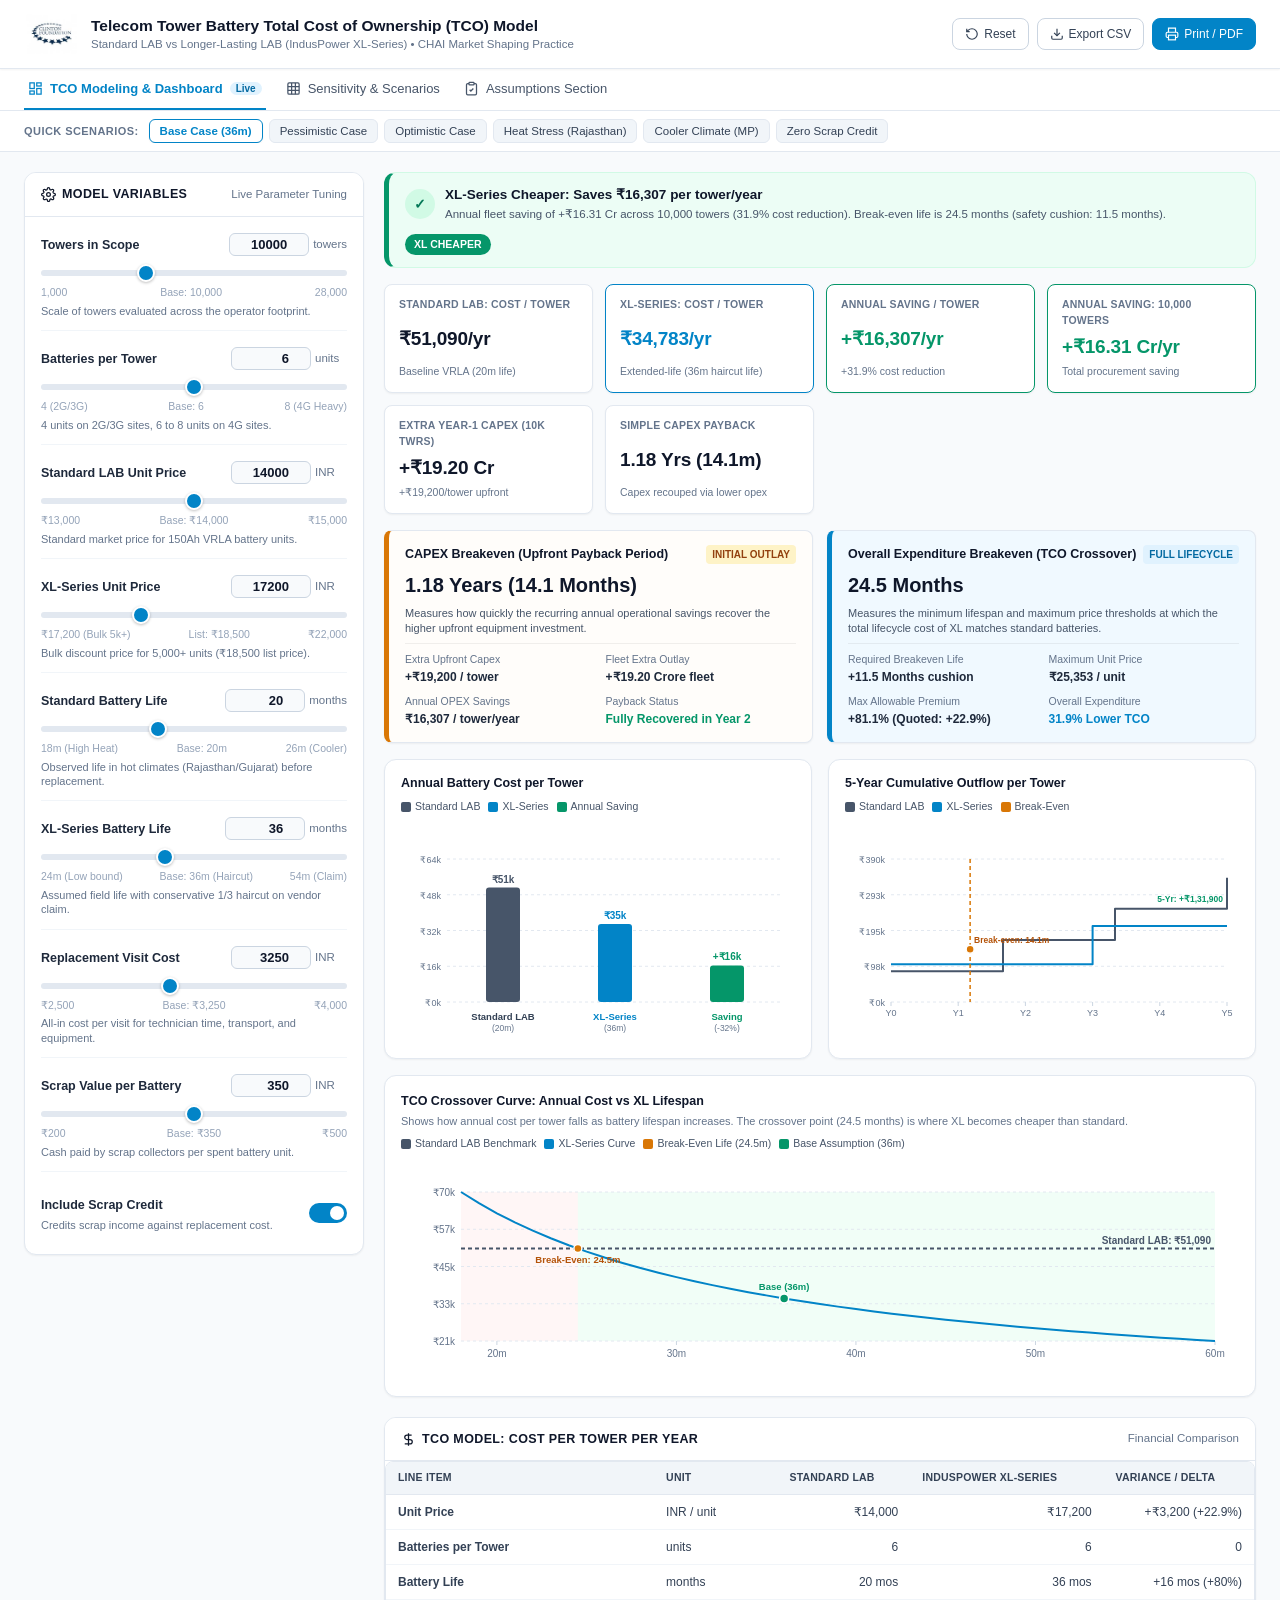
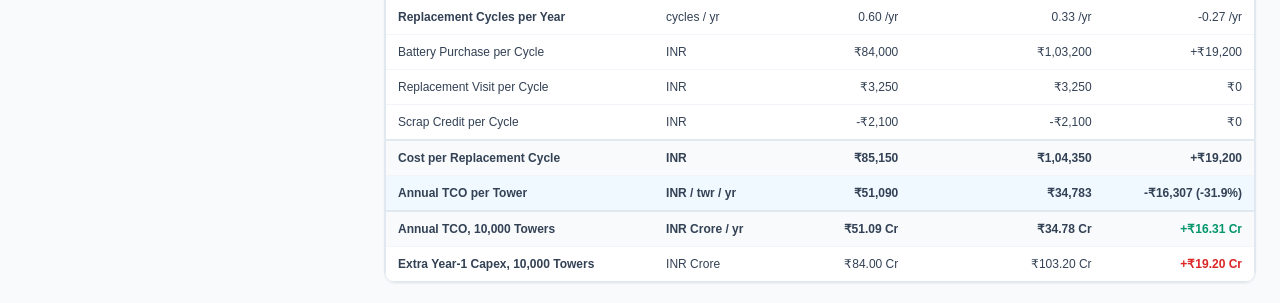
<file: index.html>
<!DOCTYPE html>
<html lang="en">
<head>
  <meta charset="UTF-8">
  <meta name="viewport" content="width=device-width, initial-scale=1.0">
  <title>Telecom Tower Battery TCO Model | CHAI Market Shaping</title>
  <link rel="stylesheet" href="styles.css">
</head>
<body>

  <!-- Header -->
  <header class="app-header">
    <div class="header-inner">
      <div class="brand-section">
        <div class="brand-logo-container">
          <img src="image.jpeg" onerror="this.src='[data-uri]'" alt="CHAI Logo" class="chai-logo">
        </div>
        <div class="brand-text">
          <h1>Telecom Tower Battery Total Cost of Ownership (TCO) Model</h1>
          <p>Standard LAB vs Longer-Lasting LAB (IndusPower XL-Series) &bull; CHAI Market Shaping Practice</p>
        </div>
      </div>

      <div class="header-actions">
        <button type="button" class="action-btn" id="btn-reset" title="Reset all inputs to base case">
          <svg width="14" height="14" viewBox="0 0 24 24" fill="none" stroke="currentColor" stroke-width="2"><path d="M3 12a9 9 0 1 0 9-9 9.75 9.75 0 0 0-6.74 2.74L3 8"/><path d="M3 3v5h5"/></svg>
          Reset
        </button>

        <button type="button" class="action-btn" id="btn-export-csv" title="Download model data as CSV">
          <svg width="14" height="14" viewBox="0 0 24 24" fill="none" stroke="currentColor" stroke-width="2"><path d="M21 15v4a2 2 0 0 1-2 2H5a2 2 0 0 1-2-2v-4"/><polyline points="7 10 12 15 17 10"/><line x1="12" y1="15" x2="12" y2="3"/></svg>
          Export CSV
        </button>

        <button type="button" class="action-btn primary" id="btn-print" title="Print report or export to PDF">
          <svg width="14" height="14" viewBox="0 0 24 24" fill="none" stroke="currentColor" stroke-width="2"><polyline points="6 9 6 2 18 2 18 9"/><path d="M6 18H4a2 2 0 0 1-2-2v-5a2 2 0 0 1 2-2h16a2 2 0 0 1 2 2v5a2 2 0 0 1-2 2h-2"/><rect x="6" y="14" width="12" height="8"/></svg>
          Print / PDF
        </button>
      </div>
    </div>
  </header>

  <!-- Navigation Tabs (3 Main Sections) -->
  <nav class="tab-nav">
    <div class="tab-nav-inner">
      <button type="button" class="tab-btn active" data-tab="tab-dashboard">
        <svg width="15" height="15" viewBox="0 0 24 24" fill="none" stroke="currentColor" stroke-width="2"><rect x="3" y="3" width="7" height="9"/><rect x="14" y="3" width="7" height="5"/><rect x="14" y="12" width="7" height="9"/><rect x="3" y="16" width="7" height="5"/></svg>
        TCO Modeling & Dashboard
        <span class="tab-badge">Live</span>
      </button>

      <button type="button" class="tab-btn" data-tab="tab-sensitivity">
        <svg width="15" height="15" viewBox="0 0 24 24" fill="none" stroke="currentColor" stroke-width="2"><rect x="3" y="3" width="18" height="18" rx="2"/><path d="M3 9h18"/><path d="M3 15h18"/><path d="M9 3v18"/><path d="M15 3v18"/></svg>
        Sensitivity & Scenarios
      </button>

      <button type="button" class="tab-btn" data-tab="tab-assumptions">
        <svg width="15" height="15" viewBox="0 0 24 24" fill="none" stroke="currentColor" stroke-width="2"><path d="M16 4h2a2 2 0 0 1 2 2v14a2 2 0 0 1-2 2H6a2 2 0 0 1-2-2V6a2 2 0 0 1 2-2h2"/><rect x="8" y="2" width="8" height="4" rx="1"/><path d="m9 14 2 2 4-4"/></svg>
        Assumptions Section
      </button>
    </div>
  </nav>

  <!-- Presets Toolbar (Positioned below the 3 tabs, hidden on Assumptions tab) -->
  <div id="preset-bar" class="preset-bar">
    <div class="preset-bar-inner">
      <span class="preset-label">Quick Scenarios:</span>
      <button type="button" class="preset-btn active" data-preset="base">Base Case (36m)</button>
      <button type="button" class="preset-btn" data-preset="pessimistic">Pessimistic Case</button>
      <button type="button" class="preset-btn" data-preset="optimistic">Optimistic Case</button>
      <button type="button" class="preset-btn" data-preset="rajasthan">Heat Stress (Rajasthan)</button>
      <button type="button" class="preset-btn" data-preset="mp">Cooler Climate (MP)</button>
      <button type="button" class="preset-btn" data-preset="cfo_strict">Zero Scrap Credit</button>
    </div>
  </div>

  <!-- Main Content -->
  <main class="app-main">

    <!-- TAB 1: TCO MODELING & DASHBOARD -->
    <div id="tab-dashboard" class="tab-content active">
      <div class="engine-layout">
        
        <!-- Left: Input Controls -->
        <aside class="card card-control-panel">
          <div class="card-header">
            <h2>
              <svg width="15" height="15" viewBox="0 0 24 24" fill="none" stroke="currentColor" stroke-width="2"><circle cx="12" cy="12" r="3"/><path d="M19.4 15a1.65 1.65 0 0 0 .33 1.82l.06.06a2 2 0 0 1 0 2.83 2 2 0 0 1-2.83 0l-.06-.06a1.65 1.65 0 0 0-1.82-.33 1.65 1.65 0 0 0-1 1.51V21a2 2 0 0 1-2 2 2 2 0 0 1-2-2v-.09A1.65 1.65 0 0 0 9 19.4a1.65 1.65 0 0 0-1.82.33l-.06.06a2 2 0 0 1-2.83 0 2 2 0 0 1 0-2.83l.06-.06a1.65 1.65 0 0 0 .33-1.82 1.65 1.65 0 0 0-1.51-1H3a2 2 0 0 1-2-2 2 2 0 0 1 2-2h.09A1.65 1.65 0 0 0 4.6 9a1.65 1.65 0 0 0-.33-1.82l-.06-.06a2 2 0 0 1 0-2.83 2 2 0 0 1 2.83 0l.06.06a1.65 1.65 0 0 0 1.82.33H9a1.65 1.65 0 0 0 1-1.51V3a2 2 0 0 1 2-2 2 2 0 0 1 2 2v.09a1.65 1.65 0 0 0 1 1.51 1.65 1.65 0 0 0 1.82-.33l.06-.06a2 2 0 0 1 2.83 0 2 2 0 0 1 0 2.83l-.06.06a1.65 1.65 0 0 0-.33 1.82V9a1.65 1.65 0 0 0 1.51 1H21a2 2 0 0 1 2 2 2 2 0 0 1-2 2h-.09a1.65 1.65 0 0 0-1.51 1z"/></svg>
              Model Variables
            </h2>
            <p>Live Parameter Tuning</p>
          </div>

          <div class="card-body">
            
            <!-- Towers in Scope -->
            <div class="control-group">
              <div class="control-header">
                <span class="control-label">Towers in Scope</span>
                <div class="control-val-display">
                  <input type="number" id="input-t-num" class="control-val-input" value="10000" min="500" max="30000" step="500">
                  <span class="control-unit">towers</span>
                </div>
              </div>
              <div class="range-wrap">
                <input type="range" id="input-t-range" min="1000" max="28000" step="500" value="10000">
                <div class="range-bounds"><span>1,000</span><span>Base: 10,000</span><span>28,000</span></div>
              </div>
              <div class="control-hint">Scale of towers evaluated across the operator footprint.</div>
            </div>

            <!-- Batteries per Tower (N) -->
            <div class="control-group">
              <div class="control-header">
                <span class="control-label">Batteries per Tower</span>
                <div class="control-val-display">
                  <input type="number" id="input-n-num" class="control-val-input" value="6" min="4" max="8" step="1">
                  <span class="control-unit">units</span>
                </div>
              </div>
              <div class="range-wrap">
                <input type="range" id="input-n-range" min="4" max="8" step="1" value="6">
                <div class="range-bounds"><span>4 (2G/3G)</span><span>Base: 6</span><span>8 (4G Heavy)</span></div>
              </div>
              <div class="control-hint">4 units on 2G/3G sites, 6 to 8 units on 4G sites.</div>
            </div>

            <!-- Standard LAB Unit Price -->
            <div class="control-group">
              <div class="control-header">
                <span class="control-label">Standard LAB Unit Price</span>
                <div class="control-val-display">
                  <input type="number" id="input-p-std-num" class="control-val-input" value="14000" min="12000" max="16000" step="250">
                  <span class="control-unit">INR</span>
                </div>
              </div>
              <div class="range-wrap">
                <input type="range" id="input-p-std-range" min="12000" max="16000" step="250" value="14000">
                <div class="range-bounds"><span>₹13,000</span><span>Base: ₹14,000</span><span>₹15,000</span></div>
              </div>
              <div class="control-hint">Standard market price for 150Ah VRLA battery units.</div>
            </div>

            <!-- XL-Series Unit Price -->
            <div class="control-group">
              <div class="control-header">
                <span class="control-label">XL-Series Unit Price</span>
                <div class="control-val-display">
                  <input type="number" id="input-p-xl-num" class="control-val-input" value="17200" min="15000" max="22000" step="100">
                  <span class="control-unit">INR</span>
                </div>
              </div>
              <div class="range-wrap">
                <input type="range" id="input-p-xl-range" min="15000" max="22000" step="100" value="17200">
                <div class="range-bounds"><span>₹17,200 (Bulk 5k+)</span><span>List: ₹18,500</span><span>₹22,000</span></div>
              </div>
              <div class="control-hint">Bulk discount price for 5,000+ units (₹18,500 list price).</div>
            </div>

            <!-- Standard Battery Life -->
            <div class="control-group">
              <div class="control-header">
                <span class="control-label">Standard Battery Life</span>
                <div class="control-val-display">
                  <input type="number" id="input-life-std-num" class="control-val-input" value="20" min="14" max="30" step="1">
                  <span class="control-unit">months</span>
                </div>
              </div>
              <div class="range-wrap">
                <input type="range" id="input-life-std-range" min="14" max="30" step="1" value="20">
                <div class="range-bounds"><span>18m (High Heat)</span><span>Base: 20m</span><span>26m (Cooler)</span></div>
              </div>
              <div class="control-hint">Observed life in hot climates (Rajasthan/Gujarat) before replacement.</div>
            </div>

            <!-- XL-Series Battery Life -->
            <div class="control-group">
              <div class="control-header">
                <span class="control-label">XL-Series Battery Life</span>
                <div class="control-val-display">
                  <input type="number" id="input-life-xl-num" class="control-val-input" value="36" min="20" max="60" step="1">
                  <span class="control-unit">months</span>
                </div>
              </div>
              <div class="range-wrap">
                <input type="range" id="input-life-xl-range" min="20" max="60" step="1" value="36">
                <div class="range-bounds"><span>24m (Low bound)</span><span>Base: 36m (Haircut)</span><span>54m (Claim)</span></div>
              </div>
              <div class="control-hint">Assumed field life with conservative 1/3 haircut on vendor claim.</div>
            </div>

            <!-- Replacement Visit Cost -->
            <div class="control-group">
              <div class="control-header">
                <span class="control-label">Replacement Visit Cost</span>
                <div class="control-val-display">
                  <input type="number" id="input-c-visit-num" class="control-val-input" value="3250" min="2000" max="5000" step="250">
                  <span class="control-unit">INR</span>
                </div>
              </div>
              <div class="range-wrap">
                <input type="range" id="input-c-visit-range" min="2000" max="5000" step="250" value="3250">
                <div class="range-bounds"><span>₹2,500</span><span>Base: ₹3,250</span><span>₹4,000</span></div>
              </div>
              <div class="control-hint">All-in cost per visit for technician time, transport, and equipment.</div>
            </div>

            <!-- Scrap Value per Battery -->
            <div class="control-group">
              <div class="control-header">
                <span class="control-label">Scrap Value per Battery</span>
                <div class="control-val-display">
                  <input type="number" id="input-s-num" class="control-val-input" value="350" min="200" max="500" step="25">
                  <span class="control-unit">INR</span>
                </div>
              </div>
              <div class="range-wrap">
                <input type="range" id="input-s-range" min="200" max="500" step="25" value="350">
                <div class="range-bounds"><span>₹200</span><span>Base: ₹350</span><span>₹500</span></div>
              </div>
              <div class="control-hint">Cash paid by scrap collectors per spent battery unit.</div>
            </div>

            <!-- Scrap Credit Toggle -->
            <div class="toggle-wrap">
              <div>
                <span class="control-label">Include Scrap Credit</span>
                <div class="control-hint">Credits scrap income against replacement cost.</div>
              </div>
              <label class="switch">
                <input type="checkbox" id="toggle-scrap" checked>
                <span class="slider-round"></span>
              </label>
            </div>

          </div>
        </aside>

        <!-- Right: Dashboard & Visuals -->
        <section class="dashboard-main">
          
          <!-- Live Verdict Banner -->
          <div id="verdict-banner" class="verdict-banner success">
            <div class="verdict-main">
              <div id="verdict-icon" class="verdict-icon">&#10003;</div>
              <div>
                <div id="verdict-title" class="verdict-title">XL-Series Cheaper: Saves ₹16,307 per tower/year</div>
                <div id="verdict-subtitle" class="verdict-subtitle">Annual fleet saving of ₹16.31 Cr across 10,000 towers (31.9% cost reduction). Break-even life is 24.5 months (safety cushion: 11.5 months).</div>
              </div>
            </div>
            <div id="verdict-pill" class="verdict-pill">XL CHEAPER</div>
          </div>

          <!-- Top KPI Cards Grid -->
          <div class="kpi-grid">
            
            <div class="kpi-card">
              <span class="kpi-label">Standard LAB: Cost / Tower</span>
              <span id="kpi-std-tco" class="kpi-value">₹51,090/yr</span>
              <span class="kpi-sub">Baseline VRLA (20m life)</span>
            </div>

            <div class="kpi-card highlight">
              <span class="kpi-label">XL-Series: Cost / Tower</span>
              <span id="kpi-xl-tco" class="kpi-value">₹34,783/yr</span>
              <span class="kpi-sub">Extended-life (36m haircut life)</span>
            </div>

            <div id="card-saving-tower" class="kpi-card positive">
              <span class="kpi-label">Annual Saving / Tower</span>
              <span id="kpi-saving-tower" class="kpi-value">+₹16,307/yr</span>
              <span id="kpi-saving-pct" class="kpi-sub">+31.9% cost reduction</span>
            </div>

            <div id="card-saving-fleet" class="kpi-card positive">
              <span class="kpi-label">Annual Saving: 10,000 Towers</span>
              <span id="kpi-saving-fleet" class="kpi-value">+₹16.31 Cr/yr</span>
              <span class="kpi-sub">Total procurement saving</span>
            </div>

            <div class="kpi-card">
              <span class="kpi-label">Extra Year-1 Capex (10k Twrs)</span>
              <span id="kpi-capex-hurdle" class="kpi-value">+₹19.20 Cr</span>
              <span id="kpi-capex-sub" class="kpi-sub">+₹19,200/tower initial outlay</span>
            </div>

            <div class="kpi-card">
              <span class="kpi-label">Simple Capex Payback</span>
              <span id="kpi-payback" class="kpi-value">1.18 Yrs (14.1 Mos)</span>
              <span class="kpi-sub">Capex recouped via lower opex</span>
            </div>

          </div>

          <!-- Separate Breakeven Callout Cards: CAPEX vs Overall Expenditure -->
          <div class="breakeven-callout-grid">
            
            <!-- Card A: CAPEX Breakeven -->
            <div class="breakeven-card capex">
              <div class="breakeven-title">
                <span>CAPEX Breakeven (Upfront Payback Period)</span>
                <span class="breakeven-badge">Initial Outlay</span>
              </div>
              <div id="be-capex-payback-main" class="breakeven-main-stat">1.18 Years (14.1 Months)</div>
              <div class="breakeven-desc">
                Measures how quickly the recurring annual operational savings recover the higher upfront equipment investment.
              </div>
              <div class="breakeven-metrics">
                <div>
                  <div class="breakeven-metric-label">Extra Upfront Capex</div>
                  <div id="be-capex-outlay-twr" class="breakeven-metric-val">+₹19,200 / tower</div>
                </div>
                <div>
                  <div class="breakeven-metric-label">Fleet Extra Outlay</div>
                  <div id="be-capex-outlay-flt" class="breakeven-metric-val">+₹19.20 Crore</div>
                </div>
                <div>
                  <div class="breakeven-metric-label">Annual OPEX Savings</div>
                  <div id="be-capex-annual-save" class="breakeven-metric-val">₹16,307 / tower/yr</div>
                </div>
                <div>
                  <div class="breakeven-metric-label">Payback Status</div>
                  <div class="breakeven-metric-val" style="color:var(--color-saving);">Fully Recovered in Year 2</div>
                </div>
              </div>
            </div>

            <!-- Card B: Overall Expenditure Breakeven -->
            <div class="breakeven-card overall">
              <div class="breakeven-title">
                <span>Overall Expenditure Breakeven (TCO Crossover)</span>
                <span class="breakeven-badge">Full Lifecycle</span>
              </div>
              <div id="be-overall-life-main" class="breakeven-main-stat">24.5 Months</div>
              <div class="breakeven-desc">
                Measures the minimum lifespan and maximum price thresholds at which the total lifecycle cost of XL matches standard batteries.
              </div>
              <div class="breakeven-metrics">
                <div>
                  <div class="breakeven-metric-label">Required Breakeven Life</div>
                  <div id="be-overall-life-margin" class="breakeven-metric-val">+11.5 Months cushion</div>
                </div>
                <div>
                  <div class="breakeven-metric-label">Maximum Unit Price</div>
                  <div id="be-overall-price-main" class="breakeven-metric-val">₹25,353 / unit</div>
                </div>
                <div>
                  <div class="breakeven-metric-label">Max Allowable Premium</div>
                  <div id="be-overall-prem-main" class="breakeven-metric-val">+81.1% (Quoted: +22.9%)</div>
                </div>
                <div>
                  <div class="breakeven-metric-label">Overall Expenditure</div>
                  <div class="breakeven-metric-val" style="color:var(--color-xl);">31.9% Lower TCO</div>
                </div>
              </div>
            </div>

          </div>

          <!-- Charts Grid -->
          <div class="charts-grid">
            
            <!-- Chart 1: Cost per Tower Breakdown -->
            <div class="chart-card">
              <div class="chart-header">
                <span class="chart-title">Annual Battery Cost per Tower</span>
                <div class="chart-legend">
                  <span class="legend-item"><span class="legend-color" style="background:#475569;"></span> Standard LAB</span>
                  <span class="legend-item"><span class="legend-color" style="background:#0284c7;"></span> XL-Series</span>
                  <span class="legend-item"><span class="legend-color" style="background:#059669;"></span> Annual Saving</span>
                </div>
              </div>
              <div id="chart-cost-breakdown" class="svg-chart-container"></div>
            </div>

            <!-- Chart 2: 5-Year Cumulative Outflow -->
            <div class="chart-card">
              <div class="chart-header">
                <span class="chart-title">5-Year Cumulative Outflow per Tower</span>
                <div class="chart-legend">
                  <span class="legend-item"><span class="legend-color" style="background:#475569;"></span> Standard LAB</span>
                  <span class="legend-item"><span class="legend-color" style="background:#0284c7;"></span> XL-Series</span>
                  <span class="legend-item"><span class="legend-color" style="background:#d97706;"></span> Break-Even</span>
                </div>
              </div>
              <div id="chart-payback-curve" class="svg-chart-container"></div>
            </div>

          </div>

          <!-- Chart 3: Lifespan Crossover Sensitivity Curve -->
          <div class="chart-card" style="margin-bottom: 20px;">
            <div class="chart-header">
              <div>
                <span class="chart-title">TCO Crossover Curve: Annual Cost vs XL Lifespan</span>
                <p style="font-size: 11px; color: var(--slate-500); margin-top: 2px;">Shows how annual cost per tower falls as battery lifespan increases. The crossover point (24.5 months) is where XL becomes cheaper than standard.</p>
              </div>
              <div class="chart-legend">
                <span class="legend-item"><span class="legend-color" style="background:#475569;"></span> Standard LAB Benchmark</span>
                <span class="legend-item"><span class="legend-color" style="background:#0284c7;"></span> XL-Series Curve</span>
                <span class="legend-item"><span class="legend-color" style="background:#d97706;"></span> Break-Even Life (24.5m)</span>
                <span class="legend-item"><span class="legend-color" style="background:#059669;"></span> Base Assumption (36m)</span>
              </div>
            </div>
            <div id="chart-crossover-curve" class="svg-chart-container" style="height: 220px;"></div>
          </div>

          <!-- Table: 5 Columns, Note column removed as requested -->
          <div class="card">
            <div class="card-header">
              <h2>
                <svg width="15" height="15" viewBox="0 0 24 24" fill="none" stroke="currentColor" stroke-width="2"><path d="M12 2v20M17 5H9.5a3.5 3.5 0 0 0 0 7h5a3.5 3.5 0 0 1 0 7H6"/></svg>
                TCO Model: Cost per Tower per Year
              </h2>
              <p>Financial Comparison</p>
            </div>
            
            <div class="table-wrap">
              <table class="data-table">
                <thead>
                  <tr>
                    <th>Line Item</th>
                    <th>Unit</th>
                    <th>Standard LAB</th>
                    <th>IndusPower XL-Series</th>
                    <th>Variance / Delta</th>
                  </tr>
                </thead>
                <tbody>
                  <tr>
                    <td><strong>Unit Price</strong></td>
                    <td>INR / unit</td>
                    <td id="tbl-p-std" class="num">₹14,000</td>
                    <td id="tbl-p-xl" class="num">₹17,200</td>
                    <td id="tbl-p-delta" class="num">+₹3,200 (+22.9%)</td>
                  </tr>
                  <tr>
                    <td><strong>Batteries per Tower</strong></td>
                    <td>units</td>
                    <td id="tbl-n-std" class="num">6</td>
                    <td id="tbl-n-xl" class="num">6</td>
                    <td class="num">0</td>
                  </tr>
                  <tr>
                    <td><strong>Battery Life</strong></td>
                    <td>months</td>
                    <td id="tbl-life-std" class="num">20 mos</td>
                    <td id="tbl-life-xl" class="num">36 mos</td>
                    <td id="tbl-life-delta" class="num">+16 mos (+80%)</td>
                  </tr>
                  <tr>
                    <td><strong>Replacement Cycles per Year</strong></td>
                    <td>cycles / yr</td>
                    <td id="tbl-freq-std" class="num">0.60 /yr</td>
                    <td id="tbl-freq-xl" class="num">0.33 /yr</td>
                    <td id="tbl-freq-delta" class="num">-0.27 /yr</td>
                  </tr>
                  <tr>
                    <td>Battery Purchase per Cycle</td>
                    <td>INR</td>
                    <td id="tbl-bat-std" class="num">₹84,000</td>
                    <td id="tbl-bat-xl" class="num">₹1,03,200</td>
                    <td class="num">+₹19,200</td>
                  </tr>
                  <tr>
                    <td>Replacement Visit per Cycle</td>
                    <td>INR</td>
                    <td id="tbl-vis-std" class="num">₹3,250</td>
                    <td id="tbl-vis-xl" class="num">₹3,250</td>
                    <td class="num">₹0</td>
                  </tr>
                  <tr>
                    <td>Scrap Credit per Cycle</td>
                    <td>INR</td>
                    <td id="tbl-scr-std" class="num">-₹2,100</td>
                    <td id="tbl-scr-xl" class="num">-₹2,100</td>
                    <td class="num">₹0</td>
                  </tr>
                  <tr class="total-row">
                    <td><strong>Cost per Replacement Cycle</strong></td>
                    <td>INR</td>
                    <td id="tbl-cyc-std" class="num">₹85,150</td>
                    <td id="tbl-cyc-xl" class="num">₹1,04,350</td>
                    <td id="tbl-cyc-delta" class="num">+₹19,200</td>
                  </tr>
                  <tr class="highlight-row">
                    <td><strong>Annual TCO per Tower</strong></td>
                    <td>INR / twr / yr</td>
                    <td id="tbl-tco-std" class="num">₹51,090</td>
                    <td id="tbl-tco-xl" class="num">₹34,783</td>
                    <td id="tbl-tco-delta" class="num">-₹16,307 (-31.9%)</td>
                  </tr>
                  <tr class="total-row">
                    <td><strong>Annual TCO, 10,000 Towers</strong></td>
                    <td>INR Crore / yr</td>
                    <td id="tbl-flt-std" class="num">₹51.09 Cr</td>
                    <td id="tbl-flt-xl" class="num">₹34.78 Cr</td>
                    <td id="tbl-flt-delta" class="num" style="color:#059669; font-weight:700;">+₹16.31 Cr / yr</td>
                  </tr>
                  <tr>
                    <td><strong>Extra Year-1 Capex, 10,000 Towers</strong></td>
                    <td>INR Crore</td>
                    <td class="num">₹84.00 Cr</td>
                    <td class="num">₹103.20 Cr</td>
                    <td id="tbl-cfo-capex" class="num" style="color:#dc2626; font-weight:700;">+₹19.20 Cr</td>
                  </tr>
                </tbody>
              </table>
            </div>
          </div>

        </section>

      </div>
    </div>


    <!-- TAB 2: SENSITIVITY & SCENARIOS -->
    <div id="tab-sensitivity" class="tab-content">
      
      <!-- Explicit Callout of the Least Confident Variables -->
      <div class="uncertainty-box">
        <div class="uncertainty-title">
          <svg width="16" height="16" viewBox="0 0 24 24" fill="none" stroke="currentColor" stroke-width="2"><path d="m21.73 18-8-14a2 2 0 0 0-3.48 0l-8 14A2 2 0 0 0 4 21h16a2 2 0 0 0 1.73-3Z"/><line x1="12" y1="9" x2="12" y2="13"/><line x1="12" y1="17" x2="12.01" y2="17"/></svg>
          Key Model Uncertainties: The Two Least Confident Variables
        </div>
        <div class="uncertainty-grid">
          <div class="uncertainty-item">
            <strong>1. Effective Battery Lifespan in Field Conditions (Base: 36 Months)</strong>
            The supplier claims a 48 to 60 month lifespan based on 1,200 cycles in controlled conditions. However, high ambient temperatures above 40&deg;C in states like Rajasthan and Gujarat degrade batteries significantly faster than laboratory ratings. Our model applies a conservative one-third haircut down to 36 months, but full real-world lifespan data is not yet proven.
          </div>
          <div class="uncertainty-item">
            <strong>2. Number of Batteries per Tower (Base: 6 Units)</strong>
            Tower configurations vary widely across networks: 2G/3G sites typically use 4 battery units, while heavier 4G sites use 6 to 8 units. The exact string size across the operator's fleet is unconfirmed. While this variable scales the total rupee savings, our sensitivity analysis proves it does not alter the break-even lifespan threshold.
          </div>
        </div>
      </div>

      <!-- Sensitivity Grid 1 -->
      <div class="heatmap-container">
        <div class="heatmap-header">
          <div class="heatmap-title-row">
            <div class="heatmap-title">Sensitivity Grid 1: Battery Lifespan vs Batteries per Tower</div>
            <div class="heatmap-legend">
              <span class="legend-item"><span class="heat-swatch heat-deep-pos"></span> Large Saving</span>
              <span class="legend-item"><span class="heat-swatch heat-sub-pos"></span> Positive Saving</span>
              <span class="legend-item"><span class="heat-swatch heat-neutral"></span> Break-Even</span>
              <span class="legend-item"><span class="heat-swatch heat-low-neg"></span> Standard Cheaper</span>
            </div>
          </div>
          <div class="table-desc-text">
            <strong>What this table shows:</strong> Evaluates the annual procurement saving per tower (INR) across varying battery lifespans (rows) and string configurations (columns), keeping unit prices at base values (₹14,000 standard vs ₹17,200 XL). Positive green numbers indicate the longer-lasting battery is cheaper; negative red numbers indicate standard batteries are cheaper.
          </div>
        </div>

        <div class="table-wrap">
          <table class="heatmap-table">
            <thead>
              <tr>
                <th class="axis-label" style="text-align:left;">XL Battery Life &darr; | Batteries per Tower &rarr;</th>
                <th>4 units (2G/3G)</th>
                <th>5 units</th>
                <th>6 units (Base)</th>
                <th>7 units</th>
                <th>8 units (4G Heavy)</th>
              </tr>
            </thead>
            <tbody id="heatmap1-body"></tbody>
          </table>
        </div>
        <div class="table-takeaway">
          <strong>Key Insight:</strong> Across all battery string configurations (4 to 8 units), the break-even point remains stable between 24.4 and 24.7 months. The number of batteries per tower changes the total rupee amount saved, but does not alter whether switching is financially viable.
        </div>
      </div>

      <!-- Sensitivity Grid 2 -->
      <div class="heatmap-container">
        <div class="heatmap-header">
          <div class="heatmap-title-row">
            <div class="heatmap-title">Sensitivity Grid 2: Battery Lifespan vs Purchase Price of Longer-Lasting Battery</div>
            <div class="heatmap-legend">
              <span class="legend-item"><span class="heat-swatch heat-deep-pos"></span> XL Cheaper</span>
              <span class="legend-item"><span class="heat-swatch heat-neutral"></span> Break-Even</span>
              <span class="legend-item"><span class="heat-swatch heat-deep-neg"></span> Standard Cheaper</span>
            </div>
          </div>
          <div class="table-desc-text">
            <strong>What this table shows:</strong> Tests the price tolerance of the longer-lasting battery (columns) across different lifespan outcomes (rows), assuming 6 batteries per tower and a standard battery price of ₹14,000.
          </div>
        </div>

        <div class="table-wrap">
          <table class="heatmap-table">
            <thead>
              <tr>
                <th class="axis-label" style="text-align:left;">XL Battery Life &darr; | XL Unit Price &rarr;</th>
                <th>₹15,000</th>
                <th>₹16,000</th>
                <th>₹17,200 (Bulk Quote)</th>
                <th>₹18,500 (List Price)</th>
                <th>₹20,000</th>
                <th>₹22,000</th>
                <th>₹25,000</th>
              </tr>
            </thead>
            <tbody id="heatmap2-body"></tbody>
          </table>
        </div>
        <div class="table-takeaway">
          <strong>Key Insight:</strong> At our conservative base assumption of 36 months, the longer-lasting battery remains cheaper even if the supplier refuses discounts and charges the full ₹18,500 list price (saving ₹13,707 per tower/year). The battery remains cost-effective up to ₹25,353 per unit.
        </div>
      </div>

      <!-- Sensitivity Grid 3 -->
      <div class="heatmap-container">
        <div class="heatmap-header">
          <div class="heatmap-title-row">
            <div class="heatmap-title">Sensitivity Grid 3: Operating Climate (Standard Life) vs Longer-Lasting Battery Life</div>
          </div>
          <div class="table-desc-text">
            <strong>What this table shows:</strong> Compares standard battery lifespan across different operating climates (rows)—from hot clusters like Rajasthan and Gujarat (18 to 20 months) to cooler states like Madhya Pradesh (24 to 26 months)—against varying longer-lasting battery lifespans (columns).
          </div>
        </div>

        <div class="table-wrap">
          <table class="heatmap-table">
            <thead>
              <tr>
                <th class="axis-label" style="text-align:left;">Standard Life (Climate Zone) &darr; | XL Battery Life &rarr;</th>
                <th>24 months</th>
                <th>30 months</th>
                <th>36 months (Base)</th>
                <th>42 months</th>
                <th>48 months</th>
                <th>54 months</th>
              </tr>
            </thead>
            <tbody id="heatmap3-body"></tbody>
          </table>
        </div>
        <div class="table-takeaway">
          <strong>Key Insight:</strong> Financial savings are greatest in high-temperature regions where standard batteries fail rapidly (saving ₹16,307 to ₹21,983 per tower). In cooler regions where standard batteries last 26 months, savings are narrower (₹4,517 per tower), showing that tower operators should prioritize high-heat clusters for initial deployment.
        </div>
      </div>

      <!-- Scenarios Table -->
      <div class="card" style="margin-bottom: 24px;">
        <div class="card-header">
          <h2>
            <svg width="15" height="15" viewBox="0 0 24 24" fill="none" stroke="currentColor" stroke-width="2"><path d="M21 16V8a2 2 0 0 0-1-1.73l-7-4a2 2 0 0 0-2 0l-7 4A2 2 0 0 0 3 8v8a2 2 0 0 0 1 1.73l7 4a2 2 0 0 0 2 0l7-4A2 2 0 0 0 21 16z"/></svg>
            Outer Bounds Scenario Comparison
          </h2>
          <p>Worst-Case vs Base Case vs Best-Case Financial Outcomes</p>
        </div>
        
        <div class="table-wrap">
          <table class="data-table">
            <thead>
              <tr>
                <th>Model Input / Output Metric</th>
                <th>Pessimistic Case (Adverse Bounds)</th>
                <th>Base Case Assumption</th>
                <th>Optimistic Case (Favorable Bounds)</th>
                <th>Active Live Settings</th>
              </tr>
            </thead>
            <tbody>
              <tr>
                <td>Batteries per Tower</td>
                <td>4 units</td>
                <td>6 units</td>
                <td>8 units</td>
                <td>Linked to controls</td>
              </tr>
              <tr>
                <td>Standard Battery Unit Price</td>
                <td>₹13,000</td>
                <td>₹14,000</td>
                <td>₹15,000</td>
                <td>Linked to controls</td>
              </tr>
              <tr>
                <td>XL-Series Battery Unit Price</td>
                <td>₹18,500 (List)</td>
                <td>₹17,200 (Bulk)</td>
                <td>₹17,200 (Bulk)</td>
                <td>Linked to controls</td>
              </tr>
              <tr>
                <td>Standard Battery Lifespan</td>
                <td>24 months</td>
                <td>20 months</td>
                <td>18 months</td>
                <td>Linked to controls</td>
              </tr>
              <tr>
                <td>XL-Series Battery Lifespan</td>
                <td>24 months</td>
                <td>36 months</td>
                <td>54 months</td>
                <td>Linked to controls</td>
              </tr>
              <tr>
                <td>Replacement Visit Cost</td>
                <td>₹2,500</td>
                <td>₹3,250</td>
                <td>₹4,000</td>
                <td>Linked to controls</td>
              </tr>
              <tr class="total-row">
                <td><strong>Annual Cost per Tower: Standard</strong></td>
                <td id="scen-pess-tco-std">₹26,450</td>
                <td id="scen-base-tco-std">₹51,090</td>
                <td id="scen-opt-tco-std">₹81,067</td>
                <td id="scen-curr-tco-std">₹51,090</td>
              </tr>
              <tr class="total-row">
                <td><strong>Annual Cost per Tower: XL-Series</strong></td>
                <td id="scen-pess-tco-xl">₹37,450</td>
                <td id="scen-base-tco-xl">₹34,783</td>
                <td id="scen-opt-tco-xl">₹30,933</td>
                <td id="scen-curr-tco-xl">₹34,783</td>
              </tr>
              <tr class="highlight-row">
                <td><strong>Annual Saving per Tower</strong></td>
                <td id="scen-pess-sav-twr" style="color:#dc2626;">-₹11,000</td>
                <td id="scen-base-sav-twr" style="color:#059669;">+₹16,307</td>
                <td id="scen-opt-sav-twr" style="color:#059669;">+₹50,133</td>
                <td id="scen-curr-sav-twr">+₹16,307</td>
              </tr>
              <tr class="highlight-row">
                <td><strong>Fleet Annual Saving: 10,000 Towers</strong></td>
                <td id="scen-pess-sav-flt" style="color:#dc2626;">-₹11.00 Cr / yr</td>
                <td id="scen-base-sav-flt" style="color:#059669;">+₹16.31 Cr / yr</td>
                <td id="scen-opt-sav-flt" style="color:#059669;">+₹50.13 Cr / yr</td>
                <td id="scen-curr-sav-flt">+₹16.31 Cr / yr</td>
              </tr>
              <tr>
                <td>Extra Year-1 Capex (10,000 Towers)</td>
                <td id="scen-pess-capex">+₹22.00 Cr</td>
                <td id="scen-base-capex">+₹19.20 Cr</td>
                <td id="scen-opt-capex">+₹17.60 Cr</td>
                <td id="scen-curr-capex">+₹19.20 Cr</td>
              </tr>
              <tr>
                <td>XL Lifespan Needed to Break Even</td>
                <td id="scen-pess-be">33.98 months</td>
                <td id="scen-base-be">24.51 months</td>
                <td id="scen-opt-be">20.61 months</td>
                <td id="scen-curr-be">24.51 months</td>
              </tr>
              <tr class="total-row">
                <td><strong>Financial Verdict</strong></td>
                <td id="scen-pess-verdict" style="color:#dc2626;">Standard Cheaper</td>
                <td id="scen-base-verdict" style="color:#059669;">XL Cheaper</td>
                <td id="scen-opt-verdict" style="color:#059669;">XL Cheaper</td>
                <td id="scen-curr-verdict" style="color:#059669;">XL Cheaper</td>
              </tr>
            </tbody>
          </table>
        </div>
      </div>

    </div>


    <!-- TAB 3: ASSUMPTIONS SECTION -->
    <div id="tab-assumptions" class="tab-content">
      
      <!-- Table 1: Model Input Assumptions (Plain English sentences, no source/confidence/notes) -->
      <div class="card" style="margin-bottom: 24px;">
        <div class="card-header">
          <h2>
            <svg width="15" height="15" viewBox="0 0 24 24" fill="none" stroke="currentColor" stroke-width="2"><path d="M14 2H6a2 2 0 0 0-2 2v16a2 2 0 0 0 2 2h12a2 2 0 0 0 2-2V8z"/><polyline points="14 2 14 8 20 8"/></svg>
            Model Input Variables
          </h2>
          <p>Core Model Parameters</p>
        </div>

        <div class="table-wrap">
          <table class="data-table">
            <thead>
              <tr>
                <th>Assumption</th>
                <th>Unit</th>
                <th>Base Case</th>
                <th>Low Range</th>
                <th>High Range</th>
              </tr>
            </thead>
            <tbody>
              <tr>
                <td class="plain-sentence-cell">The telecom tower operator manages an evaluation fleet of 10,000 towers.</td>
                <td>towers</td>
                <td class="num">10,000</td>
                <td class="num">10,000</td>
                <td class="num">10,000</td>
              </tr>
              <tr>
                <td class="plain-sentence-cell">Each telecom tower site operates with 6 battery units in its backup power string.</td>
                <td>units/tower</td>
                <td class="num">6</td>
                <td class="num">4</td>
                <td class="num">8</td>
              </tr>
              <tr>
                <td class="plain-sentence-cell">The unit purchase price for a standard 150Ah lead-acid battery is ₹14,000.</td>
                <td>INR/unit</td>
                <td class="num">14,000</td>
                <td class="num">13,000</td>
                <td class="num">15,000</td>
              </tr>
              <tr>
                <td class="plain-sentence-cell">The unit purchase price for an extended-life XL-Series battery is ₹17,200 for orders of 5,000 or more units.</td>
                <td>INR/unit</td>
                <td class="num">17,200</td>
                <td class="num">17,200</td>
                <td class="num">18,500</td>
              </tr>
              <tr>
                <td class="plain-sentence-cell">A standard battery operating in high-temperature regions lasts an average of 20 months before needing replacement.</td>
                <td>months</td>
                <td class="num">20</td>
                <td class="num">18</td>
                <td class="num">24</td>
              </tr>
              <tr>
                <td class="plain-sentence-cell">An extended-life XL-Series battery is assumed to achieve an effective lifespan of 36 months under Indian field conditions.</td>
                <td>months</td>
                <td class="num">36</td>
                <td class="num">24</td>
                <td class="num">54</td>
              </tr>
              <tr>
                <td class="plain-sentence-cell">The all-in cost for a field technician visit to replace batteries is ₹3,250 per tower visit.</td>
                <td>INR/visit</td>
                <td class="num">3,250</td>
                <td class="num">2,500</td>
                <td class="num">4,000</td>
              </tr>
              <tr>
                <td class="plain-sentence-cell">The cash scrap value received from collectors for each spent battery replaced at the site is ₹350.</td>
                <td>INR/unit</td>
                <td class="num">350</td>
                <td class="num">300</td>
                <td class="num">400</td>
              </tr>
              <tr>
                <td class="plain-sentence-cell">Scrap value income is included as an operational cash credit that reduces net replacement expenses.</td>
                <td>flag</td>
                <td class="num">Yes (1)</td>
                <td class="num">No (0)</td>
                <td class="num">Yes (1)</td>
              </tr>
            </tbody>
          </table>
        </div>
      </div>

      <!-- Table 2: Operational / Structural Assumptions (Plain English sentences only) -->
      <div class="card">
        <div class="card-header">
          <h2>
            <svg width="15" height="15" viewBox="0 0 24 24" fill="none" stroke="currentColor" stroke-width="2"><path d="M12 20h9"/><path d="M16.5 3.5a2.121 2.121 0 0 1 3 3L7 19l-4 1 1-4L16.5 3.5z"/></svg>
            Operational Assumptions
          </h2>
          <p>Structural Modeling Rules</p>
        </div>

        <div class="table-wrap">
          <table class="data-table">
            <thead>
              <tr>
                <th style="width: 50px;">#</th>
                <th>Operational Assumption</th>
              </tr>
            </thead>
            <tbody>
              <tr>
                <td style="font-weight:700;">1</td>
                <td class="plain-sentence-cell">All battery units at a tower site are replaced together in a single technician visit at the end of each operating cycle.</td>
              </tr>
              <tr>
                <td style="font-weight:700;">2</td>
                <td class="plain-sentence-cell">Batteries are replaced when usable capacity drops below the operator's working threshold, which is identical for both options.</td>
              </tr>
              <tr>
                <td style="font-weight:700;">3</td>
                <td class="plain-sentence-cell">Financial figures are evaluated on a nominal annual basis without general price inflation or discounting.</td>
              </tr>
              <tr>
                <td style="font-weight:700;">4</td>
                <td class="plain-sentence-cell">Scrap income is earned for every replaced battery unit and is identical per unit for both battery options.</td>
              </tr>
              <tr>
                <td style="font-weight:700;">5</td>
                <td class="plain-sentence-cell">Technician labor, transport, and equipment costs per replacement visit are identical for installing both types of batteries.</td>
              </tr>
              <tr>
                <td style="font-weight:700;">6</td>
                <td class="plain-sentence-cell">Batteries are assumed to achieve their stated operating life on average without premature random cell failures.</td>
              </tr>
              <tr>
                <td style="font-weight:700;">7</td>
                <td class="plain-sentence-cell">Both battery types have a 150Ah capacity rating and deliver equivalent usable power backup to the telecom tower.</td>
              </tr>
              <tr>
                <td style="font-weight:700;">8</td>
                <td class="plain-sentence-cell">Environmental and health impacts from battery recycling are excluded to keep the financial evaluation strictly focused on procurement costs.</td>
              </tr>
              <tr>
                <td style="font-weight:700;">9</td>
                <td class="plain-sentence-cell">Taxes, freight, and standard installation are excluded from the model and assumed equal across both battery options.</td>
              </tr>
              <tr>
                <td style="font-weight:700;">10</td>
                <td class="plain-sentence-cell">The standard battery lifespan of 20 months in high-temperature regions is applied across the evaluation fleet.</td>
              </tr>
              <tr>
                <td style="font-weight:700;">11</td>
                <td class="plain-sentence-cell">The bulk purchase price of ₹17,200 applies to the full 10,000-tower deployment because total order volume exceeds 5,000 units.</td>
              </tr>
              <tr>
                <td style="font-weight:700;">12</td>
                <td class="plain-sentence-cell">Performance data from ongoing field deployments is not used to adjust the baseline lifespan assumption until complete failure data is available.</td>
              </tr>
            </tbody>
          </table>
        </div>
      </div>

    </div>

  </main>

  <script src="app.js"></script>
</body>
</html>
</file>
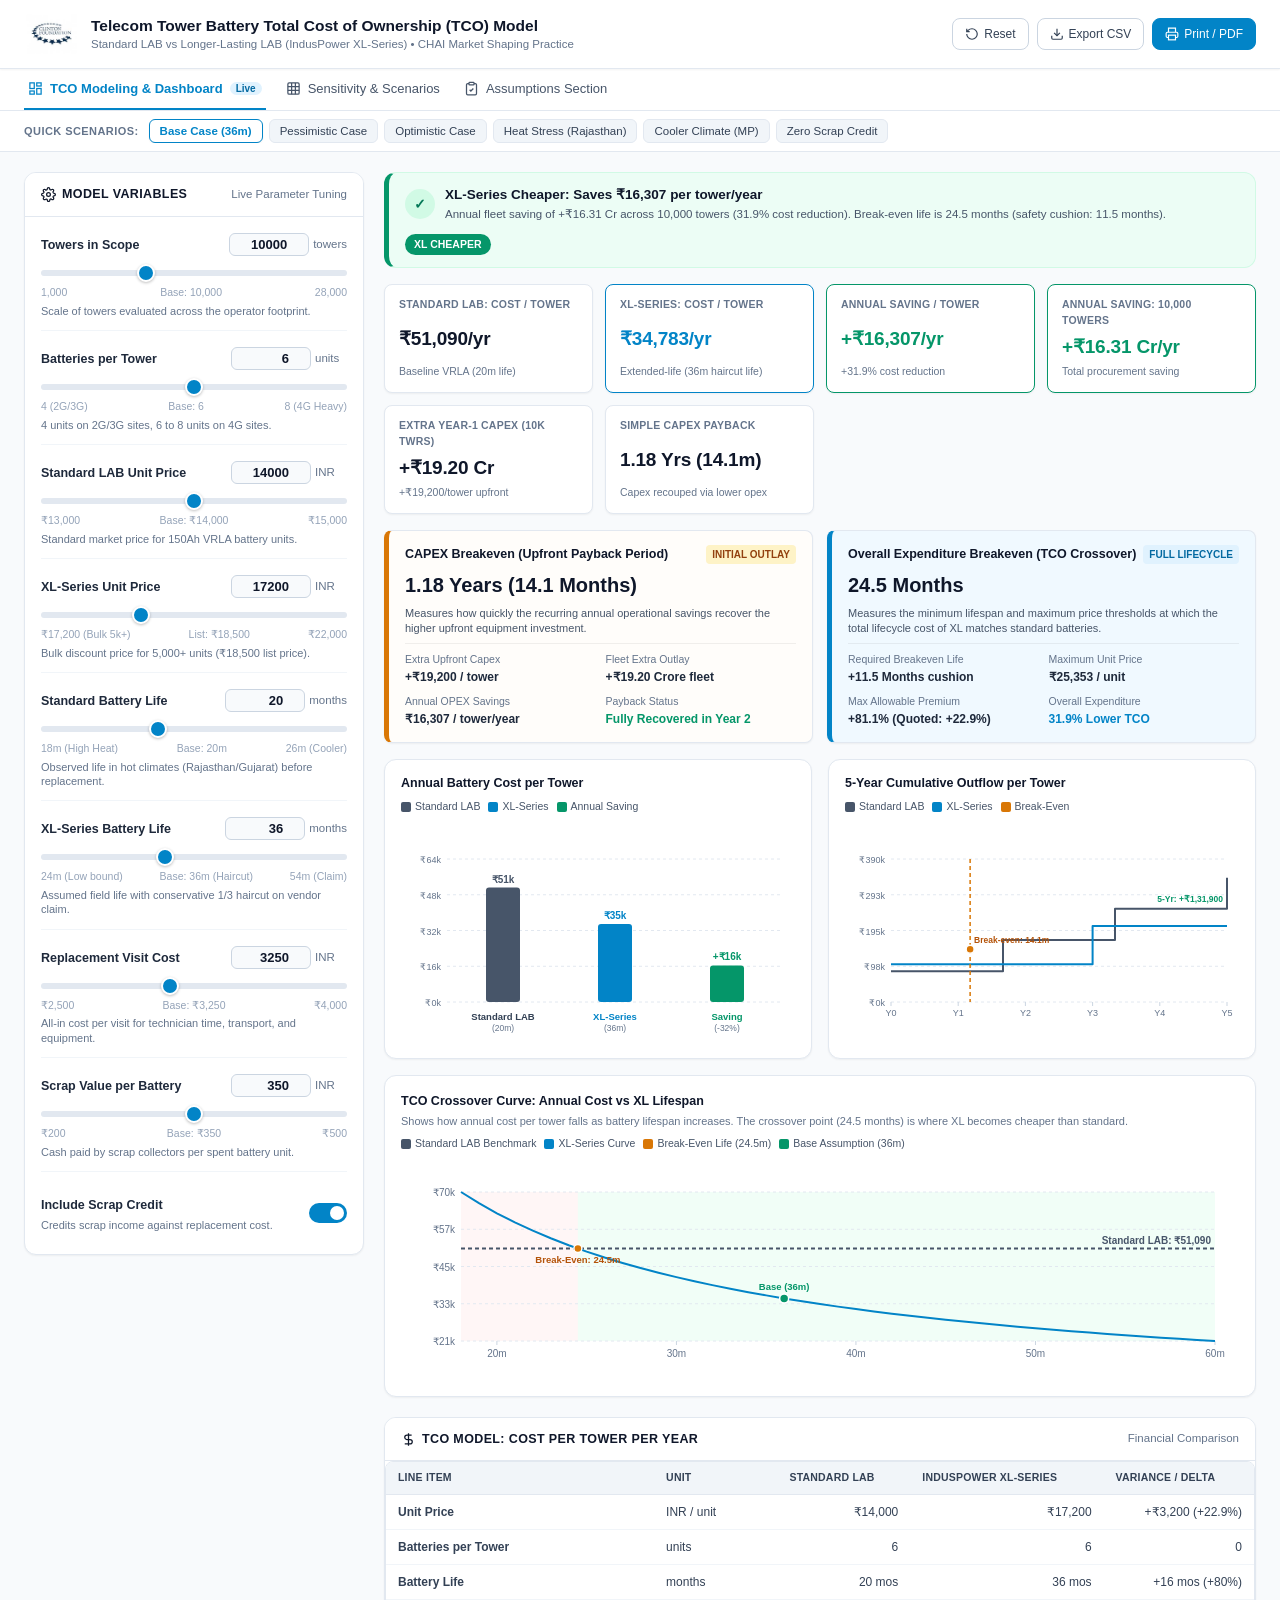
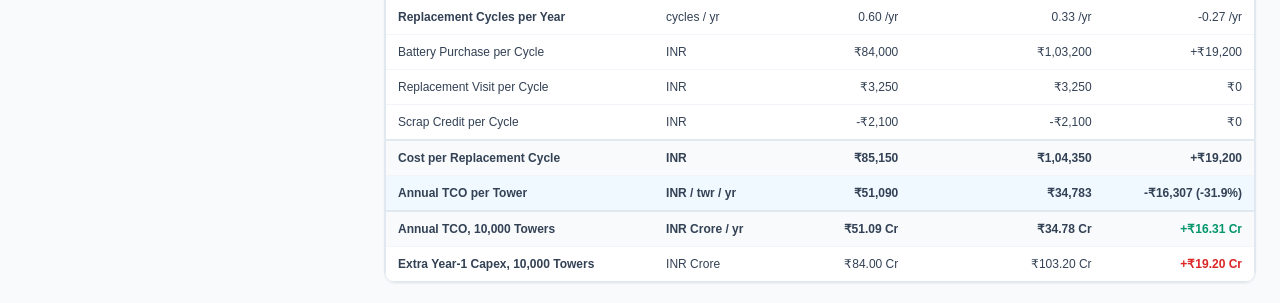
<file: tco_model_chai.html>
<!DOCTYPE html>
<html lang="en">
<head>
  <meta charset="UTF-8">
  <meta name="viewport" content="width=device-width, initial-scale=1.0">
  <title>Telecom Tower Battery TCO Model | CHAI Market Shaping</title>
  <style>
/* CHAI Telecom Tower Battery TCO Model - Stylesheet */
:root {
  --slate-50: #f8fafc;
  --slate-100: #f1f5f9;
  --slate-200: #e2e8f0;
  --slate-300: #cbd5e1;
  --slate-400: #94a3b8;
  --slate-500: #64748b;
  --slate-600: #475569;
  --slate-700: #334155;
  --slate-800: #1e293b;
  --slate-900: #0f172a;

  --color-std: #475569;        /* Standard LAB: Slate Gray */
  --color-xl: #0284c7;         /* XL-Series: Blue */
  --color-saving: #059669;     /* Savings / Favorable: Green */
  --color-adverse: #dc2626;    /* Extra Cost / Adverse: Red */
  --color-crossover: #d97706;  /* Break-even Crossover: Amber */

  --radius-sm: 6px;
  --radius-md: 8px;
  --radius-lg: 12px;
  --shadow-sm: 0 1px 2px 0 rgb(0 0 0 / 0.05);
  --shadow-md: 0 4px 6px -1px rgb(0 0 0 / 0.1), 0 2px 4px -2px rgb(0 0 0 / 0.1);
}

* {
  box-sizing: border-box;
  margin: 0;
  padding: 0;
}

body {
  font-family: -apple-system, BlinkMacSystemFont, "Segoe UI", Roboto, "Helvetica Neue", Arial, sans-serif;
  background-color: var(--slate-50);
  color: var(--slate-800);
  line-height: 1.5;
  font-size: 14px;
  -webkit-font-smoothing: antialiased;
  -webkit-tap-highlight-color: transparent;
}

/* Header */
header.app-header {
  background: #ffffff;
  border-bottom: 1px solid var(--slate-200);
  padding: 12px 24px;
  position: sticky;
  top: 0;
  z-index: 50;
  box-shadow: var(--shadow-sm);
}

.header-inner {
  max-width: 1440px;
  margin: 0 auto;
  display: flex;
  align-items: center;
  justify-content: space-between;
  flex-wrap: wrap;
  gap: 12px;
}

.brand-section {
  display: flex;
  align-items: center;
  gap: 12px;
}

.brand-logo-container {
  display: flex;
  align-items: center;
  justify-content: center;
  background: #ffffff;
  padding: 2px;
  border-radius: var(--radius-sm);
  flex-shrink: 0;
}

.chai-logo {
  height: 40px;
  width: auto;
  object-fit: contain;
  display: block;
}

.brand-text h1 {
  font-size: 15.5px;
  font-weight: 700;
  color: var(--slate-900);
  line-height: 1.25;
}

.brand-text p {
  font-size: 11.5px;
  color: var(--slate-500);
  margin-top: 2px;
  line-height: 1.2;
}

.header-actions {
  display: flex;
  align-items: center;
  gap: 8px;
  flex-wrap: wrap;
}

.action-btn {
  display: inline-flex;
  align-items: center;
  justify-content: center;
  gap: 5px;
  background: #ffffff;
  border: 1px solid var(--slate-300);
  font-size: 12px;
  font-weight: 500;
  color: var(--slate-700);
  padding: 6px 12px;
  border-radius: var(--radius-md);
  cursor: pointer;
  transition: all 0.15s ease;
  min-height: 32px;
}

.action-btn:hover {
  background: var(--slate-50);
  color: var(--slate-900);
  border-color: var(--slate-400);
}

.action-btn.primary {
  background: var(--color-xl);
  border-color: var(--color-xl);
  color: #ffffff;
}

.action-btn.primary:hover {
  background: #0369a1;
}

/* Tabs Navigation */
nav.tab-nav {
  background: #ffffff;
  border-bottom: 1px solid var(--slate-200);
  padding: 0 24px;
}

.tab-nav-inner {
  max-width: 1440px;
  margin: 0 auto;
  display: flex;
  gap: 16px;
  overflow-x: auto;
  -webkit-overflow-scrolling: touch;
  scrollbar-width: none;
}

.tab-nav-inner::-webkit-scrollbar {
  display: none;
}

.tab-btn {
  background: transparent;
  border: none;
  border-bottom: 2px solid transparent;
  font-size: 13px;
  font-weight: 500;
  color: var(--slate-600);
  padding: 12px 4px;
  cursor: pointer;
  display: flex;
  align-items: center;
  gap: 7px;
  white-space: nowrap;
  transition: all 0.15s ease;
  flex-shrink: 0;
}

.tab-btn:hover {
  color: var(--slate-900);
  border-bottom-color: var(--slate-300);
}

.tab-btn.active {
  color: var(--color-xl);
  border-bottom-color: var(--color-xl);
  font-weight: 600;
}

.tab-badge {
  font-size: 10px;
  padding: 1px 6px;
  border-radius: 10px;
  background: var(--slate-100);
  color: var(--slate-600);
}

.tab-btn.active .tab-badge {
  background: #e0f2fe;
  color: #0369a1;
}

/* Preset Toolbar Below Tabs */
.preset-bar {
  background: #ffffff;
  border-bottom: 1px solid var(--slate-200);
  padding: 8px 24px;
}

.preset-bar-inner {
  max-width: 1440px;
  margin: 0 auto;
  display: flex;
  align-items: center;
  gap: 6px;
  overflow-x: auto;
  -webkit-overflow-scrolling: touch;
  scrollbar-width: none;
}

.preset-bar-inner::-webkit-scrollbar {
  display: none;
}

.preset-label {
  font-size: 11px;
  font-weight: 700;
  color: var(--slate-500);
  text-transform: uppercase;
  margin-right: 4px;
  letter-spacing: 0.04em;
  white-space: nowrap;
  flex-shrink: 0;
}

.preset-btn {
  background: var(--slate-100);
  border: 1px solid var(--slate-200);
  font-size: 11.5px;
  font-weight: 500;
  color: var(--slate-700);
  padding: 5px 10px;
  border-radius: var(--radius-sm);
  cursor: pointer;
  transition: all 0.15s ease;
  white-space: nowrap;
  flex-shrink: 0;
}

.preset-btn:hover {
  background: #ffffff;
  color: var(--slate-900);
  border-color: var(--slate-300);
}

.preset-btn.active {
  background: #ffffff;
  color: var(--color-xl);
  border-color: var(--color-xl);
  font-weight: 600;
  box-shadow: var(--shadow-sm);
}

/* Main Container */
main.app-main {
  max-width: 1440px;
  margin: 0 auto;
  padding: 20px 24px;
}

.tab-content {
  display: none;
}

.tab-content.active {
  display: block;
}

/* Engine Layout */
.engine-layout {
  display: grid;
  grid-template-columns: 340px 1fr;
  gap: 20px;
  align-items: start;
}

/* Cards */
.card {
  background: #ffffff;
  border-radius: var(--radius-lg);
  border: 1px solid var(--slate-200);
  box-shadow: var(--shadow-sm);
  overflow: hidden;
}

.card-header {
  padding: 12px 16px;
  border-bottom: 1px solid var(--slate-200);
  display: flex;
  align-items: center;
  justify-content: space-between;
  background: #ffffff;
}

.card-header h2 {
  font-size: 12.5px;
  font-weight: 700;
  color: var(--slate-900);
  text-transform: uppercase;
  letter-spacing: 0.03em;
  display: flex;
  align-items: center;
  gap: 6px;
}

.card-header p {
  font-size: 11.5px;
  color: var(--slate-500);
}

.card-body {
  padding: 16px;
}

/* Controls */
.control-group {
  margin-bottom: 16px;
  padding-bottom: 12px;
  border-bottom: 1px solid var(--slate-100);
}

.control-group:last-child {
  margin-bottom: 0;
  padding-bottom: 0;
  border-bottom: none;
}

.control-header {
  display: flex;
  justify-content: space-between;
  align-items: baseline;
  margin-bottom: 5px;
}

.control-label {
  font-size: 12.5px;
  font-weight: 600;
  color: var(--slate-800);
}

.control-val-display {
  display: flex;
  align-items: center;
  gap: 4px;
}

.control-val-input {
  width: 80px;
  font-size: 13px;
  font-weight: 600;
  color: var(--slate-900);
  padding: 3px 6px;
  border: 1px solid var(--slate-300);
  border-radius: var(--radius-sm);
  text-align: right;
  background: var(--slate-50);
}

.control-val-input:focus {
  outline: none;
  border-color: var(--color-xl);
  background: #ffffff;
}

.control-unit {
  font-size: 11.5px;
  color: var(--slate-500);
  min-width: 32px;
}

.range-wrap {
  position: relative;
  margin-top: 4px;
}

input[type="range"] {
  width: 100%;
  height: 6px;
  -webkit-appearance: none;
  appearance: none;
  background: var(--slate-200);
  border-radius: 3px;
  outline: none;
  cursor: pointer;
  touch-action: pan-y;
}

input[type="range"]::-webkit-slider-thumb {
  -webkit-appearance: none;
  appearance: none;
  width: 18px;
  height: 18px;
  border-radius: 50%;
  background: var(--color-xl);
  border: 2px solid #ffffff;
  box-shadow: 0 1px 3px rgba(0,0,0,0.25);
  cursor: pointer;
}

.range-bounds {
  display: flex;
  justify-content: space-between;
  font-size: 10.5px;
  color: var(--slate-400);
  margin-top: 3px;
}

.control-hint {
  font-size: 11px;
  color: var(--slate-500);
  margin-top: 3px;
  line-height: 1.3;
}

/* Switch */
.toggle-wrap {
  display: flex;
  align-items: center;
  justify-content: space-between;
  padding: 6px 0;
}

.switch {
  position: relative;
  display: inline-block;
  width: 38px;
  height: 20px;
  flex-shrink: 0;
}

.switch input {
  opacity: 0;
  width: 0;
  height: 0;
}

.slider-round {
  position: absolute;
  cursor: pointer;
  top: 0; left: 0; right: 0; bottom: 0;
  background-color: var(--slate-300);
  transition: .2s;
  border-radius: 20px;
}

.slider-round:before {
  position: absolute;
  content: "";
  height: 14px;
  width: 14px;
  left: 3px;
  bottom: 3px;
  background-color: white;
  transition: .2s;
  border-radius: 50%;
}

input:checked + .slider-round {
  background-color: var(--color-xl);
}

input:checked + .slider-round:before {
  transform: translateX(18px);
}

/* Verdict Banner */
.verdict-banner {
  padding: 12px 16px;
  border-radius: var(--radius-lg);
  margin-bottom: 16px;
  display: flex;
  align-items: center;
  justify-content: space-between;
  flex-wrap: wrap;
  gap: 10px;
  border-left: 5px solid transparent;
}

.verdict-banner.success {
  background: #ecfdf5;
  border: 1px solid #d1fae5;
  border-left: 5px solid var(--color-saving);
}

.verdict-banner.danger {
  background: #fef2f2;
  border: 1px solid #fee2e2;
  border-left: 5px solid var(--color-adverse);
}

.verdict-banner.warning {
  background: #fffbeb;
  border: 1px solid #fef3c7;
  border-left: 5px solid var(--color-crossover);
}

.verdict-main {
  display: flex;
  align-items: center;
  gap: 10px;
}

.verdict-icon {
  width: 30px;
  height: 30px;
  border-radius: 50%;
  display: flex;
  align-items: center;
  justify-content: center;
  font-weight: 700;
  font-size: 14px;
  flex-shrink: 0;
}

.verdict-banner.success .verdict-icon {
  background: #d1fae5;
  color: #047857;
}

.verdict-banner.danger .verdict-icon {
  background: #fee2e2;
  color: #b91c1c;
}

.verdict-banner.warning .verdict-icon {
  background: #fef3c7;
  color: #b45309;
}

.verdict-title {
  font-size: 13.5px;
  font-weight: 700;
  color: var(--slate-900);
}

.verdict-subtitle {
  font-size: 11.5px;
  color: var(--slate-600);
  margin-top: 1px;
}

.verdict-pill {
  padding: 3px 9px;
  border-radius: 20px;
  font-size: 10.5px;
  font-weight: 700;
  white-space: nowrap;
}

.verdict-banner.success .verdict-pill {
  background: var(--color-saving);
  color: #ffffff;
}

.verdict-banner.danger .verdict-pill {
  background: var(--color-adverse);
  color: #ffffff;
}

.verdict-banner.warning .verdict-pill {
  background: var(--color-crossover);
  color: #ffffff;
}

/* KPI Cards */
.kpi-grid {
  display: grid;
  grid-template-columns: repeat(auto-fit, minmax(170px, 1fr));
  gap: 12px;
  margin-bottom: 16px;
}

.kpi-card {
  background: #ffffff;
  border: 1px solid var(--slate-200);
  border-radius: var(--radius-md);
  padding: 12px 14px;
  box-shadow: var(--shadow-sm);
  display: flex;
  flex-direction: column;
  justify-content: space-between;
}

.kpi-label {
  font-size: 10.5px;
  font-weight: 600;
  text-transform: uppercase;
  color: var(--slate-500);
  margin-bottom: 4px;
  letter-spacing: 0.02em;
}

.kpi-value {
  font-size: 19px;
  font-weight: 700;
  color: var(--slate-900);
  letter-spacing: -0.01em;
}

.kpi-sub {
  font-size: 10.5px;
  color: var(--slate-500);
  margin-top: 3px;
}

.kpi-card.highlight {
  border-color: var(--color-xl);
}

.kpi-card.highlight .kpi-value {
  color: var(--color-xl);
}

.kpi-card.positive {
  border-color: var(--color-saving);
}

.kpi-card.positive .kpi-value {
  color: var(--color-saving);
}

.kpi-card.negative {
  border-color: var(--color-adverse);
}

.kpi-card.negative .kpi-value {
  color: var(--color-adverse);
}

/* Separate Breakeven Callout Cards */
.breakeven-callout-grid {
  display: grid;
  grid-template-columns: 1fr 1fr;
  gap: 14px;
  margin-bottom: 16px;
}

.breakeven-card {
  background: #ffffff;
  border: 1px solid var(--slate-200);
  border-radius: var(--radius-md);
  padding: 14px 16px;
  box-shadow: var(--shadow-sm);
}

.breakeven-card.capex {
  border-left: 5px solid var(--color-crossover);
  background: #fffdfa;
}

.breakeven-card.overall {
  border-left: 5px solid var(--color-xl);
  background: #f0f9ff;
}

.breakeven-title {
  font-size: 12.5px;
  font-weight: 700;
  color: var(--slate-900);
  margin-bottom: 6px;
  display: flex;
  align-items: center;
  justify-content: space-between;
  gap: 6px;
}

.breakeven-badge {
  font-size: 10px;
  font-weight: 700;
  padding: 2px 6px;
  border-radius: 4px;
  text-transform: uppercase;
  white-space: nowrap;
}

.breakeven-card.capex .breakeven-badge {
  background: #fef3c7;
  color: #92400e;
}

.breakeven-card.overall .breakeven-badge {
  background: #e0f2fe;
  color: #0369a1;
}

.breakeven-main-stat {
  font-size: 20px;
  font-weight: 700;
  color: var(--slate-900);
  margin-bottom: 2px;
}

.breakeven-metrics {
  display: grid;
  grid-template-columns: 1fr 1fr;
  gap: 8px 10px;
  margin-top: 8px;
  padding-top: 8px;
  border-top: 1px solid rgba(0,0,0,0.06);
}

.breakeven-metric-label {
  font-size: 10.5px;
  color: var(--slate-500);
}

.breakeven-metric-val {
  font-size: 12px;
  font-weight: 600;
  color: var(--slate-800);
}

.breakeven-desc {
  font-size: 11px;
  color: var(--slate-600);
  line-height: 1.35;
  margin-top: 6px;
}

/* Charts Grid */
.charts-grid {
  display: grid;
  grid-template-columns: 1fr 1fr;
  gap: 16px;
  margin-bottom: 16px;
}

.chart-card {
  background: #ffffff;
  border: 1px solid var(--slate-200);
  border-radius: var(--radius-lg);
  padding: 14px 16px;
  box-shadow: var(--shadow-sm);
}

.chart-header {
  display: flex;
  justify-content: space-between;
  align-items: baseline;
  margin-bottom: 10px;
  flex-wrap: wrap;
  gap: 6px;
}

.chart-title {
  font-size: 12.5px;
  font-weight: 700;
  color: var(--slate-900);
}

.chart-legend {
  display: flex;
  gap: 8px;
  font-size: 10.5px;
  color: var(--slate-600);
  flex-wrap: wrap;
}

.legend-item {
  display: flex;
  align-items: center;
  gap: 4px;
}

.legend-color {
  width: 10px;
  height: 10px;
  border-radius: 2px;
  display: inline-block;
  flex-shrink: 0;
}

.svg-chart-container {
  width: 100%;
  height: 220px;
  position: relative;
}

.svg-chart {
  width: 100%;
  height: 100%;
  display: block;
}

/* Data Table */
.table-wrap {
  overflow-x: auto;
  -webkit-overflow-scrolling: touch;
  border-radius: var(--radius-md);
  border: 1px solid var(--slate-200);
  background: #ffffff;
}

table.data-table {
  width: 100%;
  border-collapse: collapse;
  text-align: left;
  font-size: 12px;
  min-width: 520px;
}

table.data-table th {
  background: var(--slate-100);
  color: var(--slate-700);
  font-weight: 600;
  padding: 8px 12px;
  border-bottom: 1px solid var(--slate-200);
  text-transform: uppercase;
  font-size: 10.5px;
  letter-spacing: 0.02em;
  white-space: nowrap;
}

table.data-table td {
  padding: 8px 12px;
  border-bottom: 1px solid var(--slate-100);
  color: var(--slate-700);
}

table.data-table tr:last-child td {
  border-bottom: none;
}

table.data-table tr.total-row {
  background: var(--slate-50);
  font-weight: 700;
  color: var(--slate-900);
  border-top: 2px solid var(--slate-200);
}

table.data-table tr.highlight-row {
  background: #f0f9ff;
  font-weight: 700;
  color: #0369a1;
}

table.data-table td.num {
  text-align: right;
  font-variant-numeric: tabular-nums;
  white-space: nowrap;
}

/* Sensitivity Section Styles */
.uncertainty-box {
  background: #fffdf5;
  border: 1px solid #fef3c7;
  border-left: 5px solid var(--color-crossover);
  border-radius: var(--radius-md);
  padding: 14px 16px;
  margin-bottom: 18px;
  box-shadow: var(--shadow-sm);
}

.uncertainty-title {
  font-size: 13px;
  font-weight: 700;
  color: #92400e;
  margin-bottom: 6px;
  display: flex;
  align-items: center;
  gap: 6px;
}

.uncertainty-grid {
  display: grid;
  grid-template-columns: 1fr 1fr;
  gap: 14px;
  font-size: 12px;
  color: #78350f;
  line-height: 1.4;
}

.uncertainty-item strong {
  color: #92400e;
  display: block;
  margin-bottom: 2px;
  font-size: 12.5px;
}

.heatmap-container {
  background: #ffffff;
  border: 1px solid var(--slate-200);
  border-radius: var(--radius-lg);
  padding: 16px;
  margin-bottom: 18px;
  box-shadow: var(--shadow-sm);
}

.heatmap-header {
  margin-bottom: 10px;
}

.heatmap-title-row {
  display: flex;
  justify-content: space-between;
  align-items: baseline;
  flex-wrap: wrap;
  gap: 6px;
}

.heatmap-title {
  font-size: 13px;
  font-weight: 700;
  color: var(--slate-900);
}

.table-desc-text {
  font-size: 11.5px;
  color: var(--slate-600);
  margin-top: 3px;
  line-height: 1.35;
}

.heatmap-legend {
  display: flex;
  align-items: center;
  gap: 8px;
  font-size: 10.5px;
  color: var(--slate-600);
  flex-wrap: wrap;
}

.heat-swatch {
  display: inline-block;
  width: 10px;
  height: 10px;
  border-radius: 2px;
}

table.heatmap-table {
  width: 100%;
  border-collapse: collapse;
  font-size: 11.5px;
  min-width: 480px;
}

table.heatmap-table th, table.heatmap-table td {
  padding: 7px 8px;
  text-align: center;
  border: 1px solid var(--slate-200);
  font-variant-numeric: tabular-nums;
  white-space: nowrap;
}

table.heatmap-table th {
  background: var(--slate-100);
  color: var(--slate-700);
  font-weight: 600;
}

table.heatmap-table th.axis-label {
  background: var(--slate-200);
  color: var(--slate-800);
}

/* Heatmap cell coloring */
td.heat-deep-pos { background-color: #059669; color: #ffffff; font-weight: 600; }
td.heat-med-pos  { background-color: #34d399; color: #064e3b; }
td.heat-low-pos  { background-color: #a7f3d0; color: #064e3b; }
td.heat-sub-pos  { background-color: #d1fae5; color: #064e3b; }
td.heat-neutral  { background-color: #fef3c7; color: #92400e; font-weight: 600; }
td.heat-low-neg  { background-color: #fee2e2; color: #991b1b; }
td.heat-med-neg  { background-color: #fca5a5; color: #991b1b; }
td.heat-deep-neg { background-color: #dc2626; color: #ffffff; font-weight: 700; }

td.heat-active-marker {
  outline: 3px solid #0284c7;
  position: relative;
  z-index: 2;
  box-shadow: 0 0 8px rgba(2, 132, 199, 0.4);
}

.table-takeaway {
  font-size: 11.5px;
  color: var(--slate-700);
  margin-top: 8px;
  padding: 6px 10px;
  background: var(--slate-50);
  border-radius: var(--radius-sm);
  border-left: 3px solid var(--color-xl);
  line-height: 1.35;
}

.plain-sentence-cell {
  font-size: 12.5px;
  color: var(--slate-800);
  line-height: 1.4;
}

/* ======================================================== */
/* RESPONSIVE & MOBILE SCREEN OPTIMIZATIONS (< 1040px)      */
/* ======================================================== */
@media (max-width: 1040px) {
  .engine-layout {
    grid-template-columns: 1fr;
  }
  .charts-grid {
    grid-template-columns: 1fr;
  }
}

/* TABLET & MOBILE (< 840px) */
@media (max-width: 840px) {
  header.app-header {
    padding: 10px 16px;
  }
  nav.tab-nav {
    padding: 0 16px;
  }
  .preset-bar {
    padding: 8px 16px;
  }
  main.app-main {
    padding: 16px;
  }
  .breakeven-callout-grid {
    grid-template-columns: 1fr;
  }
  .uncertainty-grid {
    grid-template-columns: 1fr;
    gap: 10px;
  }
}

/* MOBILE PHONES (< 640px) */
@media (max-width: 640px) {
  header.app-header {
    padding: 8px 12px;
  }
  .brand-section {
    gap: 8px;
  }
  .chai-logo {
    height: 32px;
  }
  .brand-text h1 {
    font-size: 13.5px;
  }
  .brand-text p {
    font-size: 10.5px;
  }
  .header-actions {
    width: 100%;
    justify-content: flex-end;
    gap: 6px;
  }
  .action-btn {
    padding: 4px 8px;
    font-size: 11px;
    min-height: 28px;
  }
  
  nav.tab-nav {
    padding: 0 12px;
  }
  .tab-btn {
    font-size: 12px;
    padding: 10px 2px;
    gap: 5px;
  }

  .preset-bar {
    padding: 6px 12px;
  }
  .preset-btn {
    padding: 4px 8px;
    font-size: 11px;
  }

  main.app-main {
    padding: 12px 10px;
  }

  .card-header {
    padding: 10px 12px;
  }
  .card-body {
    padding: 12px;
  }

  .kpi-grid {
    grid-template-columns: repeat(2, 1fr);
    gap: 8px;
  }
  .kpi-card {
    padding: 10px;
  }
  .kpi-label {
    font-size: 9.5px;
  }
  .kpi-value {
    font-size: 16.5px;
  }
  .kpi-sub {
    font-size: 9.5px;
  }

  .breakeven-card {
    padding: 12px 14px;
  }
  .breakeven-main-stat {
    font-size: 18px;
  }
  .breakeven-metrics {
    grid-template-columns: 1fr 1fr;
    gap: 6px;
  }

  .chart-card {
    padding: 12px;
  }
  .svg-chart-container {
    height: 200px;
  }

  .verdict-banner {
    padding: 10px 12px;
    flex-direction: column;
    align-items: flex-start;
  }
  .verdict-pill {
    align-self: flex-start;
  }

  .heatmap-container {
    padding: 12px;
  }
}

/* VERY SMALL SCREENS (< 380px) */
@media (max-width: 380px) {
  .kpi-grid {
    grid-template-columns: 1fr;
  }
  .breakeven-metrics {
    grid-template-columns: 1fr;
  }
}

/* TOUCH TARGET ENHANCEMENTS */
@media (pointer: coarse) {
  input[type="range"] {
    height: 8px;
  }
  input[type="range"]::-webkit-slider-thumb {
    width: 22px;
    height: 22px;
  }
  .preset-btn {
    padding: 6px 10px;
  }
  .tab-btn {
    padding: 12px 6px;
  }
  .switch {
    width: 44px;
    height: 24px;
  }
  .slider-round:before {
    height: 18px;
    width: 18px;
  }
  input:checked + .slider-round:before {
    transform: translateX(20px);
  }
}

/* Print Media */
@media print {
  body { background: #ffffff; font-size: 12px; }
  header.app-header { position: static; box-shadow: none; border-bottom: 1px solid #000; padding: 10px 0; }
  .header-actions, nav.tab-nav, .preset-bar, .action-btn { display: none !important; }
  .tab-content { display: block !important; page-break-after: always; }
  .engine-layout { display: block; }
  .card-control-panel { display: none; }
}

</style>
</head>
<body>

  <!-- Header -->
  <header class="app-header">
    <div class="header-inner">
      <div class="brand-section">
        <div class="brand-logo-container">
          <img src="image.jpeg" onerror="this.src='[data-uri]'" alt="CHAI Logo" class="chai-logo">
        </div>
        <div class="brand-text">
          <h1>Telecom Tower Battery Total Cost of Ownership (TCO) Model</h1>
          <p>Standard LAB vs Longer-Lasting LAB (IndusPower XL-Series) &bull; CHAI Market Shaping Practice</p>
        </div>
      </div>

      <div class="header-actions">
        <button type="button" class="action-btn" id="btn-reset" title="Reset all inputs to base case">
          <svg width="14" height="14" viewBox="0 0 24 24" fill="none" stroke="currentColor" stroke-width="2"><path d="M3 12a9 9 0 1 0 9-9 9.75 9.75 0 0 0-6.74 2.74L3 8"/><path d="M3 3v5h5"/></svg>
          Reset
        </button>

        <button type="button" class="action-btn" id="btn-export-csv" title="Download model data as CSV">
          <svg width="14" height="14" viewBox="0 0 24 24" fill="none" stroke="currentColor" stroke-width="2"><path d="M21 15v4a2 2 0 0 1-2 2H5a2 2 0 0 1-2-2v-4"/><polyline points="7 10 12 15 17 10"/><line x1="12" y1="15" x2="12" y2="3"/></svg>
          Export CSV
        </button>

        <button type="button" class="action-btn primary" id="btn-print" title="Print report or export to PDF">
          <svg width="14" height="14" viewBox="0 0 24 24" fill="none" stroke="currentColor" stroke-width="2"><polyline points="6 9 6 2 18 2 18 9"/><path d="M6 18H4a2 2 0 0 1-2-2v-5a2 2 0 0 1 2-2h16a2 2 0 0 1 2 2v5a2 2 0 0 1-2 2h-2"/><rect x="6" y="14" width="12" height="8"/></svg>
          Print / PDF
        </button>
      </div>
    </div>
  </header>

  <!-- Navigation Tabs (3 Main Sections) -->
  <nav class="tab-nav">
    <div class="tab-nav-inner">
      <button type="button" class="tab-btn active" data-tab="tab-dashboard">
        <svg width="15" height="15" viewBox="0 0 24 24" fill="none" stroke="currentColor" stroke-width="2"><rect x="3" y="3" width="7" height="9"/><rect x="14" y="3" width="7" height="5"/><rect x="14" y="12" width="7" height="9"/><rect x="3" y="16" width="7" height="5"/></svg>
        TCO Modeling & Dashboard
        <span class="tab-badge">Live</span>
      </button>

      <button type="button" class="tab-btn" data-tab="tab-sensitivity">
        <svg width="15" height="15" viewBox="0 0 24 24" fill="none" stroke="currentColor" stroke-width="2"><rect x="3" y="3" width="18" height="18" rx="2"/><path d="M3 9h18"/><path d="M3 15h18"/><path d="M9 3v18"/><path d="M15 3v18"/></svg>
        Sensitivity & Scenarios
      </button>

      <button type="button" class="tab-btn" data-tab="tab-assumptions">
        <svg width="15" height="15" viewBox="0 0 24 24" fill="none" stroke="currentColor" stroke-width="2"><path d="M16 4h2a2 2 0 0 1 2 2v14a2 2 0 0 1-2 2H6a2 2 0 0 1-2-2V6a2 2 0 0 1 2-2h2"/><rect x="8" y="2" width="8" height="4" rx="1"/><path d="m9 14 2 2 4-4"/></svg>
        Assumptions Section
      </button>
    </div>
  </nav>

  <!-- Presets Toolbar (Positioned below the 3 tabs, hidden on Assumptions tab) -->
  <div id="preset-bar" class="preset-bar">
    <div class="preset-bar-inner">
      <span class="preset-label">Quick Scenarios:</span>
      <button type="button" class="preset-btn active" data-preset="base">Base Case (36m)</button>
      <button type="button" class="preset-btn" data-preset="pessimistic">Pessimistic Case</button>
      <button type="button" class="preset-btn" data-preset="optimistic">Optimistic Case</button>
      <button type="button" class="preset-btn" data-preset="rajasthan">Heat Stress (Rajasthan)</button>
      <button type="button" class="preset-btn" data-preset="mp">Cooler Climate (MP)</button>
      <button type="button" class="preset-btn" data-preset="cfo_strict">Zero Scrap Credit</button>
    </div>
  </div>

  <!-- Main Content -->
  <main class="app-main">

    <!-- TAB 1: TCO MODELING & DASHBOARD -->
    <div id="tab-dashboard" class="tab-content active">
      <div class="engine-layout">
        
        <!-- Left: Input Controls -->
        <aside class="card card-control-panel">
          <div class="card-header">
            <h2>
              <svg width="15" height="15" viewBox="0 0 24 24" fill="none" stroke="currentColor" stroke-width="2"><circle cx="12" cy="12" r="3"/><path d="M19.4 15a1.65 1.65 0 0 0 .33 1.82l.06.06a2 2 0 0 1 0 2.83 2 2 0 0 1-2.83 0l-.06-.06a1.65 1.65 0 0 0-1.82-.33 1.65 1.65 0 0 0-1 1.51V21a2 2 0 0 1-2 2 2 2 0 0 1-2-2v-.09A1.65 1.65 0 0 0 9 19.4a1.65 1.65 0 0 0-1.82.33l-.06.06a2 2 0 0 1-2.83 0 2 2 0 0 1 0-2.83l.06-.06a1.65 1.65 0 0 0 .33-1.82 1.65 1.65 0 0 0-1.51-1H3a2 2 0 0 1-2-2 2 2 0 0 1 2-2h.09A1.65 1.65 0 0 0 4.6 9a1.65 1.65 0 0 0-.33-1.82l-.06-.06a2 2 0 0 1 0-2.83 2 2 0 0 1 2.83 0l.06.06a1.65 1.65 0 0 0 1.82.33H9a1.65 1.65 0 0 0 1-1.51V3a2 2 0 0 1 2-2 2 2 0 0 1 2 2v.09a1.65 1.65 0 0 0 1 1.51 1.65 1.65 0 0 0 1.82-.33l.06-.06a2 2 0 0 1 2.83 0 2 2 0 0 1 0 2.83l-.06.06a1.65 1.65 0 0 0-.33 1.82V9a1.65 1.65 0 0 0 1.51 1H21a2 2 0 0 1 2 2 2 2 0 0 1-2 2h-.09a1.65 1.65 0 0 0-1.51 1z"/></svg>
              Model Variables
            </h2>
            <p>Live Parameter Tuning</p>
          </div>

          <div class="card-body">
            
            <!-- Towers in Scope -->
            <div class="control-group">
              <div class="control-header">
                <span class="control-label">Towers in Scope</span>
                <div class="control-val-display">
                  <input type="number" id="input-t-num" class="control-val-input" value="10000" min="500" max="30000" step="500">
                  <span class="control-unit">towers</span>
                </div>
              </div>
              <div class="range-wrap">
                <input type="range" id="input-t-range" min="1000" max="28000" step="500" value="10000">
                <div class="range-bounds"><span>1,000</span><span>Base: 10,000</span><span>28,000</span></div>
              </div>
              <div class="control-hint">Scale of towers evaluated across the operator footprint.</div>
            </div>

            <!-- Batteries per Tower (N) -->
            <div class="control-group">
              <div class="control-header">
                <span class="control-label">Batteries per Tower</span>
                <div class="control-val-display">
                  <input type="number" id="input-n-num" class="control-val-input" value="6" min="4" max="8" step="1">
                  <span class="control-unit">units</span>
                </div>
              </div>
              <div class="range-wrap">
                <input type="range" id="input-n-range" min="4" max="8" step="1" value="6">
                <div class="range-bounds"><span>4 (2G/3G)</span><span>Base: 6</span><span>8 (4G Heavy)</span></div>
              </div>
              <div class="control-hint">4 units on 2G/3G sites, 6 to 8 units on 4G sites.</div>
            </div>

            <!-- Standard LAB Unit Price -->
            <div class="control-group">
              <div class="control-header">
                <span class="control-label">Standard LAB Unit Price</span>
                <div class="control-val-display">
                  <input type="number" id="input-p-std-num" class="control-val-input" value="14000" min="12000" max="16000" step="250">
                  <span class="control-unit">INR</span>
                </div>
              </div>
              <div class="range-wrap">
                <input type="range" id="input-p-std-range" min="12000" max="16000" step="250" value="14000">
                <div class="range-bounds"><span>₹13,000</span><span>Base: ₹14,000</span><span>₹15,000</span></div>
              </div>
              <div class="control-hint">Standard market price for 150Ah VRLA battery units.</div>
            </div>

            <!-- XL-Series Unit Price -->
            <div class="control-group">
              <div class="control-header">
                <span class="control-label">XL-Series Unit Price</span>
                <div class="control-val-display">
                  <input type="number" id="input-p-xl-num" class="control-val-input" value="17200" min="15000" max="22000" step="100">
                  <span class="control-unit">INR</span>
                </div>
              </div>
              <div class="range-wrap">
                <input type="range" id="input-p-xl-range" min="15000" max="22000" step="100" value="17200">
                <div class="range-bounds"><span>₹17,200 (Bulk 5k+)</span><span>List: ₹18,500</span><span>₹22,000</span></div>
              </div>
              <div class="control-hint">Bulk discount price for 5,000+ units (₹18,500 list price).</div>
            </div>

            <!-- Standard Battery Life -->
            <div class="control-group">
              <div class="control-header">
                <span class="control-label">Standard Battery Life</span>
                <div class="control-val-display">
                  <input type="number" id="input-life-std-num" class="control-val-input" value="20" min="14" max="30" step="1">
                  <span class="control-unit">months</span>
                </div>
              </div>
              <div class="range-wrap">
                <input type="range" id="input-life-std-range" min="14" max="30" step="1" value="20">
                <div class="range-bounds"><span>18m (High Heat)</span><span>Base: 20m</span><span>26m (Cooler)</span></div>
              </div>
              <div class="control-hint">Observed life in hot climates (Rajasthan/Gujarat) before replacement.</div>
            </div>

            <!-- XL-Series Battery Life -->
            <div class="control-group">
              <div class="control-header">
                <span class="control-label">XL-Series Battery Life</span>
                <div class="control-val-display">
                  <input type="number" id="input-life-xl-num" class="control-val-input" value="36" min="20" max="60" step="1">
                  <span class="control-unit">months</span>
                </div>
              </div>
              <div class="range-wrap">
                <input type="range" id="input-life-xl-range" min="20" max="60" step="1" value="36">
                <div class="range-bounds"><span>24m (Low bound)</span><span>Base: 36m (Haircut)</span><span>54m (Claim)</span></div>
              </div>
              <div class="control-hint">Assumed field life with conservative 1/3 haircut on vendor claim.</div>
            </div>

            <!-- Replacement Visit Cost -->
            <div class="control-group">
              <div class="control-header">
                <span class="control-label">Replacement Visit Cost</span>
                <div class="control-val-display">
                  <input type="number" id="input-c-visit-num" class="control-val-input" value="3250" min="2000" max="5000" step="250">
                  <span class="control-unit">INR</span>
                </div>
              </div>
              <div class="range-wrap">
                <input type="range" id="input-c-visit-range" min="2000" max="5000" step="250" value="3250">
                <div class="range-bounds"><span>₹2,500</span><span>Base: ₹3,250</span><span>₹4,000</span></div>
              </div>
              <div class="control-hint">All-in cost per visit for technician time, transport, and equipment.</div>
            </div>

            <!-- Scrap Value per Battery -->
            <div class="control-group">
              <div class="control-header">
                <span class="control-label">Scrap Value per Battery</span>
                <div class="control-val-display">
                  <input type="number" id="input-s-num" class="control-val-input" value="350" min="200" max="500" step="25">
                  <span class="control-unit">INR</span>
                </div>
              </div>
              <div class="range-wrap">
                <input type="range" id="input-s-range" min="200" max="500" step="25" value="350">
                <div class="range-bounds"><span>₹200</span><span>Base: ₹350</span><span>₹500</span></div>
              </div>
              <div class="control-hint">Cash paid by scrap collectors per spent battery unit.</div>
            </div>

            <!-- Scrap Credit Toggle -->
            <div class="toggle-wrap">
              <div>
                <span class="control-label">Include Scrap Credit</span>
                <div class="control-hint">Credits scrap income against replacement cost.</div>
              </div>
              <label class="switch">
                <input type="checkbox" id="toggle-scrap" checked>
                <span class="slider-round"></span>
              </label>
            </div>

          </div>
        </aside>

        <!-- Right: Dashboard & Visuals -->
        <section class="dashboard-main">
          
          <!-- Live Verdict Banner -->
          <div id="verdict-banner" class="verdict-banner success">
            <div class="verdict-main">
              <div id="verdict-icon" class="verdict-icon">&#10003;</div>
              <div>
                <div id="verdict-title" class="verdict-title">XL-Series Cheaper: Saves ₹16,307 per tower/year</div>
                <div id="verdict-subtitle" class="verdict-subtitle">Annual fleet saving of ₹16.31 Cr across 10,000 towers (31.9% cost reduction). Break-even life is 24.5 months (safety cushion: 11.5 months).</div>
              </div>
            </div>
            <div id="verdict-pill" class="verdict-pill">XL CHEAPER</div>
          </div>

          <!-- Top KPI Cards Grid -->
          <div class="kpi-grid">
            
            <div class="kpi-card">
              <span class="kpi-label">Standard LAB: Cost / Tower</span>
              <span id="kpi-std-tco" class="kpi-value">₹51,090/yr</span>
              <span class="kpi-sub">Baseline VRLA (20m life)</span>
            </div>

            <div class="kpi-card highlight">
              <span class="kpi-label">XL-Series: Cost / Tower</span>
              <span id="kpi-xl-tco" class="kpi-value">₹34,783/yr</span>
              <span class="kpi-sub">Extended-life (36m haircut life)</span>
            </div>

            <div id="card-saving-tower" class="kpi-card positive">
              <span class="kpi-label">Annual Saving / Tower</span>
              <span id="kpi-saving-tower" class="kpi-value">+₹16,307/yr</span>
              <span id="kpi-saving-pct" class="kpi-sub">+31.9% cost reduction</span>
            </div>

            <div id="card-saving-fleet" class="kpi-card positive">
              <span class="kpi-label">Annual Saving: 10,000 Towers</span>
              <span id="kpi-saving-fleet" class="kpi-value">+₹16.31 Cr/yr</span>
              <span class="kpi-sub">Total procurement saving</span>
            </div>

            <div class="kpi-card">
              <span class="kpi-label">Extra Year-1 Capex (10k Twrs)</span>
              <span id="kpi-capex-hurdle" class="kpi-value">+₹19.20 Cr</span>
              <span id="kpi-capex-sub" class="kpi-sub">+₹19,200/tower initial outlay</span>
            </div>

            <div class="kpi-card">
              <span class="kpi-label">Simple Capex Payback</span>
              <span id="kpi-payback" class="kpi-value">1.18 Yrs (14.1 Mos)</span>
              <span class="kpi-sub">Capex recouped via lower opex</span>
            </div>

          </div>

          <!-- Separate Breakeven Callout Cards: CAPEX vs Overall Expenditure -->
          <div class="breakeven-callout-grid">
            
            <!-- Card A: CAPEX Breakeven -->
            <div class="breakeven-card capex">
              <div class="breakeven-title">
                <span>CAPEX Breakeven (Upfront Payback Period)</span>
                <span class="breakeven-badge">Initial Outlay</span>
              </div>
              <div id="be-capex-payback-main" class="breakeven-main-stat">1.18 Years (14.1 Months)</div>
              <div class="breakeven-desc">
                Measures how quickly the recurring annual operational savings recover the higher upfront equipment investment.
              </div>
              <div class="breakeven-metrics">
                <div>
                  <div class="breakeven-metric-label">Extra Upfront Capex</div>
                  <div id="be-capex-outlay-twr" class="breakeven-metric-val">+₹19,200 / tower</div>
                </div>
                <div>
                  <div class="breakeven-metric-label">Fleet Extra Outlay</div>
                  <div id="be-capex-outlay-flt" class="breakeven-metric-val">+₹19.20 Crore</div>
                </div>
                <div>
                  <div class="breakeven-metric-label">Annual OPEX Savings</div>
                  <div id="be-capex-annual-save" class="breakeven-metric-val">₹16,307 / tower/yr</div>
                </div>
                <div>
                  <div class="breakeven-metric-label">Payback Status</div>
                  <div class="breakeven-metric-val" style="color:var(--color-saving);">Fully Recovered in Year 2</div>
                </div>
              </div>
            </div>

            <!-- Card B: Overall Expenditure Breakeven -->
            <div class="breakeven-card overall">
              <div class="breakeven-title">
                <span>Overall Expenditure Breakeven (TCO Crossover)</span>
                <span class="breakeven-badge">Full Lifecycle</span>
              </div>
              <div id="be-overall-life-main" class="breakeven-main-stat">24.5 Months</div>
              <div class="breakeven-desc">
                Measures the minimum lifespan and maximum price thresholds at which the total lifecycle cost of XL matches standard batteries.
              </div>
              <div class="breakeven-metrics">
                <div>
                  <div class="breakeven-metric-label">Required Breakeven Life</div>
                  <div id="be-overall-life-margin" class="breakeven-metric-val">+11.5 Months cushion</div>
                </div>
                <div>
                  <div class="breakeven-metric-label">Maximum Unit Price</div>
                  <div id="be-overall-price-main" class="breakeven-metric-val">₹25,353 / unit</div>
                </div>
                <div>
                  <div class="breakeven-metric-label">Max Allowable Premium</div>
                  <div id="be-overall-prem-main" class="breakeven-metric-val">+81.1% (Quoted: +22.9%)</div>
                </div>
                <div>
                  <div class="breakeven-metric-label">Overall Expenditure</div>
                  <div class="breakeven-metric-val" style="color:var(--color-xl);">31.9% Lower TCO</div>
                </div>
              </div>
            </div>

          </div>

          <!-- Charts Grid -->
          <div class="charts-grid">
            
            <!-- Chart 1: Cost per Tower Breakdown -->
            <div class="chart-card">
              <div class="chart-header">
                <span class="chart-title">Annual Battery Cost per Tower</span>
                <div class="chart-legend">
                  <span class="legend-item"><span class="legend-color" style="background:#475569;"></span> Standard LAB</span>
                  <span class="legend-item"><span class="legend-color" style="background:#0284c7;"></span> XL-Series</span>
                  <span class="legend-item"><span class="legend-color" style="background:#059669;"></span> Annual Saving</span>
                </div>
              </div>
              <div id="chart-cost-breakdown" class="svg-chart-container"></div>
            </div>

            <!-- Chart 2: 5-Year Cumulative Outflow -->
            <div class="chart-card">
              <div class="chart-header">
                <span class="chart-title">5-Year Cumulative Outflow per Tower</span>
                <div class="chart-legend">
                  <span class="legend-item"><span class="legend-color" style="background:#475569;"></span> Standard LAB</span>
                  <span class="legend-item"><span class="legend-color" style="background:#0284c7;"></span> XL-Series</span>
                  <span class="legend-item"><span class="legend-color" style="background:#d97706;"></span> Break-Even</span>
                </div>
              </div>
              <div id="chart-payback-curve" class="svg-chart-container"></div>
            </div>

          </div>

          <!-- Chart 3: Lifespan Crossover Sensitivity Curve -->
          <div class="chart-card" style="margin-bottom: 20px;">
            <div class="chart-header">
              <div>
                <span class="chart-title">TCO Crossover Curve: Annual Cost vs XL Lifespan</span>
                <p style="font-size: 11px; color: var(--slate-500); margin-top: 2px;">Shows how annual cost per tower falls as battery lifespan increases. The crossover point (24.5 months) is where XL becomes cheaper than standard.</p>
              </div>
              <div class="chart-legend">
                <span class="legend-item"><span class="legend-color" style="background:#475569;"></span> Standard LAB Benchmark</span>
                <span class="legend-item"><span class="legend-color" style="background:#0284c7;"></span> XL-Series Curve</span>
                <span class="legend-item"><span class="legend-color" style="background:#d97706;"></span> Break-Even Life (24.5m)</span>
                <span class="legend-item"><span class="legend-color" style="background:#059669;"></span> Base Assumption (36m)</span>
              </div>
            </div>
            <div id="chart-crossover-curve" class="svg-chart-container" style="height: 220px;"></div>
          </div>

          <!-- Table: 5 Columns, Note column removed as requested -->
          <div class="card">
            <div class="card-header">
              <h2>
                <svg width="15" height="15" viewBox="0 0 24 24" fill="none" stroke="currentColor" stroke-width="2"><path d="M12 2v20M17 5H9.5a3.5 3.5 0 0 0 0 7h5a3.5 3.5 0 0 1 0 7H6"/></svg>
                TCO Model: Cost per Tower per Year
              </h2>
              <p>Financial Comparison</p>
            </div>
            
            <div class="table-wrap">
              <table class="data-table">
                <thead>
                  <tr>
                    <th>Line Item</th>
                    <th>Unit</th>
                    <th>Standard LAB</th>
                    <th>IndusPower XL-Series</th>
                    <th>Variance / Delta</th>
                  </tr>
                </thead>
                <tbody>
                  <tr>
                    <td><strong>Unit Price</strong></td>
                    <td>INR / unit</td>
                    <td id="tbl-p-std" class="num">₹14,000</td>
                    <td id="tbl-p-xl" class="num">₹17,200</td>
                    <td id="tbl-p-delta" class="num">+₹3,200 (+22.9%)</td>
                  </tr>
                  <tr>
                    <td><strong>Batteries per Tower</strong></td>
                    <td>units</td>
                    <td id="tbl-n-std" class="num">6</td>
                    <td id="tbl-n-xl" class="num">6</td>
                    <td class="num">0</td>
                  </tr>
                  <tr>
                    <td><strong>Battery Life</strong></td>
                    <td>months</td>
                    <td id="tbl-life-std" class="num">20 mos</td>
                    <td id="tbl-life-xl" class="num">36 mos</td>
                    <td id="tbl-life-delta" class="num">+16 mos (+80%)</td>
                  </tr>
                  <tr>
                    <td><strong>Replacement Cycles per Year</strong></td>
                    <td>cycles / yr</td>
                    <td id="tbl-freq-std" class="num">0.60 /yr</td>
                    <td id="tbl-freq-xl" class="num">0.33 /yr</td>
                    <td id="tbl-freq-delta" class="num">-0.27 /yr</td>
                  </tr>
                  <tr>
                    <td>Battery Purchase per Cycle</td>
                    <td>INR</td>
                    <td id="tbl-bat-std" class="num">₹84,000</td>
                    <td id="tbl-bat-xl" class="num">₹1,03,200</td>
                    <td class="num">+₹19,200</td>
                  </tr>
                  <tr>
                    <td>Replacement Visit per Cycle</td>
                    <td>INR</td>
                    <td id="tbl-vis-std" class="num">₹3,250</td>
                    <td id="tbl-vis-xl" class="num">₹3,250</td>
                    <td class="num">₹0</td>
                  </tr>
                  <tr>
                    <td>Scrap Credit per Cycle</td>
                    <td>INR</td>
                    <td id="tbl-scr-std" class="num">-₹2,100</td>
                    <td id="tbl-scr-xl" class="num">-₹2,100</td>
                    <td class="num">₹0</td>
                  </tr>
                  <tr class="total-row">
                    <td><strong>Cost per Replacement Cycle</strong></td>
                    <td>INR</td>
                    <td id="tbl-cyc-std" class="num">₹85,150</td>
                    <td id="tbl-cyc-xl" class="num">₹1,04,350</td>
                    <td id="tbl-cyc-delta" class="num">+₹19,200</td>
                  </tr>
                  <tr class="highlight-row">
                    <td><strong>Annual TCO per Tower</strong></td>
                    <td>INR / twr / yr</td>
                    <td id="tbl-tco-std" class="num">₹51,090</td>
                    <td id="tbl-tco-xl" class="num">₹34,783</td>
                    <td id="tbl-tco-delta" class="num">-₹16,307 (-31.9%)</td>
                  </tr>
                  <tr class="total-row">
                    <td><strong>Annual TCO, 10,000 Towers</strong></td>
                    <td>INR Crore / yr</td>
                    <td id="tbl-flt-std" class="num">₹51.09 Cr</td>
                    <td id="tbl-flt-xl" class="num">₹34.78 Cr</td>
                    <td id="tbl-flt-delta" class="num" style="color:#059669; font-weight:700;">+₹16.31 Cr / yr</td>
                  </tr>
                  <tr>
                    <td><strong>Extra Year-1 Capex, 10,000 Towers</strong></td>
                    <td>INR Crore</td>
                    <td class="num">₹84.00 Cr</td>
                    <td class="num">₹103.20 Cr</td>
                    <td id="tbl-cfo-capex" class="num" style="color:#dc2626; font-weight:700;">+₹19.20 Cr</td>
                  </tr>
                </tbody>
              </table>
            </div>
          </div>

        </section>

      </div>
    </div>


    <!-- TAB 2: SENSITIVITY & SCENARIOS -->
    <div id="tab-sensitivity" class="tab-content">
      
      <!-- Explicit Callout of the Least Confident Variables -->
      <div class="uncertainty-box">
        <div class="uncertainty-title">
          <svg width="16" height="16" viewBox="0 0 24 24" fill="none" stroke="currentColor" stroke-width="2"><path d="m21.73 18-8-14a2 2 0 0 0-3.48 0l-8 14A2 2 0 0 0 4 21h16a2 2 0 0 0 1.73-3Z"/><line x1="12" y1="9" x2="12" y2="13"/><line x1="12" y1="17" x2="12.01" y2="17"/></svg>
          Key Model Uncertainties: The Two Least Confident Variables
        </div>
        <div class="uncertainty-grid">
          <div class="uncertainty-item">
            <strong>1. Effective Battery Lifespan in Field Conditions (Base: 36 Months)</strong>
            The supplier claims a 48 to 60 month lifespan based on 1,200 cycles in controlled conditions. However, high ambient temperatures above 40&deg;C in states like Rajasthan and Gujarat degrade batteries significantly faster than laboratory ratings. Our model applies a conservative one-third haircut down to 36 months, but full real-world lifespan data is not yet proven.
          </div>
          <div class="uncertainty-item">
            <strong>2. Number of Batteries per Tower (Base: 6 Units)</strong>
            Tower configurations vary widely across networks: 2G/3G sites typically use 4 battery units, while heavier 4G sites use 6 to 8 units. The exact string size across the operator's fleet is unconfirmed. While this variable scales the total rupee savings, our sensitivity analysis proves it does not alter the break-even lifespan threshold.
          </div>
        </div>
      </div>

      <!-- Sensitivity Grid 1 -->
      <div class="heatmap-container">
        <div class="heatmap-header">
          <div class="heatmap-title-row">
            <div class="heatmap-title">Sensitivity Grid 1: Battery Lifespan vs Batteries per Tower</div>
            <div class="heatmap-legend">
              <span class="legend-item"><span class="heat-swatch heat-deep-pos"></span> Large Saving</span>
              <span class="legend-item"><span class="heat-swatch heat-sub-pos"></span> Positive Saving</span>
              <span class="legend-item"><span class="heat-swatch heat-neutral"></span> Break-Even</span>
              <span class="legend-item"><span class="heat-swatch heat-low-neg"></span> Standard Cheaper</span>
            </div>
          </div>
          <div class="table-desc-text">
            <strong>What this table shows:</strong> Evaluates the annual procurement saving per tower (INR) across varying battery lifespans (rows) and string configurations (columns), keeping unit prices at base values (₹14,000 standard vs ₹17,200 XL). Positive green numbers indicate the longer-lasting battery is cheaper; negative red numbers indicate standard batteries are cheaper.
          </div>
        </div>

        <div class="table-wrap">
          <table class="heatmap-table">
            <thead>
              <tr>
                <th class="axis-label" style="text-align:left;">XL Battery Life &darr; | Batteries per Tower &rarr;</th>
                <th>4 units (2G/3G)</th>
                <th>5 units</th>
                <th>6 units (Base)</th>
                <th>7 units</th>
                <th>8 units (4G Heavy)</th>
              </tr>
            </thead>
            <tbody id="heatmap1-body"></tbody>
          </table>
        </div>
        <div class="table-takeaway">
          <strong>Key Insight:</strong> Across all battery string configurations (4 to 8 units), the break-even point remains stable between 24.4 and 24.7 months. The number of batteries per tower changes the total rupee amount saved, but does not alter whether switching is financially viable.
        </div>
      </div>

      <!-- Sensitivity Grid 2 -->
      <div class="heatmap-container">
        <div class="heatmap-header">
          <div class="heatmap-title-row">
            <div class="heatmap-title">Sensitivity Grid 2: Battery Lifespan vs Purchase Price of Longer-Lasting Battery</div>
            <div class="heatmap-legend">
              <span class="legend-item"><span class="heat-swatch heat-deep-pos"></span> XL Cheaper</span>
              <span class="legend-item"><span class="heat-swatch heat-neutral"></span> Break-Even</span>
              <span class="legend-item"><span class="heat-swatch heat-deep-neg"></span> Standard Cheaper</span>
            </div>
          </div>
          <div class="table-desc-text">
            <strong>What this table shows:</strong> Tests the price tolerance of the longer-lasting battery (columns) across different lifespan outcomes (rows), assuming 6 batteries per tower and a standard battery price of ₹14,000.
          </div>
        </div>

        <div class="table-wrap">
          <table class="heatmap-table">
            <thead>
              <tr>
                <th class="axis-label" style="text-align:left;">XL Battery Life &darr; | XL Unit Price &rarr;</th>
                <th>₹15,000</th>
                <th>₹16,000</th>
                <th>₹17,200 (Bulk Quote)</th>
                <th>₹18,500 (List Price)</th>
                <th>₹20,000</th>
                <th>₹22,000</th>
                <th>₹25,000</th>
              </tr>
            </thead>
            <tbody id="heatmap2-body"></tbody>
          </table>
        </div>
        <div class="table-takeaway">
          <strong>Key Insight:</strong> At our conservative base assumption of 36 months, the longer-lasting battery remains cheaper even if the supplier refuses discounts and charges the full ₹18,500 list price (saving ₹13,707 per tower/year). The battery remains cost-effective up to ₹25,353 per unit.
        </div>
      </div>

      <!-- Sensitivity Grid 3 -->
      <div class="heatmap-container">
        <div class="heatmap-header">
          <div class="heatmap-title-row">
            <div class="heatmap-title">Sensitivity Grid 3: Operating Climate (Standard Life) vs Longer-Lasting Battery Life</div>
          </div>
          <div class="table-desc-text">
            <strong>What this table shows:</strong> Compares standard battery lifespan across different operating climates (rows)—from hot clusters like Rajasthan and Gujarat (18 to 20 months) to cooler states like Madhya Pradesh (24 to 26 months)—against varying longer-lasting battery lifespans (columns).
          </div>
        </div>

        <div class="table-wrap">
          <table class="heatmap-table">
            <thead>
              <tr>
                <th class="axis-label" style="text-align:left;">Standard Life (Climate Zone) &darr; | XL Battery Life &rarr;</th>
                <th>24 months</th>
                <th>30 months</th>
                <th>36 months (Base)</th>
                <th>42 months</th>
                <th>48 months</th>
                <th>54 months</th>
              </tr>
            </thead>
            <tbody id="heatmap3-body"></tbody>
          </table>
        </div>
        <div class="table-takeaway">
          <strong>Key Insight:</strong> Financial savings are greatest in high-temperature regions where standard batteries fail rapidly (saving ₹16,307 to ₹21,983 per tower). In cooler regions where standard batteries last 26 months, savings are narrower (₹4,517 per tower), showing that tower operators should prioritize high-heat clusters for initial deployment.
        </div>
      </div>

      <!-- Scenarios Table -->
      <div class="card" style="margin-bottom: 24px;">
        <div class="card-header">
          <h2>
            <svg width="15" height="15" viewBox="0 0 24 24" fill="none" stroke="currentColor" stroke-width="2"><path d="M21 16V8a2 2 0 0 0-1-1.73l-7-4a2 2 0 0 0-2 0l-7 4A2 2 0 0 0 3 8v8a2 2 0 0 0 1 1.73l7 4a2 2 0 0 0 2 0l7-4A2 2 0 0 0 21 16z"/></svg>
            Outer Bounds Scenario Comparison
          </h2>
          <p>Worst-Case vs Base Case vs Best-Case Financial Outcomes</p>
        </div>
        
        <div class="table-wrap">
          <table class="data-table">
            <thead>
              <tr>
                <th>Model Input / Output Metric</th>
                <th>Pessimistic Case (Adverse Bounds)</th>
                <th>Base Case Assumption</th>
                <th>Optimistic Case (Favorable Bounds)</th>
                <th>Active Live Settings</th>
              </tr>
            </thead>
            <tbody>
              <tr>
                <td>Batteries per Tower</td>
                <td>4 units</td>
                <td>6 units</td>
                <td>8 units</td>
                <td>Linked to controls</td>
              </tr>
              <tr>
                <td>Standard Battery Unit Price</td>
                <td>₹13,000</td>
                <td>₹14,000</td>
                <td>₹15,000</td>
                <td>Linked to controls</td>
              </tr>
              <tr>
                <td>XL-Series Battery Unit Price</td>
                <td>₹18,500 (List)</td>
                <td>₹17,200 (Bulk)</td>
                <td>₹17,200 (Bulk)</td>
                <td>Linked to controls</td>
              </tr>
              <tr>
                <td>Standard Battery Lifespan</td>
                <td>24 months</td>
                <td>20 months</td>
                <td>18 months</td>
                <td>Linked to controls</td>
              </tr>
              <tr>
                <td>XL-Series Battery Lifespan</td>
                <td>24 months</td>
                <td>36 months</td>
                <td>54 months</td>
                <td>Linked to controls</td>
              </tr>
              <tr>
                <td>Replacement Visit Cost</td>
                <td>₹2,500</td>
                <td>₹3,250</td>
                <td>₹4,000</td>
                <td>Linked to controls</td>
              </tr>
              <tr class="total-row">
                <td><strong>Annual Cost per Tower: Standard</strong></td>
                <td id="scen-pess-tco-std">₹26,450</td>
                <td id="scen-base-tco-std">₹51,090</td>
                <td id="scen-opt-tco-std">₹81,067</td>
                <td id="scen-curr-tco-std">₹51,090</td>
              </tr>
              <tr class="total-row">
                <td><strong>Annual Cost per Tower: XL-Series</strong></td>
                <td id="scen-pess-tco-xl">₹37,450</td>
                <td id="scen-base-tco-xl">₹34,783</td>
                <td id="scen-opt-tco-xl">₹30,933</td>
                <td id="scen-curr-tco-xl">₹34,783</td>
              </tr>
              <tr class="highlight-row">
                <td><strong>Annual Saving per Tower</strong></td>
                <td id="scen-pess-sav-twr" style="color:#dc2626;">-₹11,000</td>
                <td id="scen-base-sav-twr" style="color:#059669;">+₹16,307</td>
                <td id="scen-opt-sav-twr" style="color:#059669;">+₹50,133</td>
                <td id="scen-curr-sav-twr">+₹16,307</td>
              </tr>
              <tr class="highlight-row">
                <td><strong>Fleet Annual Saving: 10,000 Towers</strong></td>
                <td id="scen-pess-sav-flt" style="color:#dc2626;">-₹11.00 Cr / yr</td>
                <td id="scen-base-sav-flt" style="color:#059669;">+₹16.31 Cr / yr</td>
                <td id="scen-opt-sav-flt" style="color:#059669;">+₹50.13 Cr / yr</td>
                <td id="scen-curr-sav-flt">+₹16.31 Cr / yr</td>
              </tr>
              <tr>
                <td>Extra Year-1 Capex (10,000 Towers)</td>
                <td id="scen-pess-capex">+₹22.00 Cr</td>
                <td id="scen-base-capex">+₹19.20 Cr</td>
                <td id="scen-opt-capex">+₹17.60 Cr</td>
                <td id="scen-curr-capex">+₹19.20 Cr</td>
              </tr>
              <tr>
                <td>XL Lifespan Needed to Break Even</td>
                <td id="scen-pess-be">33.98 months</td>
                <td id="scen-base-be">24.51 months</td>
                <td id="scen-opt-be">20.61 months</td>
                <td id="scen-curr-be">24.51 months</td>
              </tr>
              <tr class="total-row">
                <td><strong>Financial Verdict</strong></td>
                <td id="scen-pess-verdict" style="color:#dc2626;">Standard Cheaper</td>
                <td id="scen-base-verdict" style="color:#059669;">XL Cheaper</td>
                <td id="scen-opt-verdict" style="color:#059669;">XL Cheaper</td>
                <td id="scen-curr-verdict" style="color:#059669;">XL Cheaper</td>
              </tr>
            </tbody>
          </table>
        </div>
      </div>

    </div>


    <!-- TAB 3: ASSUMPTIONS SECTION -->
    <div id="tab-assumptions" class="tab-content">
      
      <!-- Table 1: Model Input Assumptions (Plain English sentences, no source/confidence/notes) -->
      <div class="card" style="margin-bottom: 24px;">
        <div class="card-header">
          <h2>
            <svg width="15" height="15" viewBox="0 0 24 24" fill="none" stroke="currentColor" stroke-width="2"><path d="M14 2H6a2 2 0 0 0-2 2v16a2 2 0 0 0 2 2h12a2 2 0 0 0 2-2V8z"/><polyline points="14 2 14 8 20 8"/></svg>
            Model Input Variables
          </h2>
          <p>Core Model Parameters</p>
        </div>

        <div class="table-wrap">
          <table class="data-table">
            <thead>
              <tr>
                <th>Assumption</th>
                <th>Unit</th>
                <th>Base Case</th>
                <th>Low Range</th>
                <th>High Range</th>
              </tr>
            </thead>
            <tbody>
              <tr>
                <td class="plain-sentence-cell">The telecom tower operator manages an evaluation fleet of 10,000 towers.</td>
                <td>towers</td>
                <td class="num">10,000</td>
                <td class="num">10,000</td>
                <td class="num">10,000</td>
              </tr>
              <tr>
                <td class="plain-sentence-cell">Each telecom tower site operates with 6 battery units in its backup power string.</td>
                <td>units/tower</td>
                <td class="num">6</td>
                <td class="num">4</td>
                <td class="num">8</td>
              </tr>
              <tr>
                <td class="plain-sentence-cell">The unit purchase price for a standard 150Ah lead-acid battery is ₹14,000.</td>
                <td>INR/unit</td>
                <td class="num">14,000</td>
                <td class="num">13,000</td>
                <td class="num">15,000</td>
              </tr>
              <tr>
                <td class="plain-sentence-cell">The unit purchase price for an extended-life XL-Series battery is ₹17,200 for orders of 5,000 or more units.</td>
                <td>INR/unit</td>
                <td class="num">17,200</td>
                <td class="num">17,200</td>
                <td class="num">18,500</td>
              </tr>
              <tr>
                <td class="plain-sentence-cell">A standard battery operating in high-temperature regions lasts an average of 20 months before needing replacement.</td>
                <td>months</td>
                <td class="num">20</td>
                <td class="num">18</td>
                <td class="num">24</td>
              </tr>
              <tr>
                <td class="plain-sentence-cell">An extended-life XL-Series battery is assumed to achieve an effective lifespan of 36 months under Indian field conditions.</td>
                <td>months</td>
                <td class="num">36</td>
                <td class="num">24</td>
                <td class="num">54</td>
              </tr>
              <tr>
                <td class="plain-sentence-cell">The all-in cost for a field technician visit to replace batteries is ₹3,250 per tower visit.</td>
                <td>INR/visit</td>
                <td class="num">3,250</td>
                <td class="num">2,500</td>
                <td class="num">4,000</td>
              </tr>
              <tr>
                <td class="plain-sentence-cell">The cash scrap value received from collectors for each spent battery replaced at the site is ₹350.</td>
                <td>INR/unit</td>
                <td class="num">350</td>
                <td class="num">300</td>
                <td class="num">400</td>
              </tr>
              <tr>
                <td class="plain-sentence-cell">Scrap value income is included as an operational cash credit that reduces net replacement expenses.</td>
                <td>flag</td>
                <td class="num">Yes (1)</td>
                <td class="num">No (0)</td>
                <td class="num">Yes (1)</td>
              </tr>
            </tbody>
          </table>
        </div>
      </div>

      <!-- Table 2: Operational / Structural Assumptions (Plain English sentences only) -->
      <div class="card">
        <div class="card-header">
          <h2>
            <svg width="15" height="15" viewBox="0 0 24 24" fill="none" stroke="currentColor" stroke-width="2"><path d="M12 20h9"/><path d="M16.5 3.5a2.121 2.121 0 0 1 3 3L7 19l-4 1 1-4L16.5 3.5z"/></svg>
            Operational Assumptions
          </h2>
          <p>Structural Modeling Rules</p>
        </div>

        <div class="table-wrap">
          <table class="data-table">
            <thead>
              <tr>
                <th style="width: 50px;">#</th>
                <th>Operational Assumption</th>
              </tr>
            </thead>
            <tbody>
              <tr>
                <td style="font-weight:700;">1</td>
                <td class="plain-sentence-cell">All battery units at a tower site are replaced together in a single technician visit at the end of each operating cycle.</td>
              </tr>
              <tr>
                <td style="font-weight:700;">2</td>
                <td class="plain-sentence-cell">Batteries are replaced when usable capacity drops below the operator's working threshold, which is identical for both options.</td>
              </tr>
              <tr>
                <td style="font-weight:700;">3</td>
                <td class="plain-sentence-cell">Financial figures are evaluated on a nominal annual basis without general price inflation or discounting.</td>
              </tr>
              <tr>
                <td style="font-weight:700;">4</td>
                <td class="plain-sentence-cell">Scrap income is earned for every replaced battery unit and is identical per unit for both battery options.</td>
              </tr>
              <tr>
                <td style="font-weight:700;">5</td>
                <td class="plain-sentence-cell">Technician labor, transport, and equipment costs per replacement visit are identical for installing both types of batteries.</td>
              </tr>
              <tr>
                <td style="font-weight:700;">6</td>
                <td class="plain-sentence-cell">Batteries are assumed to achieve their stated operating life on average without premature random cell failures.</td>
              </tr>
              <tr>
                <td style="font-weight:700;">7</td>
                <td class="plain-sentence-cell">Both battery types have a 150Ah capacity rating and deliver equivalent usable power backup to the telecom tower.</td>
              </tr>
              <tr>
                <td style="font-weight:700;">8</td>
                <td class="plain-sentence-cell">Environmental and health impacts from battery recycling are excluded to keep the financial evaluation strictly focused on procurement costs.</td>
              </tr>
              <tr>
                <td style="font-weight:700;">9</td>
                <td class="plain-sentence-cell">Taxes, freight, and standard installation are excluded from the model and assumed equal across both battery options.</td>
              </tr>
              <tr>
                <td style="font-weight:700;">10</td>
                <td class="plain-sentence-cell">The standard battery lifespan of 20 months in high-temperature regions is applied across the evaluation fleet.</td>
              </tr>
              <tr>
                <td style="font-weight:700;">11</td>
                <td class="plain-sentence-cell">The bulk purchase price of ₹17,200 applies to the full 10,000-tower deployment because total order volume exceeds 5,000 units.</td>
              </tr>
              <tr>
                <td style="font-weight:700;">12</td>
                <td class="plain-sentence-cell">Performance data from ongoing field deployments is not used to adjust the baseline lifespan assumption until complete failure data is available.</td>
              </tr>
            </tbody>
          </table>
        </div>
      </div>

    </div>

  </main>

  <script>
// CHAI Telecom Tower Battery TCO Model - Engine & Visualizations

(function() {
  'use strict';

  // State Management
  const state = {
    T: 10000,       // Towers in scope
    N: 6,           // Batteries per tower
    P_std: 14000,   // Standard LAB unit price, INR
    P_xl: 17200,    // XL-Series unit price, INR
    L_std: 20,      // Standard battery life, months
    L_xl: 36,       // XL-Series battery life, months
    C_visit: 3250,  // Replacement visit cost, INR
    S: 350,         // Scrap value per spent battery, INR
    F_scrap: 1,     // Include scrap credit? 1 = yes, 0 = no
    activePreset: 'base'
  };

  const presets = {
    base: {
      T: 10000, N: 6, P_std: 14000, P_xl: 17200,
      L_std: 20, L_xl: 36, C_visit: 3250, S: 350, F_scrap: 1
    },
    pessimistic: {
      T: 10000, N: 4, P_std: 13000, P_xl: 18500,
      L_std: 24, L_xl: 24, C_visit: 2500, S: 400, F_scrap: 1
    },
    optimistic: {
      T: 10000, N: 8, P_std: 15000, P_xl: 17200,
      L_std: 18, L_xl: 54, C_visit: 4000, S: 300, F_scrap: 1
    },
    rajasthan: {
      T: 10000, N: 6, P_std: 14000, P_xl: 17200,
      L_std: 18, L_xl: 32, C_visit: 3500, S: 350, F_scrap: 1
    },
    mp: {
      T: 10000, N: 6, P_std: 14000, P_xl: 17200,
      L_std: 25, L_xl: 40, C_visit: 3000, S: 350, F_scrap: 1
    },
    cfo_strict: {
      T: 10000, N: 6, P_std: 14000, P_xl: 17200,
      L_std: 20, L_xl: 36, C_visit: 3250, S: 350, F_scrap: 0
    }
  };

  // Indian Rupee & Number Formatting
  function formatINR(val, decimals = 0) {
    if (isNaN(val) || val === null) return '₹0';
    const rounded = Math.round(val);
    const sign = rounded < 0 ? '-' : '';
    const absStr = Math.abs(rounded).toString();
    
    let lastThree = absStr.substring(absStr.length - 3);
    let otherNumbers = absStr.substring(0, absStr.length - 3);
    if (otherNumbers !== '') {
      lastThree = ',' + lastThree;
    }
    const res = otherNumbers.replace(/\B(?=(\d{2})+(?!\d))/g, ",") + lastThree;
    return sign + '₹' + res;
  }

  function formatCr(val) {
    if (isNaN(val) || val === null) return '₹0.00 Cr';
    const sign = val < 0 ? '-' : '+';
    return `${sign}₹${Math.abs(val).toFixed(2)} Cr`;
  }

  function formatPct(val) {
    if (isNaN(val) || val === null) return '0.0%';
    const sign = val > 0 ? '+' : '';
    return `${sign}${val.toFixed(1)}%`;
  }

  // TCO Model Math
  function calculateModel(params) {
    const { T, N, P_std, P_xl, L_std, L_xl, C_visit, S, F_scrap } = params;

    const scrapCreditPerCycle = N * S * F_scrap;
    const costCycleStd = N * (P_std - S * F_scrap) + C_visit;
    const costCycleXl = N * (P_xl - S * F_scrap) + C_visit;

    const freqStd = 12 / L_std;
    const freqXl = 12 / L_xl;

    const tcoStdTower = freqStd * costCycleStd;
    const tcoXlTower = freqXl * costCycleXl;

    const grossPurchaseStd = freqStd * (N * P_std);
    const grossPurchaseXl = freqXl * (N * P_xl);
    const visitAnnualStd = freqStd * C_visit;
    const visitAnnualXl = freqXl * C_visit;
    const scrapAnnualStd = freqStd * scrapCreditPerCycle;
    const scrapAnnualXl = freqXl * scrapCreditPerCycle;

    const savingTower = tcoStdTower - tcoXlTower;
    const savingFleetCr = (savingTower * T) / 1e7;
    const savingPct = (savingTower / tcoStdTower) * 100;

    const initialCapexStdTower = N * P_std;
    const initialCapexXlTower = N * P_xl;
    const extraCapexTower = initialCapexXlTower - initialCapexStdTower;
    const extraCapexFleetCr = (extraCapexTower * T) / 1e7;

    const breakEvenXlLife = L_std * (costCycleXl / costCycleStd);
    const breakEvenXlPrice = (((L_xl / L_std) * costCycleStd - C_visit) / N) + (S * F_scrap);
    const maxAbsorbedPremiumPct = ((breakEvenXlPrice - P_std) / P_std) * 100;
    const actualPremiumPct = ((P_xl - P_std) / P_std) * 100;
    const lifeSafetyMargin = L_xl - breakEvenXlLife;

    const paybackYears = savingTower > 0 ? (extraCapexTower / savingTower) : null;
    const paybackMonths = paybackYears !== null ? paybackYears * 12 : null;

    return {
      costCycleStd,
      costCycleXl,
      freqStd,
      freqXl,
      grossPurchaseStd,
      grossPurchaseXl,
      visitAnnualStd,
      visitAnnualXl,
      scrapAnnualStd,
      scrapAnnualXl,
      scrapCreditPerCycle,
      tcoStdTower,
      tcoXlTower,
      tcoStdFleetCr: (tcoStdTower * T) / 1e7,
      tcoXlFleetCr: (tcoXlTower * T) / 1e7,
      savingTower,
      savingFleetCr,
      savingPct,
      initialCapexStdTower,
      initialCapexXlTower,
      extraCapexTower,
      extraCapexFleetCr,
      breakEvenXlLife,
      breakEvenXlPrice,
      maxAbsorbedPremiumPct,
      actualPremiumPct,
      lifeSafetyMargin,
      paybackYears,
      paybackMonths
    };
  }

  // Update UI Elements
  function updateUI() {
    const res = calculateModel(state);

    // Update Banner Verdict
    const banner = document.getElementById('verdict-banner');
    const verdictTitle = document.getElementById('verdict-title');
    const verdictSub = document.getElementById('verdict-subtitle');
    const verdictPill = document.getElementById('verdict-pill');
    const verdictIcon = document.getElementById('verdict-icon');

    if (res.savingTower > 500) {
      banner.className = 'verdict-banner success';
      verdictIcon.innerHTML = '&#10003;';
      verdictTitle.textContent = `XL-Series Cheaper: Saves ${formatINR(res.savingTower)} per tower/year`;
      verdictSub.textContent = `Annual fleet saving of ${formatCr(res.savingFleetCr)} across ${state.T.toLocaleString()} towers (${Math.abs(res.savingPct).toFixed(1)}% cost reduction). Break-even life is ${res.breakEvenXlLife.toFixed(1)} months (safety cushion: ${res.lifeSafetyMargin.toFixed(1)} months).`;
      verdictPill.textContent = 'XL CHEAPER';
    } else if (res.savingTower < -500) {
      banner.className = 'verdict-banner danger';
      verdictIcon.innerHTML = '&#9888;';
      verdictTitle.textContent = `Standard LAB Cheaper: XL costs ${formatINR(Math.abs(res.savingTower))} more per tower/year`;
      verdictSub.textContent = `Fleet cost increases by ${formatCr(res.savingFleetCr)}/yr. XL lifespan of ${state.L_xl} months is below the break-even threshold of ${res.breakEvenXlLife.toFixed(1)} months.`;
      verdictPill.textContent = 'STANDARD CHEAPER';
    } else {
      banner.className = 'verdict-banner warning';
      verdictIcon.innerHTML = '&#8776;';
      verdictTitle.textContent = `At Break-Even: Difference is ${formatINR(res.savingTower)}/yr`;
      verdictSub.textContent = `XL-Series cost matches standard LAB within 1% (${res.breakEvenXlLife.toFixed(1)} months break-even).`;
      verdictPill.textContent = 'BREAK-EVEN';
    }

    // Update Top KPI Cards
    document.getElementById('kpi-std-tco').textContent = formatINR(res.tcoStdTower) + '/yr';
    document.getElementById('kpi-xl-tco').textContent = formatINR(res.tcoXlTower) + '/yr';

    const kpiSavingTowerEl = document.getElementById('kpi-saving-tower');
    kpiSavingTowerEl.textContent = (res.savingTower >= 0 ? '+' : '') + formatINR(res.savingTower) + '/yr';
    const cardSavingTower = document.getElementById('card-saving-tower');
    cardSavingTower.className = 'kpi-card ' + (res.savingTower >= 0 ? 'positive' : 'negative');
    document.getElementById('kpi-saving-pct').textContent = `${formatPct(res.savingPct)} cost reduction`;

    const kpiSavingFleetEl = document.getElementById('kpi-saving-fleet');
    kpiSavingFleetEl.textContent = formatCr(res.savingFleetCr) + '/yr';
    const cardSavingFleet = document.getElementById('card-saving-fleet');
    cardSavingFleet.className = 'kpi-card ' + (res.savingFleetCr >= 0 ? 'positive' : 'negative');

    document.getElementById('kpi-capex-hurdle').textContent = `+₹${res.extraCapexFleetCr.toFixed(2)} Cr`;
    document.getElementById('kpi-capex-sub').textContent = `+${formatINR(res.extraCapexTower)}/tower upfront`;

    const kpiPaybackEl = document.getElementById('kpi-payback');
    if (res.paybackMonths !== null && res.paybackMonths > 0) {
      kpiPaybackEl.textContent = `${res.paybackYears.toFixed(2)} Yrs (${res.paybackMonths.toFixed(1)}m)`;
    } else {
      kpiPaybackEl.textContent = 'No Payback';
    }

    // Call out 1: CAPEX Breakeven (Payback)
    const beCapexMain = document.getElementById('be-capex-payback-main');
    if (beCapexMain) {
      beCapexMain.textContent = (res.paybackMonths !== null && res.paybackMonths > 0)
        ? `${res.paybackYears.toFixed(2)} Years (${res.paybackMonths.toFixed(1)} Months)`
        : 'Does not break even';
    }
    const beCapexTwr = document.getElementById('be-capex-outlay-twr');
    if (beCapexTwr) beCapexTwr.textContent = `+${formatINR(res.extraCapexTower)} / tower`;
    const beCapexFlt = document.getElementById('be-capex-outlay-flt');
    if (beCapexFlt) beCapexFlt.textContent = `+₹${res.extraCapexFleetCr.toFixed(2)} Crore fleet`;
    const beCapexSav = document.getElementById('be-capex-annual-save');
    if (beCapexSav) beCapexSav.textContent = `${formatINR(res.savingTower)} / tower/year`;

    // Call out 2: Overall Expenditure Breakeven (TCO Crossover)
    const beLifeMain = document.getElementById('be-overall-life-main');
    if (beLifeMain) beLifeMain.textContent = `${res.breakEvenXlLife.toFixed(1)} Months`;
    const beLifeMargin = document.getElementById('be-overall-life-margin');
    if (beLifeMargin) beLifeMargin.textContent = `${res.lifeSafetyMargin >= 0 ? '+' : ''}${res.lifeSafetyMargin.toFixed(1)} Months cushion`;
    const bePriceMain = document.getElementById('be-overall-price-main');
    if (bePriceMain) bePriceMain.textContent = formatINR(res.breakEvenXlPrice) + ' / unit';
    const bePremMain = document.getElementById('be-overall-prem-main');
    if (bePremMain) bePremMain.textContent = `+${res.maxAbsorbedPremiumPct.toFixed(1)}% (Quoted: +${res.actualPremiumPct.toFixed(1)}%)`;

    // Update Detailed Table
    document.getElementById('tbl-p-std').textContent = formatINR(state.P_std);
    document.getElementById('tbl-p-xl').textContent = formatINR(state.P_xl);
    document.getElementById('tbl-p-delta').textContent = `+${formatINR(state.P_xl - state.P_std)} (+${res.actualPremiumPct.toFixed(1)}%)`;

    document.getElementById('tbl-n-std').textContent = state.N;
    document.getElementById('tbl-n-xl').textContent = state.N;

    document.getElementById('tbl-life-std').textContent = `${state.L_std} mos`;
    document.getElementById('tbl-life-xl').textContent = `${state.L_xl} mos`;
    document.getElementById('tbl-life-delta').textContent = `+${state.L_xl - state.L_std} mos (+${(((state.L_xl/state.L_std)-1)*100).toFixed(0)}%)`;

    document.getElementById('tbl-freq-std').textContent = `${res.freqStd.toFixed(2)} /yr`;
    document.getElementById('tbl-freq-xl').textContent = `${res.freqXl.toFixed(2)} /yr`;
    document.getElementById('tbl-freq-delta').textContent = `${(res.freqXl - res.freqStd).toFixed(2)} /yr`;

    document.getElementById('tbl-bat-std').textContent = formatINR(state.N * state.P_std);
    document.getElementById('tbl-bat-xl').textContent = formatINR(state.N * state.P_xl);

    document.getElementById('tbl-vis-std').textContent = formatINR(state.C_visit);
    document.getElementById('tbl-vis-xl').textContent = formatINR(state.C_visit);

    document.getElementById('tbl-scr-std').textContent = '-' + formatINR(res.scrapCreditPerCycle);
    document.getElementById('tbl-scr-xl').textContent = '-' + formatINR(res.scrapCreditPerCycle);

    document.getElementById('tbl-cyc-std').textContent = formatINR(res.costCycleStd);
    document.getElementById('tbl-cyc-xl').textContent = formatINR(res.costCycleXl);
    document.getElementById('tbl-cyc-delta').textContent = `+${formatINR(res.costCycleXl - res.costCycleStd)}`;

    document.getElementById('tbl-tco-std').textContent = formatINR(res.tcoStdTower);
    document.getElementById('tbl-tco-xl').textContent = formatINR(res.tcoXlTower);
    document.getElementById('tbl-tco-delta').textContent = `${res.savingTower >= 0 ? '-' : '+'}${formatINR(Math.abs(res.savingTower))} (${formatPct(-res.savingPct)})`;

    document.getElementById('tbl-flt-std').textContent = `₹${res.tcoStdFleetCr.toFixed(2)} Cr`;
    document.getElementById('tbl-flt-xl').textContent = `₹${res.tcoXlFleetCr.toFixed(2)} Cr`;
    document.getElementById('tbl-flt-delta').textContent = formatCr(res.savingFleetCr);

    document.getElementById('tbl-cfo-capex').textContent = `+₹${res.extraCapexFleetCr.toFixed(2)} Cr`;

    // Render Charts
    renderBarChart(res);
    renderCumulativeChart(res);
    renderCrossoverChart(res);

    // Update Sensitivity Matrices & Scenarios Table
    renderSensitivityGrids();
    updateScenarioTable();
  }

  // Chart 1: Annual Battery Cost per Tower (Responsive for Mobile)
  function renderBarChart(res) {
    const container = document.getElementById('chart-cost-breakdown');
    if (!container) return;

    const width = container.clientWidth || 360;
    const isMobile = width < 440;
    const height = isMobile ? 200 : 220;
    const padding = {
      top: 25,
      right: isMobile ? 12 : 24,
      bottom: isMobile ? 32 : 36,
      left: isMobile ? 46 : 60
    };

    const maxVal = Math.max(res.tcoStdTower, res.tcoXlTower, Math.abs(res.savingTower)) * 1.25;
    const chartW = width - padding.left - padding.right;
    const chartH = height - padding.top - padding.bottom;

    const yScale = val => chartH - (val / maxVal) * chartH;

    let svg = `<svg class="svg-chart" viewBox="0 0 ${width} ${height}">`;

    for (let i = 0; i <= 4; i++) {
      const v = (maxVal / 4) * i;
      const y = padding.top + yScale(v);
      svg += `<line x1="${padding.left}" y1="${y}" x2="${width - padding.right}" y2="${y}" stroke="#e2e8f0" stroke-dasharray="3 3"/>`;
      svg += `<text x="${padding.left - 6}" y="${y + 4}" font-size="${isMobile ? 9 : 10}" fill="#64748b" text-anchor="end">₹${Math.round(v/1000)}k</text>`;
    }

    const colW = chartW / 3;
    const barW = Math.min(isMobile ? 34 : 46, colW * 0.70);

    // Standard LAB
    const x1 = padding.left + colW * 0.5;
    const h1 = (res.tcoStdTower / maxVal) * chartH;
    const y1 = padding.top + yScale(res.tcoStdTower);
    svg += `<rect x="${x1 - barW/2}" y="${y1}" width="${barW}" height="${h1}" fill="#475569" rx="3"/>`;
    svg += `<text x="${x1}" y="${y1 - 5}" font-size="${isMobile ? 10 : 11}" font-weight="700" fill="#475569" text-anchor="middle">₹${Math.round(res.tcoStdTower/1000)}k</text>`;
    svg += `<text x="${x1}" y="${height - (isMobile ? 14 : 16)}" font-size="${isMobile ? 9.5 : 11}" font-weight="600" fill="#334155" text-anchor="middle">Standard LAB</text>`;
    svg += `<text x="${x1}" y="${height - 3}" font-size="${isMobile ? 8.5 : 9.5}" fill="#64748b" text-anchor="middle">(${state.L_std}m)</text>`;

    // XL-Series
    const x2 = padding.left + colW * 1.5;
    const h2 = (res.tcoXlTower / maxVal) * chartH;
    const y2 = padding.top + yScale(res.tcoXlTower);
    svg += `<rect x="${x2 - barW/2}" y="${y2}" width="${barW}" height="${h2}" fill="#0284c7" rx="3"/>`;
    svg += `<text x="${x2}" y="${y2 - 5}" font-size="${isMobile ? 10 : 11}" font-weight="700" fill="#0284c7" text-anchor="middle">₹${Math.round(res.tcoXlTower/1000)}k</text>`;
    svg += `<text x="${x2}" y="${height - (isMobile ? 14 : 16)}" font-size="${isMobile ? 9.5 : 11}" font-weight="600" fill="#0284c7" text-anchor="middle">XL-Series</text>`;
    svg += `<text x="${x2}" y="${height - 3}" font-size="${isMobile ? 8.5 : 9.5}" fill="#64748b" text-anchor="middle">(${state.L_xl}m)</text>`;

    // Saving
    const x3 = padding.left + colW * 2.5;
    const isSaving = res.savingTower >= 0;
    const absSaving = Math.abs(res.savingTower);
    const h3 = (absSaving / maxVal) * chartH;
    const y3 = padding.top + yScale(absSaving);
    const saveColor = isSaving ? '#059669' : '#dc2626';

    svg += `<rect x="${x3 - barW/2}" y="${y3}" width="${barW}" height="${h3}" fill="${saveColor}" rx="3"/>`;
    svg += `<text x="${x3}" y="${y3 - 5}" font-size="${isMobile ? 10 : 11}" font-weight="700" fill="${saveColor}" text-anchor="middle">${isSaving ? '+' : '-'}₹${Math.round(absSaving/1000)}k</text>`;
    svg += `<text x="${x3}" y="${height - (isMobile ? 14 : 16)}" font-size="${isMobile ? 9.5 : 11}" font-weight="600" fill="${saveColor}" text-anchor="middle">${isSaving ? 'Saving' : 'Extra Cost'}</text>`;
    svg += `<text x="${x3}" y="${height - 3}" font-size="${isMobile ? 8.5 : 9.5}" fill="#64748b" text-anchor="middle">(${isSaving ? '-' : '+'}${Math.abs(res.savingPct).toFixed(0)}%)</text>`;

    svg += `</svg>`;
    container.innerHTML = svg;
  }

  // Chart 2: 5-Year Cumulative Outflow (Responsive for Mobile)
  function renderCumulativeChart(res) {
    const container = document.getElementById('chart-payback-curve');
    if (!container) return;

    const width = container.clientWidth || 360;
    const isMobile = width < 440;
    const height = isMobile ? 200 : 220;
    const padding = {
      top: 25,
      right: isMobile ? 12 : 24,
      bottom: isMobile ? 32 : 36,
      left: isMobile ? 46 : 60
    };

    const chartW = width - padding.left - padding.right;
    const chartH = height - padding.top - padding.bottom;

    const months = 60;
    const stdPts = [];
    const xlPts = [];

    let cumStd = 0;
    let cumXl = 0;

    for (let m = 0; m <= months; m++) {
      if (m === 0) {
        cumStd = state.N * state.P_std;
        cumXl = state.N * state.P_xl;
      } else {
        if (m % state.L_std === 0) cumStd += res.costCycleStd;
        if (m % state.L_xl === 0) cumXl += res.costCycleXl;
      }
      stdPts.push({ m, val: cumStd });
      xlPts.push({ m, val: cumXl });
    }

    const maxVal = Math.max(stdPts[months].val, xlPts[months].val) * 1.15;
    const xScale = m => padding.left + (m / months) * chartW;
    const yScale = val => padding.top + chartH - (val / maxVal) * chartH;

    let svg = `<svg class="svg-chart" viewBox="0 0 ${width} ${height}">`;

    for (let i = 0; i <= 4; i++) {
      const v = (maxVal / 4) * i;
      const y = yScale(v);
      svg += `<line x1="${padding.left}" y1="${y}" x2="${width - padding.right}" y2="${y}" stroke="#e2e8f0" stroke-dasharray="3 3"/>`;
      svg += `<text x="${padding.left - 6}" y="${y + 4}" font-size="${isMobile ? 9 : 10}" fill="#64748b" text-anchor="end">₹${Math.round(v/1000)}k</text>`;
    }

    for (let yr = 0; yr <= 5; yr++) {
      const m = yr * 12;
      const x = xScale(m);
      svg += `<line x1="${x}" y1="${padding.top + chartH}" x2="${x}" y2="${padding.top + chartH + 4}" stroke="#cbd5e1"/>`;
      svg += `<text x="${x}" y="${padding.top + chartH + (isMobile ? 14 : 16)}" font-size="${isMobile ? 9 : 10}" fill="#64748b" text-anchor="middle">Y${yr}</text>`;
    }

    // Standard LAB Line (#475569)
    let dStd = `M ${xScale(0)} ${yScale(stdPts[0].val)}`;
    for (let i = 1; i < stdPts.length; i++) {
      dStd += ` L ${xScale(stdPts[i].m)} ${yScale(stdPts[i-1].val)} L ${xScale(stdPts[i].m)} ${yScale(stdPts[i].val)}`;
    }
    svg += `<path d="${dStd}" fill="none" stroke="#475569" stroke-width="2" stroke-linejoin="round"/>`;

    // XL-Series Line (#0284c7)
    let dXl = `M ${xScale(0)} ${yScale(xlPts[0].val)}`;
    for (let i = 1; i < xlPts.length; i++) {
      dXl += ` L ${xScale(xlPts[i].m)} ${yScale(xlPts[i-1].val)} L ${xScale(xlPts[i].m)} ${yScale(xlPts[i].val)}`;
    }
    svg += `<path d="${dXl}" fill="none" stroke="#0284c7" stroke-width="2" stroke-linejoin="round"/>`;

    // Break-even Marker (#d97706)
    if (res.paybackMonths && res.paybackMonths <= months) {
      const pbX = xScale(res.paybackMonths);
      const pbY = yScale(res.initialCapexStdTower + (res.paybackMonths/12)*res.tcoStdTower);
      svg += `<line x1="${pbX}" y1="${padding.top}" x2="${pbX}" y2="${padding.top + chartH}" stroke="#d97706" stroke-width="1.5" stroke-dasharray="4 3"/>`;
      svg += `<circle cx="${pbX}" cy="${pbY}" r="4" fill="#d97706" stroke="#ffffff" stroke-width="1.5"/>`;
      svg += `<text x="${Math.min(pbX + 4, width - (isMobile ? 70 : 85))}" y="${pbY - 6}" font-size="${isMobile ? 8.5 : 9.5}" font-weight="700" fill="#b45309">Break-even: ${res.paybackMonths.toFixed(1)}m</text>`;
    }

    const endDiff = stdPts[months].val - xlPts[months].val;
    const endX = xScale(months);
    const endY = (yScale(stdPts[months].val) + yScale(xlPts[months].val)) / 2;
    if (endDiff > 0) {
      svg += `<text x="${endX - 4}" y="${endY}" font-size="${isMobile ? 8.5 : 9.5}" font-weight="700" fill="#059669" text-anchor="end">5-Yr: +${formatINR(endDiff)}</text>`;
    }

    svg += `</svg>`;
    container.innerHTML = svg;
  }

  // Chart 3: Crossover Curve (Responsive for Mobile)
  function renderCrossoverChart(res) {
    const container = document.getElementById('chart-crossover-curve');
    if (!container) return;

    const width = container.clientWidth || 360;
    const isMobile = width < 440;
    const height = isMobile ? 190 : 210;
    const padding = {
      top: 25,
      right: isMobile ? 12 : 24,
      bottom: isMobile ? 32 : 36,
      left: isMobile ? 46 : 60
    };

    const chartW = width - padding.left - padding.right;
    const chartH = height - padding.top - padding.bottom;

    const minLife = 18;
    const maxLife = 60;
    const pts = [];

    let minTco = res.tcoStdTower;
    let maxTco = res.tcoStdTower;

    for (let l = minLife; l <= maxLife; l += 1) {
      const freq = 12 / l;
      const tco = freq * res.costCycleXl;
      pts.push({ l, tco });
      if (tco > maxTco) maxTco = tco;
      if (tco < minTco) minTco = tco;
    }

    const yMax = Math.max(maxTco, res.tcoStdTower * 1.35);
    const yMin = Math.min(minTco, res.tcoStdTower * 0.5);

    const xScale = l => padding.left + ((l - minLife) / (maxLife - minLife)) * chartW;
    const yScale = val => padding.top + chartH - ((val - yMin) / (yMax - yMin)) * chartH;

    let svg = `<svg class="svg-chart" viewBox="0 0 ${width} ${height}">`;

    const beLife = res.breakEvenXlLife;
    if (beLife >= minLife && beLife <= maxLife) {
      const beX = xScale(beLife);
      svg += `<rect x="${padding.left}" y="${padding.top}" width="${beX - padding.left}" height="${chartH}" fill="#fee2e2" opacity="0.3"/>`;
      svg += `<rect x="${beX}" y="${padding.top}" width="${padding.left + chartW - beX}" height="${chartH}" fill="#d1fae5" opacity="0.3"/>`;
    }

    for (let i = 0; i <= 4; i++) {
      const v = yMin + ((yMax - yMin) / 4) * i;
      const y = yScale(v);
      svg += `<line x1="${padding.left}" y1="${y}" x2="${width - padding.right}" y2="${y}" stroke="#e2e8f0" stroke-dasharray="3 3"/>`;
      svg += `<text x="${padding.left - 6}" y="${y + 4}" font-size="${isMobile ? 9 : 10}" fill="#64748b" text-anchor="end">₹${Math.round(v/1000)}k</text>`;
    }

    for (let l = 20; l <= 60; l += 10) {
      const x = xScale(l);
      svg += `<line x1="${x}" y1="${padding.top + chartH}" x2="${x}" y2="${padding.top + chartH + 4}" stroke="#cbd5e1"/>`;
      svg += `<text x="${x}" y="${padding.top + chartH + (isMobile ? 14 : 16)}" font-size="${isMobile ? 9 : 10}" fill="#64748b" text-anchor="middle">${l}m</text>`;
    }

    const stdY = yScale(res.tcoStdTower);
    svg += `<line x1="${padding.left}" y1="${stdY}" x2="${width - padding.right}" y2="${stdY}" stroke="#475569" stroke-width="2" stroke-dasharray="4 3"/>`;
    svg += `<text x="${width - padding.right - 4}" y="${stdY - 5}" font-size="${isMobile ? 9 : 10}" font-weight="700" fill="#475569" text-anchor="end">${isMobile ? 'Std' : 'Standard LAB'}: ${formatINR(res.tcoStdTower)}</text>`;

    let dCurve = `M ${xScale(pts[0].l)} ${yScale(pts[0].tco)}`;
    for (let i = 1; i < pts.length; i++) {
      dCurve += ` L ${xScale(pts[i].l)} ${yScale(pts[i].tco)}`;
    }
    svg += `<path d="${dCurve}" fill="none" stroke="#0284c7" stroke-width="2"/>`;

    if (beLife >= minLife && beLife <= maxLife) {
      const beX = xScale(beLife);
      svg += `<circle cx="${beX}" cy="${stdY}" r="4" fill="#d97706" stroke="#ffffff" stroke-width="1.5"/>`;
      svg += `<text x="${beX}" y="${stdY + 14}" font-size="${isMobile ? 8.5 : 9.5}" font-weight="700" fill="#b45309" text-anchor="middle">Break-Even: ${beLife.toFixed(1)}m</text>`;
    }

    if (state.L_xl >= minLife && state.L_xl <= maxLife) {
      const currX = xScale(state.L_xl);
      const currY = yScale(res.tcoXlTower);
      svg += `<circle cx="${currX}" cy="${currY}" r="4.5" fill="#059669" stroke="#ffffff" stroke-width="1.5"/>`;
      svg += `<text x="${currX}" y="${currY - 8}" font-size="${isMobile ? 8.5 : 9.5}" font-weight="700" fill="#059669" text-anchor="middle">Base (${state.L_xl}m)</text>`;
    }

    svg += `</svg>`;
    container.innerHTML = svg;
  }

  // Dynamic Heatmap Grids
  function getHeatClass(saving) {
    if (saving >= 20000) return 'heat-deep-pos';
    if (saving >= 10000) return 'heat-med-pos';
    if (saving >= 2000)  return 'heat-low-pos';
    if (saving > 0)      return 'heat-sub-pos';
    if (saving === 0)    return 'heat-neutral';
    if (saving > -4000)  return 'heat-low-neg';
    if (saving > -10000) return 'heat-med-neg';
    return 'heat-deep-neg';
  }

  function renderSensitivityGrids() {
    const g1L = [24, 30, 36, 42, 48, 54, 60];
    const g1N = [4, 5, 6, 7, 8];
    const tbody1 = document.getElementById('heatmap1-body');
    if (tbody1) {
      let h1 = '';
      g1L.forEach(l => {
        h1 += `<tr><th class="axis-label">${l} months</th>`;
        g1N.forEach(n => {
          const testParams = { ...state, L_xl: l, N: n };
          const r = calculateModel(testParams);
          const heatClass = getHeatClass(r.savingTower);
          const isMarker = (l === state.L_xl && n === state.N) ? 'heat-active-marker' : '';
          h1 += `<td class="${heatClass} ${isMarker}">${formatINR(r.savingTower)}</td>`;
        });
        h1 += `</tr>`;
      });
      tbody1.innerHTML = h1;
    }

    const g2P = [15000, 16000, 17200, 18500, 20000, 22000, 25000];
    const tbody2 = document.getElementById('heatmap2-body');
    if (tbody2) {
      let h2 = '';
      g1L.forEach(l => {
        h2 += `<tr><th class="axis-label">${l} months</th>`;
        g2P.forEach(p => {
          const testParams = { ...state, L_xl: l, P_xl: p };
          const r = calculateModel(testParams);
          const heatClass = getHeatClass(r.savingTower);
          const isMarker = (l === state.L_xl && p === state.P_xl) ? 'heat-active-marker' : '';
          h2 += `<td class="${heatClass} ${isMarker}">${formatINR(r.savingTower)}</td>`;
        });
        h2 += `</tr>`;
      });
      tbody2.innerHTML = h2;
    }

    const g3StdL = [18, 20, 22, 24, 26];
    const g3XlL = [24, 30, 36, 42, 48, 54];
    const tbody3 = document.getElementById('heatmap3-body');
    if (tbody3) {
      let h3 = '';
      g3StdL.forEach(sl => {
        h3 += `<tr><th class="axis-label">${sl} months</th>`;
        g3XlL.forEach(xl => {
          const testParams = { ...state, L_std: sl, L_xl: xl };
          const r = calculateModel(testParams);
          const heatClass = getHeatClass(r.savingTower);
          const isMarker = (sl === state.L_std && xl === state.L_xl) ? 'heat-active-marker' : '';
          h3 += `<td class="${heatClass} ${isMarker}">${formatINR(r.savingTower)}</td>`;
        });
        h3 += `</tr>`;
      });
      tbody3.innerHTML = h3;
    }
  }

  // Update Scenario Outer Bounds Table
  function updateScenarioTable() {
    const pess = calculateModel(presets.pessimistic);
    const base = calculateModel(presets.base);
    const opt = calculateModel(presets.optimistic);
    const curr = calculateModel(state);

    const setCell = (id, val) => {
      const el = document.getElementById(id);
      if (el) el.textContent = val;
    };

    setCell('scen-pess-tco-std', formatINR(pess.tcoStdTower));
    setCell('scen-base-tco-std', formatINR(base.tcoStdTower));
    setCell('scen-opt-tco-std', formatINR(opt.tcoStdTower));
    setCell('scen-curr-tco-std', formatINR(curr.tcoStdTower));

    setCell('scen-pess-tco-xl', formatINR(pess.tcoXlTower));
    setCell('scen-base-tco-xl', formatINR(base.tcoXlTower));
    setCell('scen-opt-tco-xl', formatINR(opt.tcoXlTower));
    setCell('scen-curr-tco-xl', formatINR(curr.tcoXlTower));

    setCell('scen-pess-sav-twr', formatINR(pess.savingTower));
    setCell('scen-base-sav-twr', formatINR(base.savingTower));
    setCell('scen-opt-sav-twr', formatINR(opt.savingTower));
    setCell('scen-curr-sav-twr', formatINR(curr.savingTower));

    setCell('scen-pess-sav-flt', formatCr(pess.savingFleetCr));
    setCell('scen-base-sav-flt', formatCr(base.savingFleetCr));
    setCell('scen-opt-sav-flt', formatCr(opt.savingFleetCr));
    setCell('scen-curr-sav-flt', formatCr(curr.savingFleetCr));

    setCell('scen-pess-capex', `+₹${pess.extraCapexFleetCr.toFixed(2)} Cr`);
    setCell('scen-base-capex', `+₹${base.extraCapexFleetCr.toFixed(2)} Cr`);
    setCell('scen-opt-capex', `+₹${opt.extraCapexFleetCr.toFixed(2)} Cr`);
    setCell('scen-curr-capex', `+₹${curr.extraCapexFleetCr.toFixed(2)} Cr`);

    setCell('scen-pess-be', `${pess.breakEvenXlLife.toFixed(1)} mos`);
    setCell('scen-base-be', `${base.breakEvenXlLife.toFixed(1)} mos`);
    setCell('scen-opt-be', `${opt.breakEvenXlLife.toFixed(1)} mos`);
    setCell('scen-curr-be', `${curr.breakEvenXlLife.toFixed(1)} mos`);

    setCell('scen-pess-verdict', pess.savingTower > 0 ? 'XL Cheaper' : 'Standard Cheaper');
    setCell('scen-base-verdict', base.savingTower > 0 ? 'XL Cheaper' : 'Standard Cheaper');
    setCell('scen-opt-verdict', opt.savingTower > 0 ? 'XL Cheaper' : 'Standard Cheaper');
    setCell('scen-curr-verdict', curr.savingTower > 0 ? 'XL Cheaper' : 'Standard Cheaper');
  }

  // Event Listeners
  function bindEvents() {
    const inputs = [
      { id: 'input-t', key: 'T', isInt: true },
      { id: 'input-n', key: 'N', isInt: true },
      { id: 'input-p-std', key: 'P_std', isInt: true },
      { id: 'input-p-xl', key: 'P_xl', isInt: true },
      { id: 'input-life-std', key: 'L_std', isInt: true },
      { id: 'input-life-xl', key: 'L_xl', isInt: true },
      { id: 'input-c-visit', key: 'C_visit', isInt: true },
      { id: 'input-s', key: 'S', isInt: true }
    ];

    inputs.forEach(item => {
      const slider = document.getElementById(item.id + '-range');
      const numInput = document.getElementById(item.id + '-num');

      const syncVal = val => {
        let parsed = item.isInt ? parseInt(val, 10) : parseFloat(val);
        if (isNaN(parsed)) return;
        state[item.key] = parsed;
        if (slider) slider.value = parsed;
        if (numInput) numInput.value = parsed;
        deactivatePresetButtons();
        updateUI();
      };

      if (slider) slider.addEventListener('input', e => syncVal(e.target.value));
      if (numInput) numInput.addEventListener('change', e => syncVal(e.target.value));
    });

    // Scrap Toggle
    const scrapToggle = document.getElementById('toggle-scrap');
    if (scrapToggle) {
      scrapToggle.addEventListener('change', e => {
        state.F_scrap = e.target.checked ? 1 : 0;
        deactivatePresetButtons();
        updateUI();
      });
    }

    // Preset Buttons
    document.querySelectorAll('.preset-btn').forEach(btn => {
      btn.addEventListener('click', () => {
        const pKey = btn.getAttribute('data-preset');
        if (presets[pKey]) applyPreset(pKey);
      });
    });

    // Reset Button
    const resetBtn = document.getElementById('btn-reset');
    if (resetBtn) {
      resetBtn.addEventListener('click', () => applyPreset('base'));
    }

    // Tab Navigation
    document.querySelectorAll('.tab-btn').forEach(btn => {
      btn.addEventListener('click', () => {
        const targetId = btn.getAttribute('data-tab');
        document.querySelectorAll('.tab-btn').forEach(b => b.classList.remove('active'));
        document.querySelectorAll('.tab-content').forEach(c => c.classList.remove('active'));
        btn.classList.add('active');
        const content = document.getElementById(targetId);
        if (content) content.classList.add('active');

        // Hide presets bar when viewing assumptions tab
        const presetBar = document.getElementById('preset-bar');
        if (presetBar) {
          presetBar.style.display = (targetId === 'tab-assumptions') ? 'none' : 'block';
        }

        setTimeout(updateUI, 50);
      });
    });

    // CSV Download
    const csvBtn = document.getElementById('btn-export-csv');
    if (csvBtn) {
      csvBtn.addEventListener('click', exportCSV);
    }

    // Print
    const printBtn = document.getElementById('btn-print');
    if (printBtn) {
      printBtn.addEventListener('click', () => window.print());
    }

    // Resize
    window.addEventListener('resize', () => {
      const res = calculateModel(state);
      renderBarChart(res);
      renderCumulativeChart(res);
      renderCrossoverChart(res);
    });
  }

  function deactivatePresetButtons() {
    document.querySelectorAll('.preset-btn').forEach(b => b.classList.remove('active'));
  }

  function applyPreset(pKey) {
    const p = presets[pKey];
    if (!p) return;
    Object.assign(state, p);

    const syncPair = (id, val) => {
      const s = document.getElementById(id + '-range');
      const n = document.getElementById(id + '-num');
      if (s) s.value = val;
      if (n) n.value = val;
    };

    syncPair('input-t', state.T);
    syncPair('input-n', state.N);
    syncPair('input-p-std', state.P_std);
    syncPair('input-p-xl', state.P_xl);
    syncPair('input-life-std', state.L_std);
    syncPair('input-life-xl', state.L_xl);
    syncPair('input-c-visit', state.C_visit);
    syncPair('input-s', state.S);

    const scrapToggle = document.getElementById('toggle-scrap');
    if (scrapToggle) scrapToggle.checked = state.F_scrap === 1;

    document.querySelectorAll('.preset-btn').forEach(b => {
      if (b.getAttribute('data-preset') === pKey) {
        b.classList.add('active');
      } else {
        b.classList.remove('active');
      }
    });

    updateUI();
  }

  function exportCSV() {
    const res = calculateModel(state);
    let csv = 'CHAI Telecom Tower Battery TCO Model - Export\n';
    csv += `Date,${new Date().toISOString().split('T')[0]}\n`;
    csv += `Towers in Scope,${state.T}\n\n`;

    csv += 'Assumption,Value,Unit\n';
    csv += `Batteries per Tower (N),${state.N},units\n`;
    csv += `Standard LAB Unit Price,${state.P_std},INR\n`;
    csv += `XL-Series Unit Price,${state.P_xl},INR\n`;
    csv += `Standard Battery Lifespan,${state.L_std},months\n`;
    csv += `XL-Series Battery Lifespan,${state.L_xl},months\n`;
    csv += `Replacement Visit Cost,${state.C_visit},INR\n`;
    csv += `Scrap Value per Battery,${state.S},INR\n`;
    csv += `Include Scrap Credit,${state.F_scrap === 1 ? 'Yes' : 'No'},flag\n\n`;

    csv += 'Financial Outputs,Standard LAB,XL-Series,Delta\n';
    csv += `Cost per Replacement Cycle (INR),${res.costCycleStd},${res.costCycleXl},${res.costCycleXl - res.costCycleStd}\n`;
    csv += `Replacement Cycles per Year,${res.freqStd.toFixed(3)},${res.freqXl.toFixed(3)},${(res.freqXl - res.freqStd).toFixed(3)}\n`;
    csv += `Annual Cost per Tower (INR),${res.tcoStdTower.toFixed(2)},${res.tcoXlTower.toFixed(2)},${res.savingTower.toFixed(2)}\n`;
    csv += `Annual Cost Fleet (INR Cr),${res.tcoStdFleetCr.toFixed(2)},${res.tcoXlFleetCr.toFixed(2)},${res.savingFleetCr.toFixed(2)}\n`;
    csv += `Year-1 Capex per Tower (INR),${res.initialCapexStdTower},${res.initialCapexXlTower},${res.extraCapexTower}\n`;
    csv += `Year-1 Extra Capex Fleet (INR Cr),-,${res.extraCapexFleetCr.toFixed(2)},-\n\n`;

    csv += 'Breakeven Analytics,Value,Unit\n';
    csv += `CAPEX Breakeven Payback Period,${res.paybackMonths ? res.paybackMonths.toFixed(1) : 'N/A'},months\n`;
    csv += `Overall Expenditure Breakeven Lifespan,${res.breakEvenXlLife.toFixed(2)},months\n`;
    csv += `Overall Expenditure Breakeven Price,${res.breakEvenXlPrice.toFixed(2)},INR\n`;
    csv += `Maximum Allowable Price Premium,${res.maxAbsorbedPremiumPct.toFixed(2)},%\n`;

    const blob = new Blob([csv], { type: 'text/csv;charset=utf-8;' });
    const link = document.createElement('a');
    link.href = URL.createObjectURL(blob);
    link.download = `CHAI_Battery_TCO_Model_${state.T}_towers.csv`;
    link.click();
  }

  document.addEventListener('DOMContentLoaded', () => {
    bindEvents();
    applyPreset('base');
  });

})();

</script>
</body>
</html>
</file>
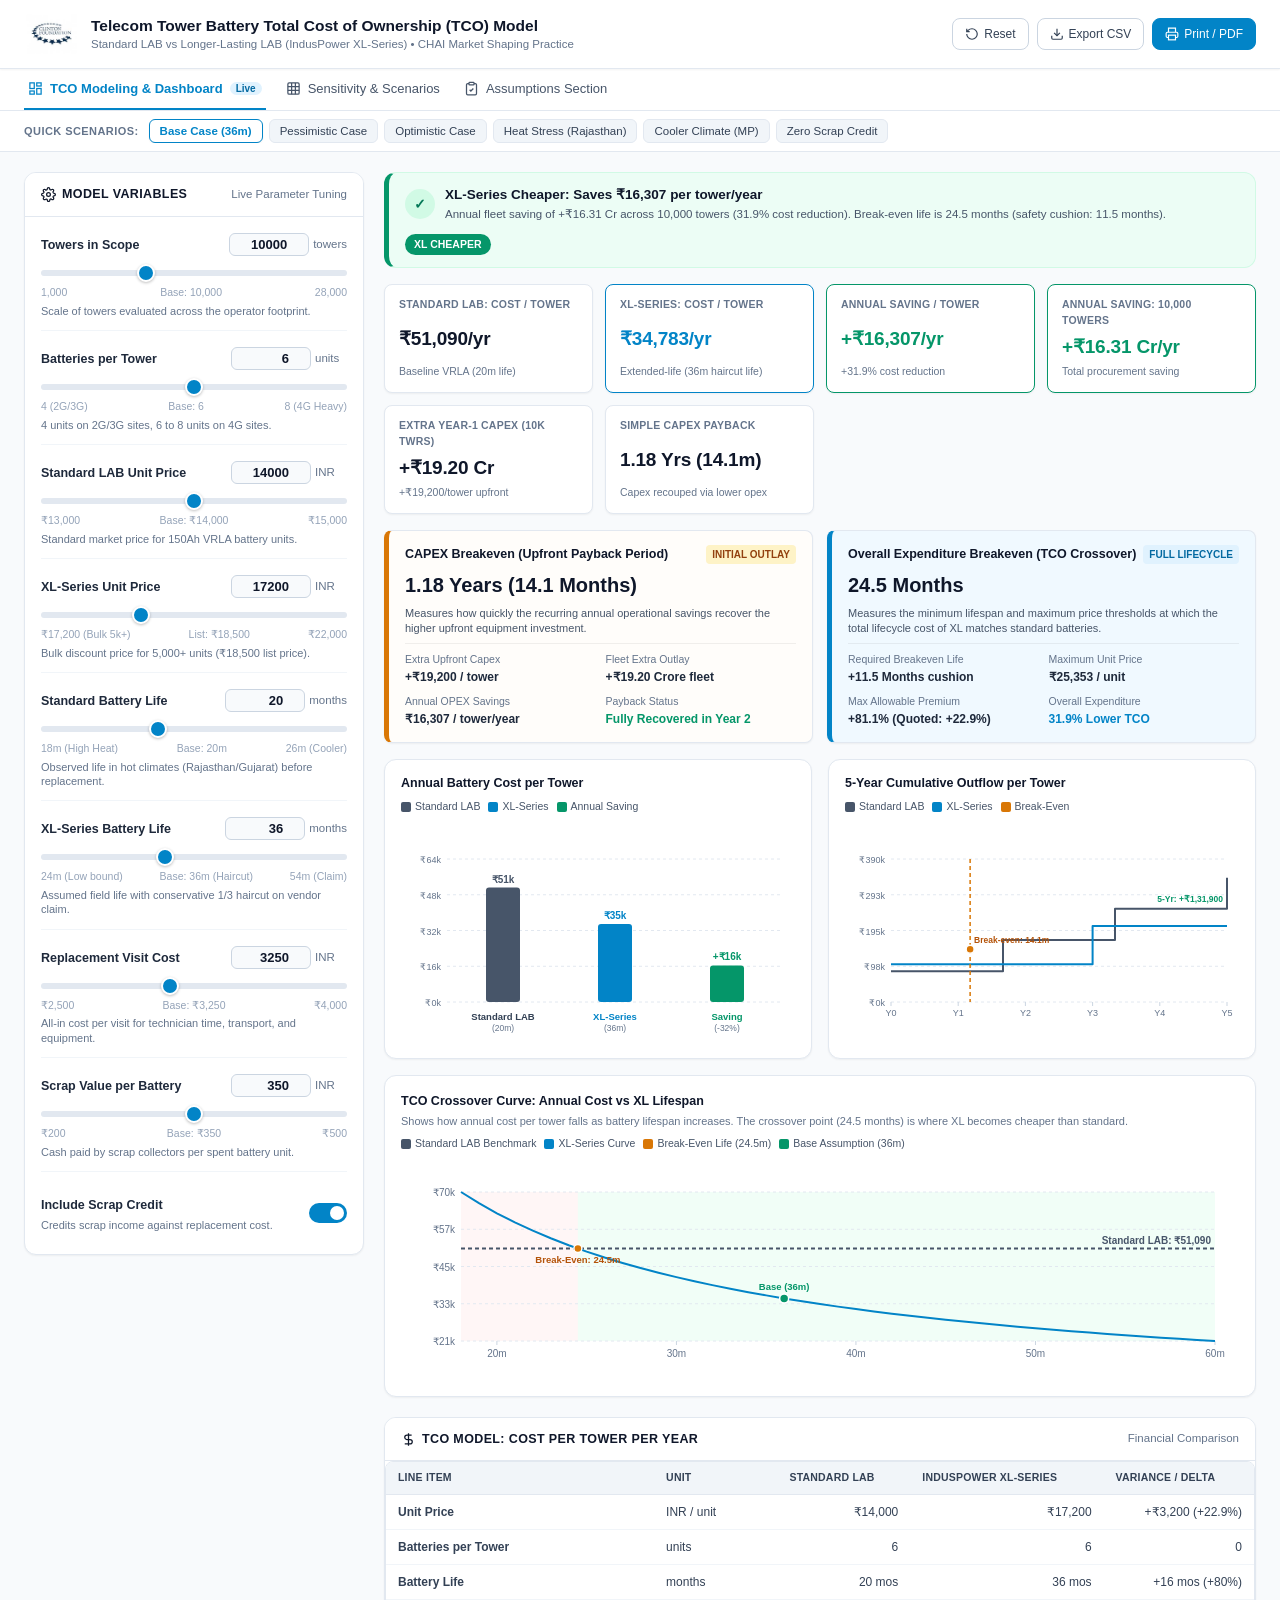
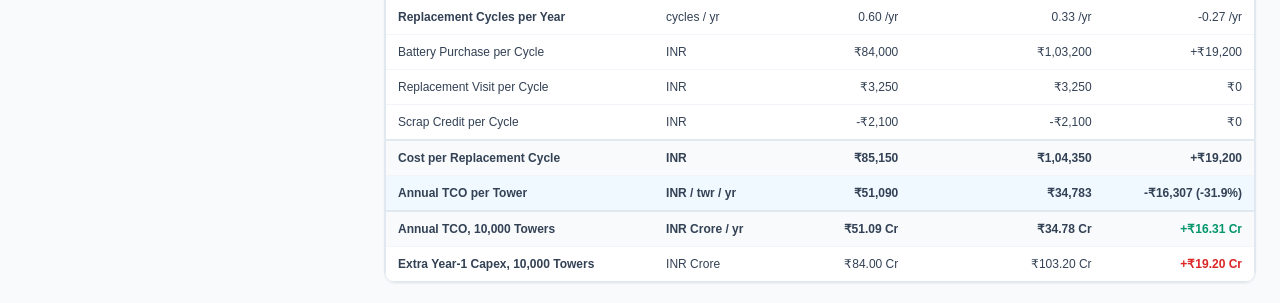
<file: template.html>
<!DOCTYPE html>
<html lang="en">
<head>
  <meta charset="UTF-8">
  <meta name="viewport" content="width=device-width, initial-scale=1.0">
  <title>Telecom Tower Battery TCO Model | CHAI Market Shaping</title>
  <link rel="stylesheet" href="styles.css">
</head>
<body>

  <!-- Header -->
  <header class="app-header">
    <div class="header-inner">
      <div class="brand-section">
        <div class="brand-logo-container">
          <img src="image.jpeg" onerror="this.src='[data-uri]'" alt="CHAI Logo" class="chai-logo">
        </div>
        <div class="brand-text">
          <h1>Telecom Tower Battery Total Cost of Ownership (TCO) Model</h1>
          <p>Standard LAB vs Longer-Lasting LAB (IndusPower XL-Series) &bull; CHAI Market Shaping Practice</p>
        </div>
      </div>

      <div class="header-actions">
        <button type="button" class="action-btn" id="btn-reset" title="Reset all inputs to base case">
          <svg width="14" height="14" viewBox="0 0 24 24" fill="none" stroke="currentColor" stroke-width="2"><path d="M3 12a9 9 0 1 0 9-9 9.75 9.75 0 0 0-6.74 2.74L3 8"/><path d="M3 3v5h5"/></svg>
          Reset
        </button>

        <button type="button" class="action-btn" id="btn-export-csv" title="Download model data as CSV">
          <svg width="14" height="14" viewBox="0 0 24 24" fill="none" stroke="currentColor" stroke-width="2"><path d="M21 15v4a2 2 0 0 1-2 2H5a2 2 0 0 1-2-2v-4"/><polyline points="7 10 12 15 17 10"/><line x1="12" y1="15" x2="12" y2="3"/></svg>
          Export CSV
        </button>

        <button type="button" class="action-btn primary" id="btn-print" title="Print report or export to PDF">
          <svg width="14" height="14" viewBox="0 0 24 24" fill="none" stroke="currentColor" stroke-width="2"><polyline points="6 9 6 2 18 2 18 9"/><path d="M6 18H4a2 2 0 0 1-2-2v-5a2 2 0 0 1 2-2h16a2 2 0 0 1 2 2v5a2 2 0 0 1-2 2h-2"/><rect x="6" y="14" width="12" height="8"/></svg>
          Print / PDF
        </button>
      </div>
    </div>
  </header>

  <!-- Navigation Tabs (3 Main Sections) -->
  <nav class="tab-nav">
    <div class="tab-nav-inner">
      <button type="button" class="tab-btn active" data-tab="tab-dashboard">
        <svg width="15" height="15" viewBox="0 0 24 24" fill="none" stroke="currentColor" stroke-width="2"><rect x="3" y="3" width="7" height="9"/><rect x="14" y="3" width="7" height="5"/><rect x="14" y="12" width="7" height="9"/><rect x="3" y="16" width="7" height="5"/></svg>
        TCO Modeling & Dashboard
        <span class="tab-badge">Live</span>
      </button>

      <button type="button" class="tab-btn" data-tab="tab-sensitivity">
        <svg width="15" height="15" viewBox="0 0 24 24" fill="none" stroke="currentColor" stroke-width="2"><rect x="3" y="3" width="18" height="18" rx="2"/><path d="M3 9h18"/><path d="M3 15h18"/><path d="M9 3v18"/><path d="M15 3v18"/></svg>
        Sensitivity & Scenarios
      </button>

      <button type="button" class="tab-btn" data-tab="tab-assumptions">
        <svg width="15" height="15" viewBox="0 0 24 24" fill="none" stroke="currentColor" stroke-width="2"><path d="M16 4h2a2 2 0 0 1 2 2v14a2 2 0 0 1-2 2H6a2 2 0 0 1-2-2V6a2 2 0 0 1 2-2h2"/><rect x="8" y="2" width="8" height="4" rx="1"/><path d="m9 14 2 2 4-4"/></svg>
        Assumptions Section
      </button>
    </div>
  </nav>

  <!-- Presets Toolbar (Positioned below the 3 tabs, hidden on Assumptions tab) -->
  <div id="preset-bar" class="preset-bar">
    <div class="preset-bar-inner">
      <span class="preset-label">Quick Scenarios:</span>
      <button type="button" class="preset-btn active" data-preset="base">Base Case (36m)</button>
      <button type="button" class="preset-btn" data-preset="pessimistic">Pessimistic Case</button>
      <button type="button" class="preset-btn" data-preset="optimistic">Optimistic Case</button>
      <button type="button" class="preset-btn" data-preset="rajasthan">Heat Stress (Rajasthan)</button>
      <button type="button" class="preset-btn" data-preset="mp">Cooler Climate (MP)</button>
      <button type="button" class="preset-btn" data-preset="cfo_strict">Zero Scrap Credit</button>
    </div>
  </div>

  <!-- Main Content -->
  <main class="app-main">

    <!-- TAB 1: TCO MODELING & DASHBOARD -->
    <div id="tab-dashboard" class="tab-content active">
      <div class="engine-layout">
        
        <!-- Left: Input Controls -->
        <aside class="card card-control-panel">
          <div class="card-header">
            <h2>
              <svg width="15" height="15" viewBox="0 0 24 24" fill="none" stroke="currentColor" stroke-width="2"><circle cx="12" cy="12" r="3"/><path d="M19.4 15a1.65 1.65 0 0 0 .33 1.82l.06.06a2 2 0 0 1 0 2.83 2 2 0 0 1-2.83 0l-.06-.06a1.65 1.65 0 0 0-1.82-.33 1.65 1.65 0 0 0-1 1.51V21a2 2 0 0 1-2 2 2 2 0 0 1-2-2v-.09A1.65 1.65 0 0 0 9 19.4a1.65 1.65 0 0 0-1.82.33l-.06.06a2 2 0 0 1-2.83 0 2 2 0 0 1 0-2.83l.06-.06a1.65 1.65 0 0 0 .33-1.82 1.65 1.65 0 0 0-1.51-1H3a2 2 0 0 1-2-2 2 2 0 0 1 2-2h.09A1.65 1.65 0 0 0 4.6 9a1.65 1.65 0 0 0-.33-1.82l-.06-.06a2 2 0 0 1 0-2.83 2 2 0 0 1 2.83 0l.06.06a1.65 1.65 0 0 0 1.82.33H9a1.65 1.65 0 0 0 1-1.51V3a2 2 0 0 1 2-2 2 2 0 0 1 2 2v.09a1.65 1.65 0 0 0 1 1.51 1.65 1.65 0 0 0 1.82-.33l.06-.06a2 2 0 0 1 2.83 0 2 2 0 0 1 0 2.83l-.06.06a1.65 1.65 0 0 0-.33 1.82V9a1.65 1.65 0 0 0 1.51 1H21a2 2 0 0 1 2 2 2 2 0 0 1-2 2h-.09a1.65 1.65 0 0 0-1.51 1z"/></svg>
              Model Variables
            </h2>
            <p>Live Parameter Tuning</p>
          </div>

          <div class="card-body">
            
            <!-- Towers in Scope -->
            <div class="control-group">
              <div class="control-header">
                <span class="control-label">Towers in Scope</span>
                <div class="control-val-display">
                  <input type="number" id="input-t-num" class="control-val-input" value="10000" min="500" max="30000" step="500">
                  <span class="control-unit">towers</span>
                </div>
              </div>
              <div class="range-wrap">
                <input type="range" id="input-t-range" min="1000" max="28000" step="500" value="10000">
                <div class="range-bounds"><span>1,000</span><span>Base: 10,000</span><span>28,000</span></div>
              </div>
              <div class="control-hint">Scale of towers evaluated across the operator footprint.</div>
            </div>

            <!-- Batteries per Tower (N) -->
            <div class="control-group">
              <div class="control-header">
                <span class="control-label">Batteries per Tower</span>
                <div class="control-val-display">
                  <input type="number" id="input-n-num" class="control-val-input" value="6" min="4" max="8" step="1">
                  <span class="control-unit">units</span>
                </div>
              </div>
              <div class="range-wrap">
                <input type="range" id="input-n-range" min="4" max="8" step="1" value="6">
                <div class="range-bounds"><span>4 (2G/3G)</span><span>Base: 6</span><span>8 (4G Heavy)</span></div>
              </div>
              <div class="control-hint">4 units on 2G/3G sites, 6 to 8 units on 4G sites.</div>
            </div>

            <!-- Standard LAB Unit Price -->
            <div class="control-group">
              <div class="control-header">
                <span class="control-label">Standard LAB Unit Price</span>
                <div class="control-val-display">
                  <input type="number" id="input-p-std-num" class="control-val-input" value="14000" min="12000" max="16000" step="250">
                  <span class="control-unit">INR</span>
                </div>
              </div>
              <div class="range-wrap">
                <input type="range" id="input-p-std-range" min="12000" max="16000" step="250" value="14000">
                <div class="range-bounds"><span>₹13,000</span><span>Base: ₹14,000</span><span>₹15,000</span></div>
              </div>
              <div class="control-hint">Standard market price for 150Ah VRLA battery units.</div>
            </div>

            <!-- XL-Series Unit Price -->
            <div class="control-group">
              <div class="control-header">
                <span class="control-label">XL-Series Unit Price</span>
                <div class="control-val-display">
                  <input type="number" id="input-p-xl-num" class="control-val-input" value="17200" min="15000" max="22000" step="100">
                  <span class="control-unit">INR</span>
                </div>
              </div>
              <div class="range-wrap">
                <input type="range" id="input-p-xl-range" min="15000" max="22000" step="100" value="17200">
                <div class="range-bounds"><span>₹17,200 (Bulk 5k+)</span><span>List: ₹18,500</span><span>₹22,000</span></div>
              </div>
              <div class="control-hint">Bulk discount price for 5,000+ units (₹18,500 list price).</div>
            </div>

            <!-- Standard Battery Life -->
            <div class="control-group">
              <div class="control-header">
                <span class="control-label">Standard Battery Life</span>
                <div class="control-val-display">
                  <input type="number" id="input-life-std-num" class="control-val-input" value="20" min="14" max="30" step="1">
                  <span class="control-unit">months</span>
                </div>
              </div>
              <div class="range-wrap">
                <input type="range" id="input-life-std-range" min="14" max="30" step="1" value="20">
                <div class="range-bounds"><span>18m (High Heat)</span><span>Base: 20m</span><span>26m (Cooler)</span></div>
              </div>
              <div class="control-hint">Observed life in hot climates (Rajasthan/Gujarat) before replacement.</div>
            </div>

            <!-- XL-Series Battery Life -->
            <div class="control-group">
              <div class="control-header">
                <span class="control-label">XL-Series Battery Life</span>
                <div class="control-val-display">
                  <input type="number" id="input-life-xl-num" class="control-val-input" value="36" min="20" max="60" step="1">
                  <span class="control-unit">months</span>
                </div>
              </div>
              <div class="range-wrap">
                <input type="range" id="input-life-xl-range" min="20" max="60" step="1" value="36">
                <div class="range-bounds"><span>24m (Low bound)</span><span>Base: 36m (Haircut)</span><span>54m (Claim)</span></div>
              </div>
              <div class="control-hint">Assumed field life with conservative 1/3 haircut on vendor claim.</div>
            </div>

            <!-- Replacement Visit Cost -->
            <div class="control-group">
              <div class="control-header">
                <span class="control-label">Replacement Visit Cost</span>
                <div class="control-val-display">
                  <input type="number" id="input-c-visit-num" class="control-val-input" value="3250" min="2000" max="5000" step="250">
                  <span class="control-unit">INR</span>
                </div>
              </div>
              <div class="range-wrap">
                <input type="range" id="input-c-visit-range" min="2000" max="5000" step="250" value="3250">
                <div class="range-bounds"><span>₹2,500</span><span>Base: ₹3,250</span><span>₹4,000</span></div>
              </div>
              <div class="control-hint">All-in cost per visit for technician time, transport, and equipment.</div>
            </div>

            <!-- Scrap Value per Battery -->
            <div class="control-group">
              <div class="control-header">
                <span class="control-label">Scrap Value per Battery</span>
                <div class="control-val-display">
                  <input type="number" id="input-s-num" class="control-val-input" value="350" min="200" max="500" step="25">
                  <span class="control-unit">INR</span>
                </div>
              </div>
              <div class="range-wrap">
                <input type="range" id="input-s-range" min="200" max="500" step="25" value="350">
                <div class="range-bounds"><span>₹200</span><span>Base: ₹350</span><span>₹500</span></div>
              </div>
              <div class="control-hint">Cash paid by scrap collectors per spent battery unit.</div>
            </div>

            <!-- Scrap Credit Toggle -->
            <div class="toggle-wrap">
              <div>
                <span class="control-label">Include Scrap Credit</span>
                <div class="control-hint">Credits scrap income against replacement cost.</div>
              </div>
              <label class="switch">
                <input type="checkbox" id="toggle-scrap" checked>
                <span class="slider-round"></span>
              </label>
            </div>

          </div>
        </aside>

        <!-- Right: Dashboard & Visuals -->
        <section class="dashboard-main">
          
          <!-- Live Verdict Banner -->
          <div id="verdict-banner" class="verdict-banner success">
            <div class="verdict-main">
              <div id="verdict-icon" class="verdict-icon">&#10003;</div>
              <div>
                <div id="verdict-title" class="verdict-title">XL-Series Cheaper: Saves ₹16,307 per tower/year</div>
                <div id="verdict-subtitle" class="verdict-subtitle">Annual fleet saving of ₹16.31 Cr across 10,000 towers (31.9% cost reduction). Break-even life is 24.5 months (safety cushion: 11.5 months).</div>
              </div>
            </div>
            <div id="verdict-pill" class="verdict-pill">XL CHEAPER</div>
          </div>

          <!-- Top KPI Cards Grid -->
          <div class="kpi-grid">
            
            <div class="kpi-card">
              <span class="kpi-label">Standard LAB: Cost / Tower</span>
              <span id="kpi-std-tco" class="kpi-value">₹51,090/yr</span>
              <span class="kpi-sub">Baseline VRLA (20m life)</span>
            </div>

            <div class="kpi-card highlight">
              <span class="kpi-label">XL-Series: Cost / Tower</span>
              <span id="kpi-xl-tco" class="kpi-value">₹34,783/yr</span>
              <span class="kpi-sub">Extended-life (36m haircut life)</span>
            </div>

            <div id="card-saving-tower" class="kpi-card positive">
              <span class="kpi-label">Annual Saving / Tower</span>
              <span id="kpi-saving-tower" class="kpi-value">+₹16,307/yr</span>
              <span id="kpi-saving-pct" class="kpi-sub">+31.9% cost reduction</span>
            </div>

            <div id="card-saving-fleet" class="kpi-card positive">
              <span class="kpi-label">Annual Saving: 10,000 Towers</span>
              <span id="kpi-saving-fleet" class="kpi-value">+₹16.31 Cr/yr</span>
              <span class="kpi-sub">Total procurement saving</span>
            </div>

            <div class="kpi-card">
              <span class="kpi-label">Extra Year-1 Capex (10k Twrs)</span>
              <span id="kpi-capex-hurdle" class="kpi-value">+₹19.20 Cr</span>
              <span id="kpi-capex-sub" class="kpi-sub">+₹19,200/tower initial outlay</span>
            </div>

            <div class="kpi-card">
              <span class="kpi-label">Simple Capex Payback</span>
              <span id="kpi-payback" class="kpi-value">1.18 Yrs (14.1 Mos)</span>
              <span class="kpi-sub">Capex recouped via lower opex</span>
            </div>

          </div>

          <!-- Separate Breakeven Callout Cards: CAPEX vs Overall Expenditure -->
          <div class="breakeven-callout-grid">
            
            <!-- Card A: CAPEX Breakeven -->
            <div class="breakeven-card capex">
              <div class="breakeven-title">
                <span>CAPEX Breakeven (Upfront Payback Period)</span>
                <span class="breakeven-badge">Initial Outlay</span>
              </div>
              <div id="be-capex-payback-main" class="breakeven-main-stat">1.18 Years (14.1 Months)</div>
              <div class="breakeven-desc">
                Measures how quickly the recurring annual operational savings recover the higher upfront equipment investment.
              </div>
              <div class="breakeven-metrics">
                <div>
                  <div class="breakeven-metric-label">Extra Upfront Capex</div>
                  <div id="be-capex-outlay-twr" class="breakeven-metric-val">+₹19,200 / tower</div>
                </div>
                <div>
                  <div class="breakeven-metric-label">Fleet Extra Outlay</div>
                  <div id="be-capex-outlay-flt" class="breakeven-metric-val">+₹19.20 Crore</div>
                </div>
                <div>
                  <div class="breakeven-metric-label">Annual OPEX Savings</div>
                  <div id="be-capex-annual-save" class="breakeven-metric-val">₹16,307 / tower/yr</div>
                </div>
                <div>
                  <div class="breakeven-metric-label">Payback Status</div>
                  <div class="breakeven-metric-val" style="color:var(--color-saving);">Fully Recovered in Year 2</div>
                </div>
              </div>
            </div>

            <!-- Card B: Overall Expenditure Breakeven -->
            <div class="breakeven-card overall">
              <div class="breakeven-title">
                <span>Overall Expenditure Breakeven (TCO Crossover)</span>
                <span class="breakeven-badge">Full Lifecycle</span>
              </div>
              <div id="be-overall-life-main" class="breakeven-main-stat">24.5 Months</div>
              <div class="breakeven-desc">
                Measures the minimum lifespan and maximum price thresholds at which the total lifecycle cost of XL matches standard batteries.
              </div>
              <div class="breakeven-metrics">
                <div>
                  <div class="breakeven-metric-label">Required Breakeven Life</div>
                  <div id="be-overall-life-margin" class="breakeven-metric-val">+11.5 Months cushion</div>
                </div>
                <div>
                  <div class="breakeven-metric-label">Maximum Unit Price</div>
                  <div id="be-overall-price-main" class="breakeven-metric-val">₹25,353 / unit</div>
                </div>
                <div>
                  <div class="breakeven-metric-label">Max Allowable Premium</div>
                  <div id="be-overall-prem-main" class="breakeven-metric-val">+81.1% (Quoted: +22.9%)</div>
                </div>
                <div>
                  <div class="breakeven-metric-label">Overall Expenditure</div>
                  <div class="breakeven-metric-val" style="color:var(--color-xl);">31.9% Lower TCO</div>
                </div>
              </div>
            </div>

          </div>

          <!-- Charts Grid -->
          <div class="charts-grid">
            
            <!-- Chart 1: Cost per Tower Breakdown -->
            <div class="chart-card">
              <div class="chart-header">
                <span class="chart-title">Annual Battery Cost per Tower</span>
                <div class="chart-legend">
                  <span class="legend-item"><span class="legend-color" style="background:#475569;"></span> Standard LAB</span>
                  <span class="legend-item"><span class="legend-color" style="background:#0284c7;"></span> XL-Series</span>
                  <span class="legend-item"><span class="legend-color" style="background:#059669;"></span> Annual Saving</span>
                </div>
              </div>
              <div id="chart-cost-breakdown" class="svg-chart-container"></div>
            </div>

            <!-- Chart 2: 5-Year Cumulative Outflow -->
            <div class="chart-card">
              <div class="chart-header">
                <span class="chart-title">5-Year Cumulative Outflow per Tower</span>
                <div class="chart-legend">
                  <span class="legend-item"><span class="legend-color" style="background:#475569;"></span> Standard LAB</span>
                  <span class="legend-item"><span class="legend-color" style="background:#0284c7;"></span> XL-Series</span>
                  <span class="legend-item"><span class="legend-color" style="background:#d97706;"></span> Break-Even</span>
                </div>
              </div>
              <div id="chart-payback-curve" class="svg-chart-container"></div>
            </div>

          </div>

          <!-- Chart 3: Lifespan Crossover Sensitivity Curve -->
          <div class="chart-card" style="margin-bottom: 20px;">
            <div class="chart-header">
              <div>
                <span class="chart-title">TCO Crossover Curve: Annual Cost vs XL Lifespan</span>
                <p style="font-size: 11px; color: var(--slate-500); margin-top: 2px;">Shows how annual cost per tower falls as battery lifespan increases. The crossover point (24.5 months) is where XL becomes cheaper than standard.</p>
              </div>
              <div class="chart-legend">
                <span class="legend-item"><span class="legend-color" style="background:#475569;"></span> Standard LAB Benchmark</span>
                <span class="legend-item"><span class="legend-color" style="background:#0284c7;"></span> XL-Series Curve</span>
                <span class="legend-item"><span class="legend-color" style="background:#d97706;"></span> Break-Even Life (24.5m)</span>
                <span class="legend-item"><span class="legend-color" style="background:#059669;"></span> Base Assumption (36m)</span>
              </div>
            </div>
            <div id="chart-crossover-curve" class="svg-chart-container" style="height: 220px;"></div>
          </div>

          <!-- Table: 5 Columns, Note column removed as requested -->
          <div class="card">
            <div class="card-header">
              <h2>
                <svg width="15" height="15" viewBox="0 0 24 24" fill="none" stroke="currentColor" stroke-width="2"><path d="M12 2v20M17 5H9.5a3.5 3.5 0 0 0 0 7h5a3.5 3.5 0 0 1 0 7H6"/></svg>
                TCO Model: Cost per Tower per Year
              </h2>
              <p>Financial Comparison</p>
            </div>
            
            <div class="table-wrap">
              <table class="data-table">
                <thead>
                  <tr>
                    <th>Line Item</th>
                    <th>Unit</th>
                    <th>Standard LAB</th>
                    <th>IndusPower XL-Series</th>
                    <th>Variance / Delta</th>
                  </tr>
                </thead>
                <tbody>
                  <tr>
                    <td><strong>Unit Price</strong></td>
                    <td>INR / unit</td>
                    <td id="tbl-p-std" class="num">₹14,000</td>
                    <td id="tbl-p-xl" class="num">₹17,200</td>
                    <td id="tbl-p-delta" class="num">+₹3,200 (+22.9%)</td>
                  </tr>
                  <tr>
                    <td><strong>Batteries per Tower</strong></td>
                    <td>units</td>
                    <td id="tbl-n-std" class="num">6</td>
                    <td id="tbl-n-xl" class="num">6</td>
                    <td class="num">0</td>
                  </tr>
                  <tr>
                    <td><strong>Battery Life</strong></td>
                    <td>months</td>
                    <td id="tbl-life-std" class="num">20 mos</td>
                    <td id="tbl-life-xl" class="num">36 mos</td>
                    <td id="tbl-life-delta" class="num">+16 mos (+80%)</td>
                  </tr>
                  <tr>
                    <td><strong>Replacement Cycles per Year</strong></td>
                    <td>cycles / yr</td>
                    <td id="tbl-freq-std" class="num">0.60 /yr</td>
                    <td id="tbl-freq-xl" class="num">0.33 /yr</td>
                    <td id="tbl-freq-delta" class="num">-0.27 /yr</td>
                  </tr>
                  <tr>
                    <td>Battery Purchase per Cycle</td>
                    <td>INR</td>
                    <td id="tbl-bat-std" class="num">₹84,000</td>
                    <td id="tbl-bat-xl" class="num">₹1,03,200</td>
                    <td class="num">+₹19,200</td>
                  </tr>
                  <tr>
                    <td>Replacement Visit per Cycle</td>
                    <td>INR</td>
                    <td id="tbl-vis-std" class="num">₹3,250</td>
                    <td id="tbl-vis-xl" class="num">₹3,250</td>
                    <td class="num">₹0</td>
                  </tr>
                  <tr>
                    <td>Scrap Credit per Cycle</td>
                    <td>INR</td>
                    <td id="tbl-scr-std" class="num">-₹2,100</td>
                    <td id="tbl-scr-xl" class="num">-₹2,100</td>
                    <td class="num">₹0</td>
                  </tr>
                  <tr class="total-row">
                    <td><strong>Cost per Replacement Cycle</strong></td>
                    <td>INR</td>
                    <td id="tbl-cyc-std" class="num">₹85,150</td>
                    <td id="tbl-cyc-xl" class="num">₹1,04,350</td>
                    <td id="tbl-cyc-delta" class="num">+₹19,200</td>
                  </tr>
                  <tr class="highlight-row">
                    <td><strong>Annual TCO per Tower</strong></td>
                    <td>INR / twr / yr</td>
                    <td id="tbl-tco-std" class="num">₹51,090</td>
                    <td id="tbl-tco-xl" class="num">₹34,783</td>
                    <td id="tbl-tco-delta" class="num">-₹16,307 (-31.9%)</td>
                  </tr>
                  <tr class="total-row">
                    <td><strong>Annual TCO, 10,000 Towers</strong></td>
                    <td>INR Crore / yr</td>
                    <td id="tbl-flt-std" class="num">₹51.09 Cr</td>
                    <td id="tbl-flt-xl" class="num">₹34.78 Cr</td>
                    <td id="tbl-flt-delta" class="num" style="color:#059669; font-weight:700;">+₹16.31 Cr / yr</td>
                  </tr>
                  <tr>
                    <td><strong>Extra Year-1 Capex, 10,000 Towers</strong></td>
                    <td>INR Crore</td>
                    <td class="num">₹84.00 Cr</td>
                    <td class="num">₹103.20 Cr</td>
                    <td id="tbl-cfo-capex" class="num" style="color:#dc2626; font-weight:700;">+₹19.20 Cr</td>
                  </tr>
                </tbody>
              </table>
            </div>
          </div>

        </section>

      </div>
    </div>


    <!-- TAB 2: SENSITIVITY & SCENARIOS -->
    <div id="tab-sensitivity" class="tab-content">
      
      <!-- Explicit Callout of the Least Confident Variables -->
      <div class="uncertainty-box">
        <div class="uncertainty-title">
          <svg width="16" height="16" viewBox="0 0 24 24" fill="none" stroke="currentColor" stroke-width="2"><path d="m21.73 18-8-14a2 2 0 0 0-3.48 0l-8 14A2 2 0 0 0 4 21h16a2 2 0 0 0 1.73-3Z"/><line x1="12" y1="9" x2="12" y2="13"/><line x1="12" y1="17" x2="12.01" y2="17"/></svg>
          Key Model Uncertainties: The Two Least Confident Variables
        </div>
        <div class="uncertainty-grid">
          <div class="uncertainty-item">
            <strong>1. Effective Battery Lifespan in Field Conditions (Base: 36 Months)</strong>
            The supplier claims a 48 to 60 month lifespan based on 1,200 cycles in controlled conditions. However, high ambient temperatures above 40&deg;C in states like Rajasthan and Gujarat degrade batteries significantly faster than laboratory ratings. Our model applies a conservative one-third haircut down to 36 months, but full real-world lifespan data is not yet proven.
          </div>
          <div class="uncertainty-item">
            <strong>2. Number of Batteries per Tower (Base: 6 Units)</strong>
            Tower configurations vary widely across networks: 2G/3G sites typically use 4 battery units, while heavier 4G sites use 6 to 8 units. The exact string size across the operator's fleet is unconfirmed. While this variable scales the total rupee savings, our sensitivity analysis proves it does not alter the break-even lifespan threshold.
          </div>
        </div>
      </div>

      <!-- Sensitivity Grid 1 -->
      <div class="heatmap-container">
        <div class="heatmap-header">
          <div class="heatmap-title-row">
            <div class="heatmap-title">Sensitivity Grid 1: Battery Lifespan vs Batteries per Tower</div>
            <div class="heatmap-legend">
              <span class="legend-item"><span class="heat-swatch heat-deep-pos"></span> Large Saving</span>
              <span class="legend-item"><span class="heat-swatch heat-sub-pos"></span> Positive Saving</span>
              <span class="legend-item"><span class="heat-swatch heat-neutral"></span> Break-Even</span>
              <span class="legend-item"><span class="heat-swatch heat-low-neg"></span> Standard Cheaper</span>
            </div>
          </div>
          <div class="table-desc-text">
            <strong>What this table shows:</strong> Evaluates the annual procurement saving per tower (INR) across varying battery lifespans (rows) and string configurations (columns), keeping unit prices at base values (₹14,000 standard vs ₹17,200 XL). Positive green numbers indicate the longer-lasting battery is cheaper; negative red numbers indicate standard batteries are cheaper.
          </div>
        </div>

        <div class="table-wrap">
          <table class="heatmap-table">
            <thead>
              <tr>
                <th class="axis-label" style="text-align:left;">XL Battery Life &darr; | Batteries per Tower &rarr;</th>
                <th>4 units (2G/3G)</th>
                <th>5 units</th>
                <th>6 units (Base)</th>
                <th>7 units</th>
                <th>8 units (4G Heavy)</th>
              </tr>
            </thead>
            <tbody id="heatmap1-body"></tbody>
          </table>
        </div>
        <div class="table-takeaway">
          <strong>Key Insight:</strong> Across all battery string configurations (4 to 8 units), the break-even point remains stable between 24.4 and 24.7 months. The number of batteries per tower changes the total rupee amount saved, but does not alter whether switching is financially viable.
        </div>
      </div>

      <!-- Sensitivity Grid 2 -->
      <div class="heatmap-container">
        <div class="heatmap-header">
          <div class="heatmap-title-row">
            <div class="heatmap-title">Sensitivity Grid 2: Battery Lifespan vs Purchase Price of Longer-Lasting Battery</div>
            <div class="heatmap-legend">
              <span class="legend-item"><span class="heat-swatch heat-deep-pos"></span> XL Cheaper</span>
              <span class="legend-item"><span class="heat-swatch heat-neutral"></span> Break-Even</span>
              <span class="legend-item"><span class="heat-swatch heat-deep-neg"></span> Standard Cheaper</span>
            </div>
          </div>
          <div class="table-desc-text">
            <strong>What this table shows:</strong> Tests the price tolerance of the longer-lasting battery (columns) across different lifespan outcomes (rows), assuming 6 batteries per tower and a standard battery price of ₹14,000.
          </div>
        </div>

        <div class="table-wrap">
          <table class="heatmap-table">
            <thead>
              <tr>
                <th class="axis-label" style="text-align:left;">XL Battery Life &darr; | XL Unit Price &rarr;</th>
                <th>₹15,000</th>
                <th>₹16,000</th>
                <th>₹17,200 (Bulk Quote)</th>
                <th>₹18,500 (List Price)</th>
                <th>₹20,000</th>
                <th>₹22,000</th>
                <th>₹25,000</th>
              </tr>
            </thead>
            <tbody id="heatmap2-body"></tbody>
          </table>
        </div>
        <div class="table-takeaway">
          <strong>Key Insight:</strong> At our conservative base assumption of 36 months, the longer-lasting battery remains cheaper even if the supplier refuses discounts and charges the full ₹18,500 list price (saving ₹13,707 per tower/year). The battery remains cost-effective up to ₹25,353 per unit.
        </div>
      </div>

      <!-- Sensitivity Grid 3 -->
      <div class="heatmap-container">
        <div class="heatmap-header">
          <div class="heatmap-title-row">
            <div class="heatmap-title">Sensitivity Grid 3: Operating Climate (Standard Life) vs Longer-Lasting Battery Life</div>
          </div>
          <div class="table-desc-text">
            <strong>What this table shows:</strong> Compares standard battery lifespan across different operating climates (rows)—from hot clusters like Rajasthan and Gujarat (18 to 20 months) to cooler states like Madhya Pradesh (24 to 26 months)—against varying longer-lasting battery lifespans (columns).
          </div>
        </div>

        <div class="table-wrap">
          <table class="heatmap-table">
            <thead>
              <tr>
                <th class="axis-label" style="text-align:left;">Standard Life (Climate Zone) &darr; | XL Battery Life &rarr;</th>
                <th>24 months</th>
                <th>30 months</th>
                <th>36 months (Base)</th>
                <th>42 months</th>
                <th>48 months</th>
                <th>54 months</th>
              </tr>
            </thead>
            <tbody id="heatmap3-body"></tbody>
          </table>
        </div>
        <div class="table-takeaway">
          <strong>Key Insight:</strong> Financial savings are greatest in high-temperature regions where standard batteries fail rapidly (saving ₹16,307 to ₹21,983 per tower). In cooler regions where standard batteries last 26 months, savings are narrower (₹4,517 per tower), showing that tower operators should prioritize high-heat clusters for initial deployment.
        </div>
      </div>

      <!-- Scenarios Table -->
      <div class="card" style="margin-bottom: 24px;">
        <div class="card-header">
          <h2>
            <svg width="15" height="15" viewBox="0 0 24 24" fill="none" stroke="currentColor" stroke-width="2"><path d="M21 16V8a2 2 0 0 0-1-1.73l-7-4a2 2 0 0 0-2 0l-7 4A2 2 0 0 0 3 8v8a2 2 0 0 0 1 1.73l7 4a2 2 0 0 0 2 0l7-4A2 2 0 0 0 21 16z"/></svg>
            Outer Bounds Scenario Comparison
          </h2>
          <p>Worst-Case vs Base Case vs Best-Case Financial Outcomes</p>
        </div>
        
        <div class="table-wrap">
          <table class="data-table">
            <thead>
              <tr>
                <th>Model Input / Output Metric</th>
                <th>Pessimistic Case (Adverse Bounds)</th>
                <th>Base Case Assumption</th>
                <th>Optimistic Case (Favorable Bounds)</th>
                <th>Active Live Settings</th>
              </tr>
            </thead>
            <tbody>
              <tr>
                <td>Batteries per Tower</td>
                <td>4 units</td>
                <td>6 units</td>
                <td>8 units</td>
                <td>Linked to controls</td>
              </tr>
              <tr>
                <td>Standard Battery Unit Price</td>
                <td>₹13,000</td>
                <td>₹14,000</td>
                <td>₹15,000</td>
                <td>Linked to controls</td>
              </tr>
              <tr>
                <td>XL-Series Battery Unit Price</td>
                <td>₹18,500 (List)</td>
                <td>₹17,200 (Bulk)</td>
                <td>₹17,200 (Bulk)</td>
                <td>Linked to controls</td>
              </tr>
              <tr>
                <td>Standard Battery Lifespan</td>
                <td>24 months</td>
                <td>20 months</td>
                <td>18 months</td>
                <td>Linked to controls</td>
              </tr>
              <tr>
                <td>XL-Series Battery Lifespan</td>
                <td>24 months</td>
                <td>36 months</td>
                <td>54 months</td>
                <td>Linked to controls</td>
              </tr>
              <tr>
                <td>Replacement Visit Cost</td>
                <td>₹2,500</td>
                <td>₹3,250</td>
                <td>₹4,000</td>
                <td>Linked to controls</td>
              </tr>
              <tr class="total-row">
                <td><strong>Annual Cost per Tower: Standard</strong></td>
                <td id="scen-pess-tco-std">₹26,450</td>
                <td id="scen-base-tco-std">₹51,090</td>
                <td id="scen-opt-tco-std">₹81,067</td>
                <td id="scen-curr-tco-std">₹51,090</td>
              </tr>
              <tr class="total-row">
                <td><strong>Annual Cost per Tower: XL-Series</strong></td>
                <td id="scen-pess-tco-xl">₹37,450</td>
                <td id="scen-base-tco-xl">₹34,783</td>
                <td id="scen-opt-tco-xl">₹30,933</td>
                <td id="scen-curr-tco-xl">₹34,783</td>
              </tr>
              <tr class="highlight-row">
                <td><strong>Annual Saving per Tower</strong></td>
                <td id="scen-pess-sav-twr" style="color:#dc2626;">-₹11,000</td>
                <td id="scen-base-sav-twr" style="color:#059669;">+₹16,307</td>
                <td id="scen-opt-sav-twr" style="color:#059669;">+₹50,133</td>
                <td id="scen-curr-sav-twr">+₹16,307</td>
              </tr>
              <tr class="highlight-row">
                <td><strong>Fleet Annual Saving: 10,000 Towers</strong></td>
                <td id="scen-pess-sav-flt" style="color:#dc2626;">-₹11.00 Cr / yr</td>
                <td id="scen-base-sav-flt" style="color:#059669;">+₹16.31 Cr / yr</td>
                <td id="scen-opt-sav-flt" style="color:#059669;">+₹50.13 Cr / yr</td>
                <td id="scen-curr-sav-flt">+₹16.31 Cr / yr</td>
              </tr>
              <tr>
                <td>Extra Year-1 Capex (10,000 Towers)</td>
                <td id="scen-pess-capex">+₹22.00 Cr</td>
                <td id="scen-base-capex">+₹19.20 Cr</td>
                <td id="scen-opt-capex">+₹17.60 Cr</td>
                <td id="scen-curr-capex">+₹19.20 Cr</td>
              </tr>
              <tr>
                <td>XL Lifespan Needed to Break Even</td>
                <td id="scen-pess-be">33.98 months</td>
                <td id="scen-base-be">24.51 months</td>
                <td id="scen-opt-be">20.61 months</td>
                <td id="scen-curr-be">24.51 months</td>
              </tr>
              <tr class="total-row">
                <td><strong>Financial Verdict</strong></td>
                <td id="scen-pess-verdict" style="color:#dc2626;">Standard Cheaper</td>
                <td id="scen-base-verdict" style="color:#059669;">XL Cheaper</td>
                <td id="scen-opt-verdict" style="color:#059669;">XL Cheaper</td>
                <td id="scen-curr-verdict" style="color:#059669;">XL Cheaper</td>
              </tr>
            </tbody>
          </table>
        </div>
      </div>

    </div>


    <!-- TAB 3: ASSUMPTIONS SECTION -->
    <div id="tab-assumptions" class="tab-content">
      
      <!-- Table 1: Model Input Assumptions (Plain English sentences, no source/confidence/notes) -->
      <div class="card" style="margin-bottom: 24px;">
        <div class="card-header">
          <h2>
            <svg width="15" height="15" viewBox="0 0 24 24" fill="none" stroke="currentColor" stroke-width="2"><path d="M14 2H6a2 2 0 0 0-2 2v16a2 2 0 0 0 2 2h12a2 2 0 0 0 2-2V8z"/><polyline points="14 2 14 8 20 8"/></svg>
            Model Input Variables
          </h2>
          <p>Core Model Parameters</p>
        </div>

        <div class="table-wrap">
          <table class="data-table">
            <thead>
              <tr>
                <th>Assumption</th>
                <th>Unit</th>
                <th>Base Case</th>
                <th>Low Range</th>
                <th>High Range</th>
              </tr>
            </thead>
            <tbody>
              <tr>
                <td class="plain-sentence-cell">The telecom tower operator manages an evaluation fleet of 10,000 towers.</td>
                <td>towers</td>
                <td class="num">10,000</td>
                <td class="num">10,000</td>
                <td class="num">10,000</td>
              </tr>
              <tr>
                <td class="plain-sentence-cell">Each telecom tower site operates with 6 battery units in its backup power string.</td>
                <td>units/tower</td>
                <td class="num">6</td>
                <td class="num">4</td>
                <td class="num">8</td>
              </tr>
              <tr>
                <td class="plain-sentence-cell">The unit purchase price for a standard 150Ah lead-acid battery is ₹14,000.</td>
                <td>INR/unit</td>
                <td class="num">14,000</td>
                <td class="num">13,000</td>
                <td class="num">15,000</td>
              </tr>
              <tr>
                <td class="plain-sentence-cell">The unit purchase price for an extended-life XL-Series battery is ₹17,200 for orders of 5,000 or more units.</td>
                <td>INR/unit</td>
                <td class="num">17,200</td>
                <td class="num">17,200</td>
                <td class="num">18,500</td>
              </tr>
              <tr>
                <td class="plain-sentence-cell">A standard battery operating in high-temperature regions lasts an average of 20 months before needing replacement.</td>
                <td>months</td>
                <td class="num">20</td>
                <td class="num">18</td>
                <td class="num">24</td>
              </tr>
              <tr>
                <td class="plain-sentence-cell">An extended-life XL-Series battery is assumed to achieve an effective lifespan of 36 months under Indian field conditions.</td>
                <td>months</td>
                <td class="num">36</td>
                <td class="num">24</td>
                <td class="num">54</td>
              </tr>
              <tr>
                <td class="plain-sentence-cell">The all-in cost for a field technician visit to replace batteries is ₹3,250 per tower visit.</td>
                <td>INR/visit</td>
                <td class="num">3,250</td>
                <td class="num">2,500</td>
                <td class="num">4,000</td>
              </tr>
              <tr>
                <td class="plain-sentence-cell">The cash scrap value received from collectors for each spent battery replaced at the site is ₹350.</td>
                <td>INR/unit</td>
                <td class="num">350</td>
                <td class="num">300</td>
                <td class="num">400</td>
              </tr>
              <tr>
                <td class="plain-sentence-cell">Scrap value income is included as an operational cash credit that reduces net replacement expenses.</td>
                <td>flag</td>
                <td class="num">Yes (1)</td>
                <td class="num">No (0)</td>
                <td class="num">Yes (1)</td>
              </tr>
            </tbody>
          </table>
        </div>
      </div>

      <!-- Table 2: Operational / Structural Assumptions (Plain English sentences only) -->
      <div class="card">
        <div class="card-header">
          <h2>
            <svg width="15" height="15" viewBox="0 0 24 24" fill="none" stroke="currentColor" stroke-width="2"><path d="M12 20h9"/><path d="M16.5 3.5a2.121 2.121 0 0 1 3 3L7 19l-4 1 1-4L16.5 3.5z"/></svg>
            Operational Assumptions
          </h2>
          <p>Structural Modeling Rules</p>
        </div>

        <div class="table-wrap">
          <table class="data-table">
            <thead>
              <tr>
                <th style="width: 50px;">#</th>
                <th>Operational Assumption</th>
              </tr>
            </thead>
            <tbody>
              <tr>
                <td style="font-weight:700;">1</td>
                <td class="plain-sentence-cell">All battery units at a tower site are replaced together in a single technician visit at the end of each operating cycle.</td>
              </tr>
              <tr>
                <td style="font-weight:700;">2</td>
                <td class="plain-sentence-cell">Batteries are replaced when usable capacity drops below the operator's working threshold, which is identical for both options.</td>
              </tr>
              <tr>
                <td style="font-weight:700;">3</td>
                <td class="plain-sentence-cell">Financial figures are evaluated on a nominal annual basis without general price inflation or discounting.</td>
              </tr>
              <tr>
                <td style="font-weight:700;">4</td>
                <td class="plain-sentence-cell">Scrap income is earned for every replaced battery unit and is identical per unit for both battery options.</td>
              </tr>
              <tr>
                <td style="font-weight:700;">5</td>
                <td class="plain-sentence-cell">Technician labor, transport, and equipment costs per replacement visit are identical for installing both types of batteries.</td>
              </tr>
              <tr>
                <td style="font-weight:700;">6</td>
                <td class="plain-sentence-cell">Batteries are assumed to achieve their stated operating life on average without premature random cell failures.</td>
              </tr>
              <tr>
                <td style="font-weight:700;">7</td>
                <td class="plain-sentence-cell">Both battery types have a 150Ah capacity rating and deliver equivalent usable power backup to the telecom tower.</td>
              </tr>
              <tr>
                <td style="font-weight:700;">8</td>
                <td class="plain-sentence-cell">Environmental and health impacts from battery recycling are excluded to keep the financial evaluation strictly focused on procurement costs.</td>
              </tr>
              <tr>
                <td style="font-weight:700;">9</td>
                <td class="plain-sentence-cell">Taxes, freight, and standard installation are excluded from the model and assumed equal across both battery options.</td>
              </tr>
              <tr>
                <td style="font-weight:700;">10</td>
                <td class="plain-sentence-cell">The standard battery lifespan of 20 months in high-temperature regions is applied across the evaluation fleet.</td>
              </tr>
              <tr>
                <td style="font-weight:700;">11</td>
                <td class="plain-sentence-cell">The bulk purchase price of ₹17,200 applies to the full 10,000-tower deployment because total order volume exceeds 5,000 units.</td>
              </tr>
              <tr>
                <td style="font-weight:700;">12</td>
                <td class="plain-sentence-cell">Performance data from ongoing field deployments is not used to adjust the baseline lifespan assumption until complete failure data is available.</td>
              </tr>
            </tbody>
          </table>
        </div>
      </div>

    </div>

  </main>

  <script src="app.js"></script>
</body>
</html>
</file>
<file: styles.css>
/* CHAI Telecom Tower Battery TCO Model - Stylesheet */
:root {
  --slate-50: #f8fafc;
  --slate-100: #f1f5f9;
  --slate-200: #e2e8f0;
  --slate-300: #cbd5e1;
  --slate-400: #94a3b8;
  --slate-500: #64748b;
  --slate-600: #475569;
  --slate-700: #334155;
  --slate-800: #1e293b;
  --slate-900: #0f172a;

  --color-std: #475569;        /* Standard LAB: Slate Gray */
  --color-xl: #0284c7;         /* XL-Series: Blue */
  --color-saving: #059669;     /* Savings / Favorable: Green */
  --color-adverse: #dc2626;    /* Extra Cost / Adverse: Red */
  --color-crossover: #d97706;  /* Break-even Crossover: Amber */

  --radius-sm: 6px;
  --radius-md: 8px;
  --radius-lg: 12px;
  --shadow-sm: 0 1px 2px 0 rgb(0 0 0 / 0.05);
  --shadow-md: 0 4px 6px -1px rgb(0 0 0 / 0.1), 0 2px 4px -2px rgb(0 0 0 / 0.1);
}

* {
  box-sizing: border-box;
  margin: 0;
  padding: 0;
}

body {
  font-family: -apple-system, BlinkMacSystemFont, "Segoe UI", Roboto, "Helvetica Neue", Arial, sans-serif;
  background-color: var(--slate-50);
  color: var(--slate-800);
  line-height: 1.5;
  font-size: 14px;
  -webkit-font-smoothing: antialiased;
  -webkit-tap-highlight-color: transparent;
}

/* Header */
header.app-header {
  background: #ffffff;
  border-bottom: 1px solid var(--slate-200);
  padding: 12px 24px;
  position: sticky;
  top: 0;
  z-index: 50;
  box-shadow: var(--shadow-sm);
}

.header-inner {
  max-width: 1440px;
  margin: 0 auto;
  display: flex;
  align-items: center;
  justify-content: space-between;
  flex-wrap: wrap;
  gap: 12px;
}

.brand-section {
  display: flex;
  align-items: center;
  gap: 12px;
}

.brand-logo-container {
  display: flex;
  align-items: center;
  justify-content: center;
  background: #ffffff;
  padding: 2px;
  border-radius: var(--radius-sm);
  flex-shrink: 0;
}

.chai-logo {
  height: 40px;
  width: auto;
  object-fit: contain;
  display: block;
}

.brand-text h1 {
  font-size: 15.5px;
  font-weight: 700;
  color: var(--slate-900);
  line-height: 1.25;
}

.brand-text p {
  font-size: 11.5px;
  color: var(--slate-500);
  margin-top: 2px;
  line-height: 1.2;
}

.header-actions {
  display: flex;
  align-items: center;
  gap: 8px;
  flex-wrap: wrap;
}

.action-btn {
  display: inline-flex;
  align-items: center;
  justify-content: center;
  gap: 5px;
  background: #ffffff;
  border: 1px solid var(--slate-300);
  font-size: 12px;
  font-weight: 500;
  color: var(--slate-700);
  padding: 6px 12px;
  border-radius: var(--radius-md);
  cursor: pointer;
  transition: all 0.15s ease;
  min-height: 32px;
}

.action-btn:hover {
  background: var(--slate-50);
  color: var(--slate-900);
  border-color: var(--slate-400);
}

.action-btn.primary {
  background: var(--color-xl);
  border-color: var(--color-xl);
  color: #ffffff;
}

.action-btn.primary:hover {
  background: #0369a1;
}

/* Tabs Navigation */
nav.tab-nav {
  background: #ffffff;
  border-bottom: 1px solid var(--slate-200);
  padding: 0 24px;
}

.tab-nav-inner {
  max-width: 1440px;
  margin: 0 auto;
  display: flex;
  gap: 16px;
  overflow-x: auto;
  -webkit-overflow-scrolling: touch;
  scrollbar-width: none;
}

.tab-nav-inner::-webkit-scrollbar {
  display: none;
}

.tab-btn {
  background: transparent;
  border: none;
  border-bottom: 2px solid transparent;
  font-size: 13px;
  font-weight: 500;
  color: var(--slate-600);
  padding: 12px 4px;
  cursor: pointer;
  display: flex;
  align-items: center;
  gap: 7px;
  white-space: nowrap;
  transition: all 0.15s ease;
  flex-shrink: 0;
}

.tab-btn:hover {
  color: var(--slate-900);
  border-bottom-color: var(--slate-300);
}

.tab-btn.active {
  color: var(--color-xl);
  border-bottom-color: var(--color-xl);
  font-weight: 600;
}

.tab-badge {
  font-size: 10px;
  padding: 1px 6px;
  border-radius: 10px;
  background: var(--slate-100);
  color: var(--slate-600);
}

.tab-btn.active .tab-badge {
  background: #e0f2fe;
  color: #0369a1;
}

/* Preset Toolbar Below Tabs */
.preset-bar {
  background: #ffffff;
  border-bottom: 1px solid var(--slate-200);
  padding: 8px 24px;
}

.preset-bar-inner {
  max-width: 1440px;
  margin: 0 auto;
  display: flex;
  align-items: center;
  gap: 6px;
  overflow-x: auto;
  -webkit-overflow-scrolling: touch;
  scrollbar-width: none;
}

.preset-bar-inner::-webkit-scrollbar {
  display: none;
}

.preset-label {
  font-size: 11px;
  font-weight: 700;
  color: var(--slate-500);
  text-transform: uppercase;
  margin-right: 4px;
  letter-spacing: 0.04em;
  white-space: nowrap;
  flex-shrink: 0;
}

.preset-btn {
  background: var(--slate-100);
  border: 1px solid var(--slate-200);
  font-size: 11.5px;
  font-weight: 500;
  color: var(--slate-700);
  padding: 5px 10px;
  border-radius: var(--radius-sm);
  cursor: pointer;
  transition: all 0.15s ease;
  white-space: nowrap;
  flex-shrink: 0;
}

.preset-btn:hover {
  background: #ffffff;
  color: var(--slate-900);
  border-color: var(--slate-300);
}

.preset-btn.active {
  background: #ffffff;
  color: var(--color-xl);
  border-color: var(--color-xl);
  font-weight: 600;
  box-shadow: var(--shadow-sm);
}

/* Main Container */
main.app-main {
  max-width: 1440px;
  margin: 0 auto;
  padding: 20px 24px;
}

.tab-content {
  display: none;
}

.tab-content.active {
  display: block;
}

/* Engine Layout */
.engine-layout {
  display: grid;
  grid-template-columns: 340px 1fr;
  gap: 20px;
  align-items: start;
}

/* Cards */
.card {
  background: #ffffff;
  border-radius: var(--radius-lg);
  border: 1px solid var(--slate-200);
  box-shadow: var(--shadow-sm);
  overflow: hidden;
}

.card-header {
  padding: 12px 16px;
  border-bottom: 1px solid var(--slate-200);
  display: flex;
  align-items: center;
  justify-content: space-between;
  background: #ffffff;
}

.card-header h2 {
  font-size: 12.5px;
  font-weight: 700;
  color: var(--slate-900);
  text-transform: uppercase;
  letter-spacing: 0.03em;
  display: flex;
  align-items: center;
  gap: 6px;
}

.card-header p {
  font-size: 11.5px;
  color: var(--slate-500);
}

.card-body {
  padding: 16px;
}

/* Controls */
.control-group {
  margin-bottom: 16px;
  padding-bottom: 12px;
  border-bottom: 1px solid var(--slate-100);
}

.control-group:last-child {
  margin-bottom: 0;
  padding-bottom: 0;
  border-bottom: none;
}

.control-header {
  display: flex;
  justify-content: space-between;
  align-items: baseline;
  margin-bottom: 5px;
}

.control-label {
  font-size: 12.5px;
  font-weight: 600;
  color: var(--slate-800);
}

.control-val-display {
  display: flex;
  align-items: center;
  gap: 4px;
}

.control-val-input {
  width: 80px;
  font-size: 13px;
  font-weight: 600;
  color: var(--slate-900);
  padding: 3px 6px;
  border: 1px solid var(--slate-300);
  border-radius: var(--radius-sm);
  text-align: right;
  background: var(--slate-50);
}

.control-val-input:focus {
  outline: none;
  border-color: var(--color-xl);
  background: #ffffff;
}

.control-unit {
  font-size: 11.5px;
  color: var(--slate-500);
  min-width: 32px;
}

.range-wrap {
  position: relative;
  margin-top: 4px;
}

input[type="range"] {
  width: 100%;
  height: 6px;
  -webkit-appearance: none;
  appearance: none;
  background: var(--slate-200);
  border-radius: 3px;
  outline: none;
  cursor: pointer;
  touch-action: pan-y;
}

input[type="range"]::-webkit-slider-thumb {
  -webkit-appearance: none;
  appearance: none;
  width: 18px;
  height: 18px;
  border-radius: 50%;
  background: var(--color-xl);
  border: 2px solid #ffffff;
  box-shadow: 0 1px 3px rgba(0,0,0,0.25);
  cursor: pointer;
}

.range-bounds {
  display: flex;
  justify-content: space-between;
  font-size: 10.5px;
  color: var(--slate-400);
  margin-top: 3px;
}

.control-hint {
  font-size: 11px;
  color: var(--slate-500);
  margin-top: 3px;
  line-height: 1.3;
}

/* Switch */
.toggle-wrap {
  display: flex;
  align-items: center;
  justify-content: space-between;
  padding: 6px 0;
}

.switch {
  position: relative;
  display: inline-block;
  width: 38px;
  height: 20px;
  flex-shrink: 0;
}

.switch input {
  opacity: 0;
  width: 0;
  height: 0;
}

.slider-round {
  position: absolute;
  cursor: pointer;
  top: 0; left: 0; right: 0; bottom: 0;
  background-color: var(--slate-300);
  transition: .2s;
  border-radius: 20px;
}

.slider-round:before {
  position: absolute;
  content: "";
  height: 14px;
  width: 14px;
  left: 3px;
  bottom: 3px;
  background-color: white;
  transition: .2s;
  border-radius: 50%;
}

input:checked + .slider-round {
  background-color: var(--color-xl);
}

input:checked + .slider-round:before {
  transform: translateX(18px);
}

/* Verdict Banner */
.verdict-banner {
  padding: 12px 16px;
  border-radius: var(--radius-lg);
  margin-bottom: 16px;
  display: flex;
  align-items: center;
  justify-content: space-between;
  flex-wrap: wrap;
  gap: 10px;
  border-left: 5px solid transparent;
}

.verdict-banner.success {
  background: #ecfdf5;
  border: 1px solid #d1fae5;
  border-left: 5px solid var(--color-saving);
}

.verdict-banner.danger {
  background: #fef2f2;
  border: 1px solid #fee2e2;
  border-left: 5px solid var(--color-adverse);
}

.verdict-banner.warning {
  background: #fffbeb;
  border: 1px solid #fef3c7;
  border-left: 5px solid var(--color-crossover);
}

.verdict-main {
  display: flex;
  align-items: center;
  gap: 10px;
}

.verdict-icon {
  width: 30px;
  height: 30px;
  border-radius: 50%;
  display: flex;
  align-items: center;
  justify-content: center;
  font-weight: 700;
  font-size: 14px;
  flex-shrink: 0;
}

.verdict-banner.success .verdict-icon {
  background: #d1fae5;
  color: #047857;
}

.verdict-banner.danger .verdict-icon {
  background: #fee2e2;
  color: #b91c1c;
}

.verdict-banner.warning .verdict-icon {
  background: #fef3c7;
  color: #b45309;
}

.verdict-title {
  font-size: 13.5px;
  font-weight: 700;
  color: var(--slate-900);
}

.verdict-subtitle {
  font-size: 11.5px;
  color: var(--slate-600);
  margin-top: 1px;
}

.verdict-pill {
  padding: 3px 9px;
  border-radius: 20px;
  font-size: 10.5px;
  font-weight: 700;
  white-space: nowrap;
}

.verdict-banner.success .verdict-pill {
  background: var(--color-saving);
  color: #ffffff;
}

.verdict-banner.danger .verdict-pill {
  background: var(--color-adverse);
  color: #ffffff;
}

.verdict-banner.warning .verdict-pill {
  background: var(--color-crossover);
  color: #ffffff;
}

/* KPI Cards */
.kpi-grid {
  display: grid;
  grid-template-columns: repeat(auto-fit, minmax(170px, 1fr));
  gap: 12px;
  margin-bottom: 16px;
}

.kpi-card {
  background: #ffffff;
  border: 1px solid var(--slate-200);
  border-radius: var(--radius-md);
  padding: 12px 14px;
  box-shadow: var(--shadow-sm);
  display: flex;
  flex-direction: column;
  justify-content: space-between;
}

.kpi-label {
  font-size: 10.5px;
  font-weight: 600;
  text-transform: uppercase;
  color: var(--slate-500);
  margin-bottom: 4px;
  letter-spacing: 0.02em;
}

.kpi-value {
  font-size: 19px;
  font-weight: 700;
  color: var(--slate-900);
  letter-spacing: -0.01em;
}

.kpi-sub {
  font-size: 10.5px;
  color: var(--slate-500);
  margin-top: 3px;
}

.kpi-card.highlight {
  border-color: var(--color-xl);
}

.kpi-card.highlight .kpi-value {
  color: var(--color-xl);
}

.kpi-card.positive {
  border-color: var(--color-saving);
}

.kpi-card.positive .kpi-value {
  color: var(--color-saving);
}

.kpi-card.negative {
  border-color: var(--color-adverse);
}

.kpi-card.negative .kpi-value {
  color: var(--color-adverse);
}

/* Separate Breakeven Callout Cards */
.breakeven-callout-grid {
  display: grid;
  grid-template-columns: 1fr 1fr;
  gap: 14px;
  margin-bottom: 16px;
}

.breakeven-card {
  background: #ffffff;
  border: 1px solid var(--slate-200);
  border-radius: var(--radius-md);
  padding: 14px 16px;
  box-shadow: var(--shadow-sm);
}

.breakeven-card.capex {
  border-left: 5px solid var(--color-crossover);
  background: #fffdfa;
}

.breakeven-card.overall {
  border-left: 5px solid var(--color-xl);
  background: #f0f9ff;
}

.breakeven-title {
  font-size: 12.5px;
  font-weight: 700;
  color: var(--slate-900);
  margin-bottom: 6px;
  display: flex;
  align-items: center;
  justify-content: space-between;
  gap: 6px;
}

.breakeven-badge {
  font-size: 10px;
  font-weight: 700;
  padding: 2px 6px;
  border-radius: 4px;
  text-transform: uppercase;
  white-space: nowrap;
}

.breakeven-card.capex .breakeven-badge {
  background: #fef3c7;
  color: #92400e;
}

.breakeven-card.overall .breakeven-badge {
  background: #e0f2fe;
  color: #0369a1;
}

.breakeven-main-stat {
  font-size: 20px;
  font-weight: 700;
  color: var(--slate-900);
  margin-bottom: 2px;
}

.breakeven-metrics {
  display: grid;
  grid-template-columns: 1fr 1fr;
  gap: 8px 10px;
  margin-top: 8px;
  padding-top: 8px;
  border-top: 1px solid rgba(0,0,0,0.06);
}

.breakeven-metric-label {
  font-size: 10.5px;
  color: var(--slate-500);
}

.breakeven-metric-val {
  font-size: 12px;
  font-weight: 600;
  color: var(--slate-800);
}

.breakeven-desc {
  font-size: 11px;
  color: var(--slate-600);
  line-height: 1.35;
  margin-top: 6px;
}

/* Charts Grid */
.charts-grid {
  display: grid;
  grid-template-columns: 1fr 1fr;
  gap: 16px;
  margin-bottom: 16px;
}

.chart-card {
  background: #ffffff;
  border: 1px solid var(--slate-200);
  border-radius: var(--radius-lg);
  padding: 14px 16px;
  box-shadow: var(--shadow-sm);
}

.chart-header {
  display: flex;
  justify-content: space-between;
  align-items: baseline;
  margin-bottom: 10px;
  flex-wrap: wrap;
  gap: 6px;
}

.chart-title {
  font-size: 12.5px;
  font-weight: 700;
  color: var(--slate-900);
}

.chart-legend {
  display: flex;
  gap: 8px;
  font-size: 10.5px;
  color: var(--slate-600);
  flex-wrap: wrap;
}

.legend-item {
  display: flex;
  align-items: center;
  gap: 4px;
}

.legend-color {
  width: 10px;
  height: 10px;
  border-radius: 2px;
  display: inline-block;
  flex-shrink: 0;
}

.svg-chart-container {
  width: 100%;
  height: 220px;
  position: relative;
}

.svg-chart {
  width: 100%;
  height: 100%;
  display: block;
}

/* Data Table */
.table-wrap {
  overflow-x: auto;
  -webkit-overflow-scrolling: touch;
  border-radius: var(--radius-md);
  border: 1px solid var(--slate-200);
  background: #ffffff;
}

table.data-table {
  width: 100%;
  border-collapse: collapse;
  text-align: left;
  font-size: 12px;
  min-width: 520px;
}

table.data-table th {
  background: var(--slate-100);
  color: var(--slate-700);
  font-weight: 600;
  padding: 8px 12px;
  border-bottom: 1px solid var(--slate-200);
  text-transform: uppercase;
  font-size: 10.5px;
  letter-spacing: 0.02em;
  white-space: nowrap;
}

table.data-table td {
  padding: 8px 12px;
  border-bottom: 1px solid var(--slate-100);
  color: var(--slate-700);
}

table.data-table tr:last-child td {
  border-bottom: none;
}

table.data-table tr.total-row {
  background: var(--slate-50);
  font-weight: 700;
  color: var(--slate-900);
  border-top: 2px solid var(--slate-200);
}

table.data-table tr.highlight-row {
  background: #f0f9ff;
  font-weight: 700;
  color: #0369a1;
}

table.data-table td.num {
  text-align: right;
  font-variant-numeric: tabular-nums;
  white-space: nowrap;
}

/* Sensitivity Section Styles */
.uncertainty-box {
  background: #fffdf5;
  border: 1px solid #fef3c7;
  border-left: 5px solid var(--color-crossover);
  border-radius: var(--radius-md);
  padding: 14px 16px;
  margin-bottom: 18px;
  box-shadow: var(--shadow-sm);
}

.uncertainty-title {
  font-size: 13px;
  font-weight: 700;
  color: #92400e;
  margin-bottom: 6px;
  display: flex;
  align-items: center;
  gap: 6px;
}

.uncertainty-grid {
  display: grid;
  grid-template-columns: 1fr 1fr;
  gap: 14px;
  font-size: 12px;
  color: #78350f;
  line-height: 1.4;
}

.uncertainty-item strong {
  color: #92400e;
  display: block;
  margin-bottom: 2px;
  font-size: 12.5px;
}

.heatmap-container {
  background: #ffffff;
  border: 1px solid var(--slate-200);
  border-radius: var(--radius-lg);
  padding: 16px;
  margin-bottom: 18px;
  box-shadow: var(--shadow-sm);
}

.heatmap-header {
  margin-bottom: 10px;
}

.heatmap-title-row {
  display: flex;
  justify-content: space-between;
  align-items: baseline;
  flex-wrap: wrap;
  gap: 6px;
}

.heatmap-title {
  font-size: 13px;
  font-weight: 700;
  color: var(--slate-900);
}

.table-desc-text {
  font-size: 11.5px;
  color: var(--slate-600);
  margin-top: 3px;
  line-height: 1.35;
}

.heatmap-legend {
  display: flex;
  align-items: center;
  gap: 8px;
  font-size: 10.5px;
  color: var(--slate-600);
  flex-wrap: wrap;
}

.heat-swatch {
  display: inline-block;
  width: 10px;
  height: 10px;
  border-radius: 2px;
}

table.heatmap-table {
  width: 100%;
  border-collapse: collapse;
  font-size: 11.5px;
  min-width: 480px;
}

table.heatmap-table th, table.heatmap-table td {
  padding: 7px 8px;
  text-align: center;
  border: 1px solid var(--slate-200);
  font-variant-numeric: tabular-nums;
  white-space: nowrap;
}

table.heatmap-table th {
  background: var(--slate-100);
  color: var(--slate-700);
  font-weight: 600;
}

table.heatmap-table th.axis-label {
  background: var(--slate-200);
  color: var(--slate-800);
}

/* Heatmap cell coloring */
td.heat-deep-pos { background-color: #059669; color: #ffffff; font-weight: 600; }
td.heat-med-pos  { background-color: #34d399; color: #064e3b; }
td.heat-low-pos  { background-color: #a7f3d0; color: #064e3b; }
td.heat-sub-pos  { background-color: #d1fae5; color: #064e3b; }
td.heat-neutral  { background-color: #fef3c7; color: #92400e; font-weight: 600; }
td.heat-low-neg  { background-color: #fee2e2; color: #991b1b; }
td.heat-med-neg  { background-color: #fca5a5; color: #991b1b; }
td.heat-deep-neg { background-color: #dc2626; color: #ffffff; font-weight: 700; }

td.heat-active-marker {
  outline: 3px solid #0284c7;
  position: relative;
  z-index: 2;
  box-shadow: 0 0 8px rgba(2, 132, 199, 0.4);
}

.table-takeaway {
  font-size: 11.5px;
  color: var(--slate-700);
  margin-top: 8px;
  padding: 6px 10px;
  background: var(--slate-50);
  border-radius: var(--radius-sm);
  border-left: 3px solid var(--color-xl);
  line-height: 1.35;
}

.plain-sentence-cell {
  font-size: 12.5px;
  color: var(--slate-800);
  line-height: 1.4;
}

/* ======================================================== */
/* RESPONSIVE & MOBILE SCREEN OPTIMIZATIONS (< 1040px)      */
/* ======================================================== */
@media (max-width: 1040px) {
  .engine-layout {
    grid-template-columns: 1fr;
  }
  .charts-grid {
    grid-template-columns: 1fr;
  }
}

/* TABLET & MOBILE (< 840px) */
@media (max-width: 840px) {
  header.app-header {
    padding: 10px 16px;
  }
  nav.tab-nav {
    padding: 0 16px;
  }
  .preset-bar {
    padding: 8px 16px;
  }
  main.app-main {
    padding: 16px;
  }
  .breakeven-callout-grid {
    grid-template-columns: 1fr;
  }
  .uncertainty-grid {
    grid-template-columns: 1fr;
    gap: 10px;
  }
}

/* MOBILE PHONES (< 640px) */
@media (max-width: 640px) {
  header.app-header {
    padding: 8px 12px;
  }
  .brand-section {
    gap: 8px;
  }
  .chai-logo {
    height: 32px;
  }
  .brand-text h1 {
    font-size: 13.5px;
  }
  .brand-text p {
    font-size: 10.5px;
  }
  .header-actions {
    width: 100%;
    justify-content: flex-end;
    gap: 6px;
  }
  .action-btn {
    padding: 4px 8px;
    font-size: 11px;
    min-height: 28px;
  }
  
  nav.tab-nav {
    padding: 0 12px;
  }
  .tab-btn {
    font-size: 12px;
    padding: 10px 2px;
    gap: 5px;
  }

  .preset-bar {
    padding: 6px 12px;
  }
  .preset-btn {
    padding: 4px 8px;
    font-size: 11px;
  }

  main.app-main {
    padding: 12px 10px;
  }

  .card-header {
    padding: 10px 12px;
  }
  .card-body {
    padding: 12px;
  }

  .kpi-grid {
    grid-template-columns: repeat(2, 1fr);
    gap: 8px;
  }
  .kpi-card {
    padding: 10px;
  }
  .kpi-label {
    font-size: 9.5px;
  }
  .kpi-value {
    font-size: 16.5px;
  }
  .kpi-sub {
    font-size: 9.5px;
  }

  .breakeven-card {
    padding: 12px 14px;
  }
  .breakeven-main-stat {
    font-size: 18px;
  }
  .breakeven-metrics {
    grid-template-columns: 1fr 1fr;
    gap: 6px;
  }

  .chart-card {
    padding: 12px;
  }
  .svg-chart-container {
    height: 200px;
  }

  .verdict-banner {
    padding: 10px 12px;
    flex-direction: column;
    align-items: flex-start;
  }
  .verdict-pill {
    align-self: flex-start;
  }

  .heatmap-container {
    padding: 12px;
  }
}

/* VERY SMALL SCREENS (< 380px) */
@media (max-width: 380px) {
  .kpi-grid {
    grid-template-columns: 1fr;
  }
  .breakeven-metrics {
    grid-template-columns: 1fr;
  }
}

/* TOUCH TARGET ENHANCEMENTS */
@media (pointer: coarse) {
  input[type="range"] {
    height: 8px;
  }
  input[type="range"]::-webkit-slider-thumb {
    width: 22px;
    height: 22px;
  }
  .preset-btn {
    padding: 6px 10px;
  }
  .tab-btn {
    padding: 12px 6px;
  }
  .switch {
    width: 44px;
    height: 24px;
  }
  .slider-round:before {
    height: 18px;
    width: 18px;
  }
  input:checked + .slider-round:before {
    transform: translateX(20px);
  }
}

/* Print Media */
@media print {
  body { background: #ffffff; font-size: 12px; }
  header.app-header { position: static; box-shadow: none; border-bottom: 1px solid #000; padding: 10px 0; }
  .header-actions, nav.tab-nav, .preset-bar, .action-btn { display: none !important; }
  .tab-content { display: block !important; page-break-after: always; }
  .engine-layout { display: block; }
  .card-control-panel { display: none; }
}
</file>
